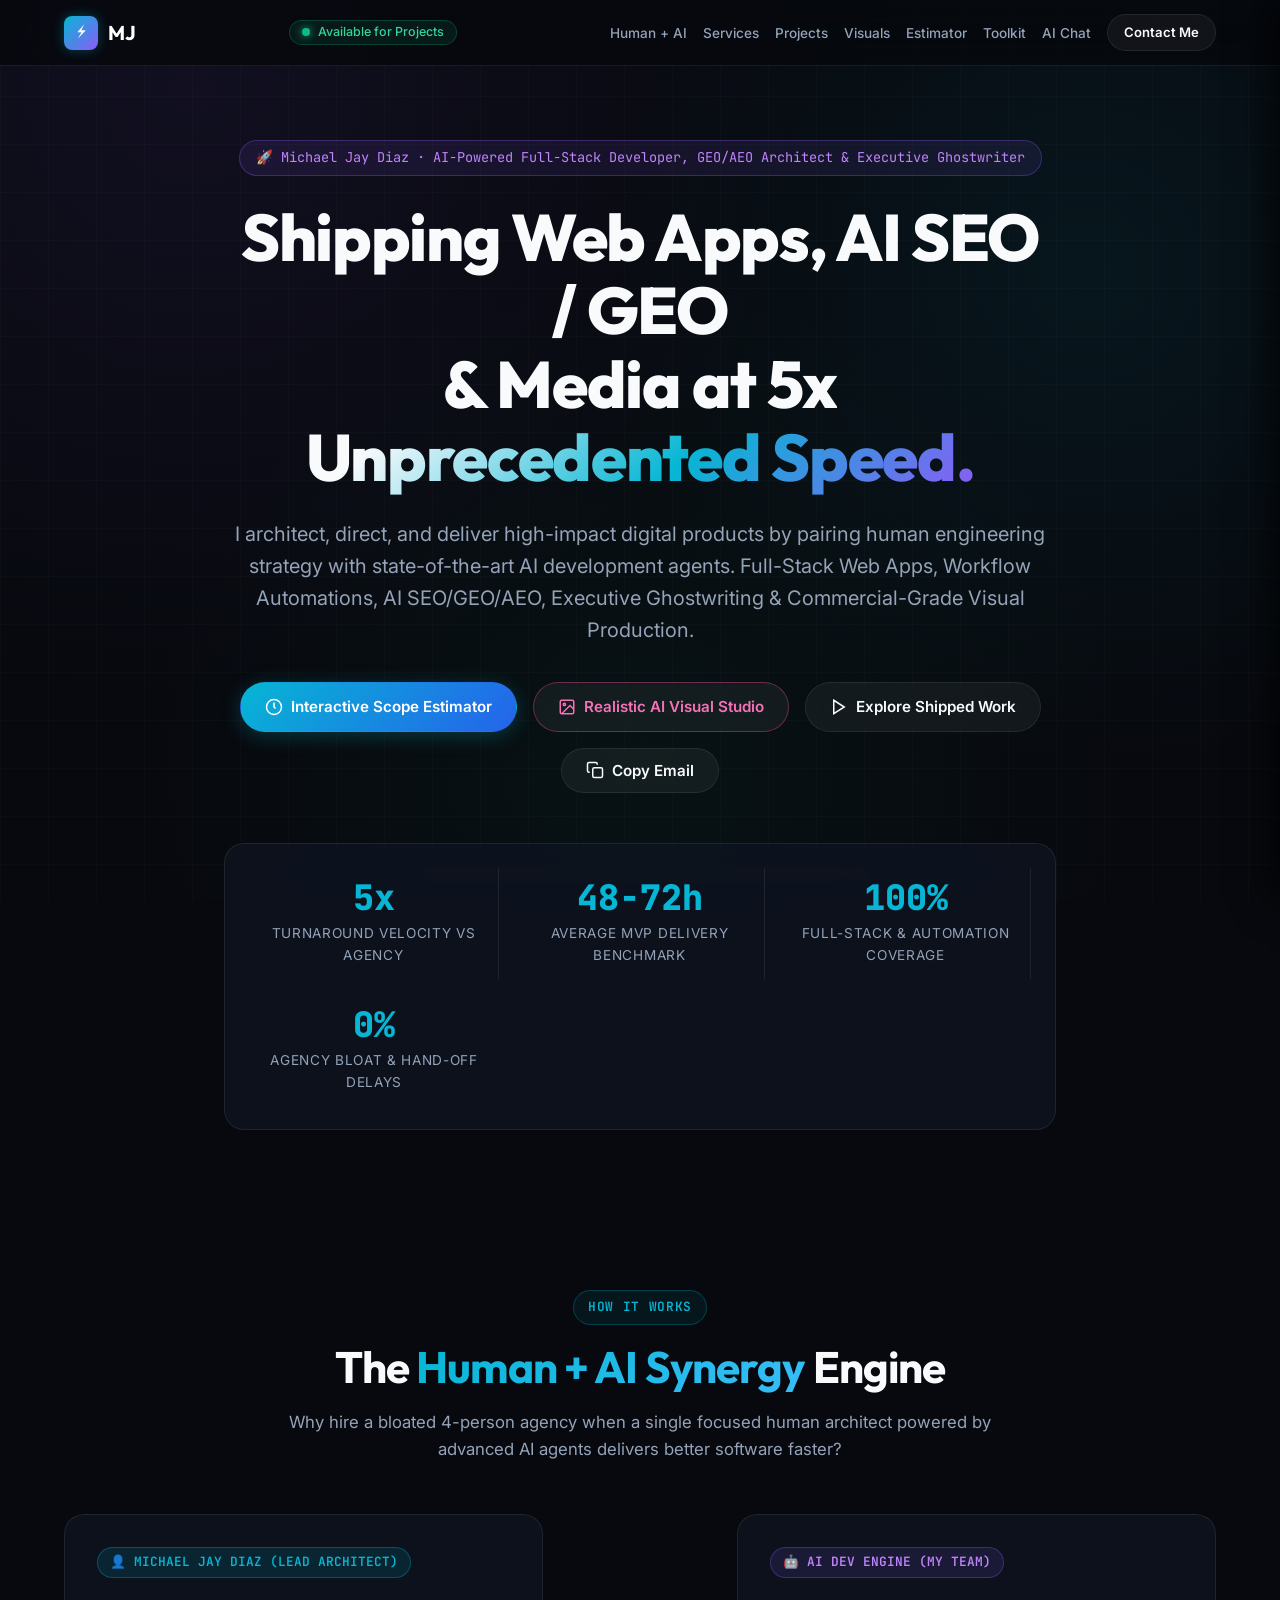
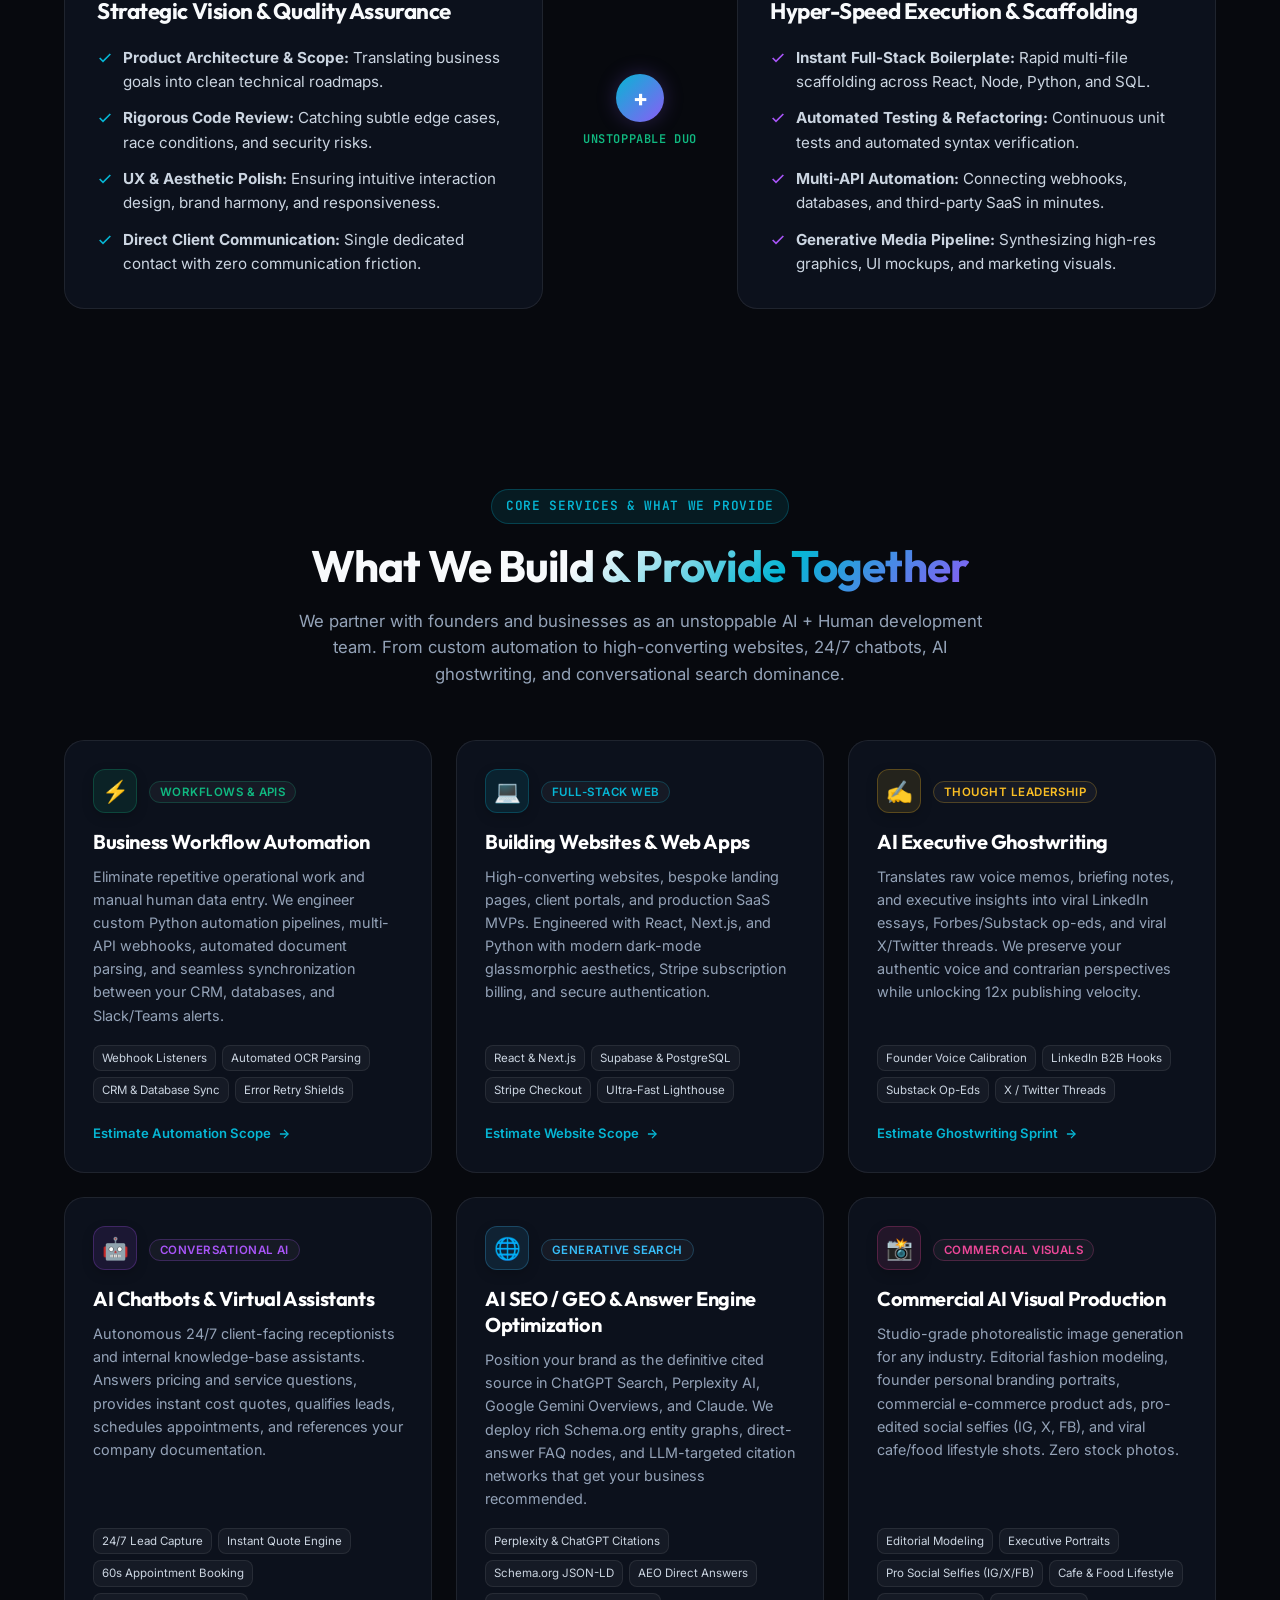
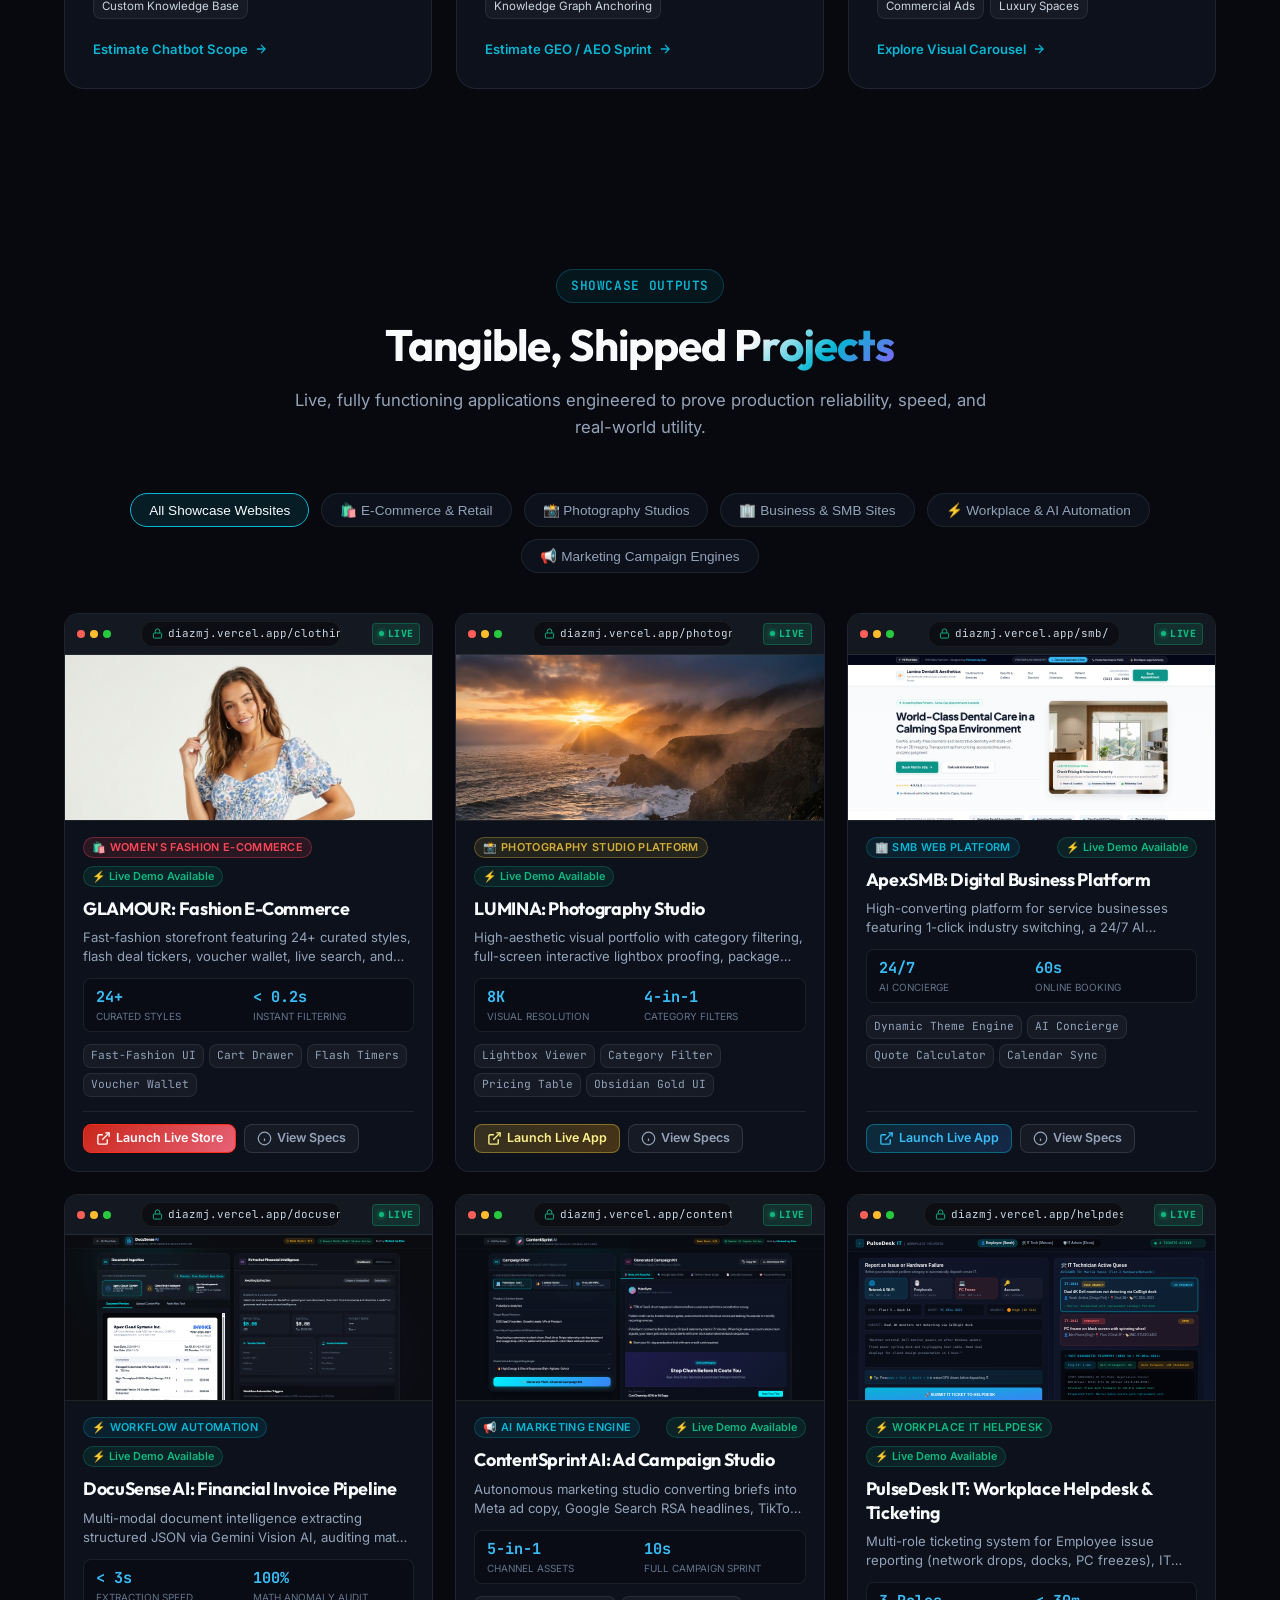
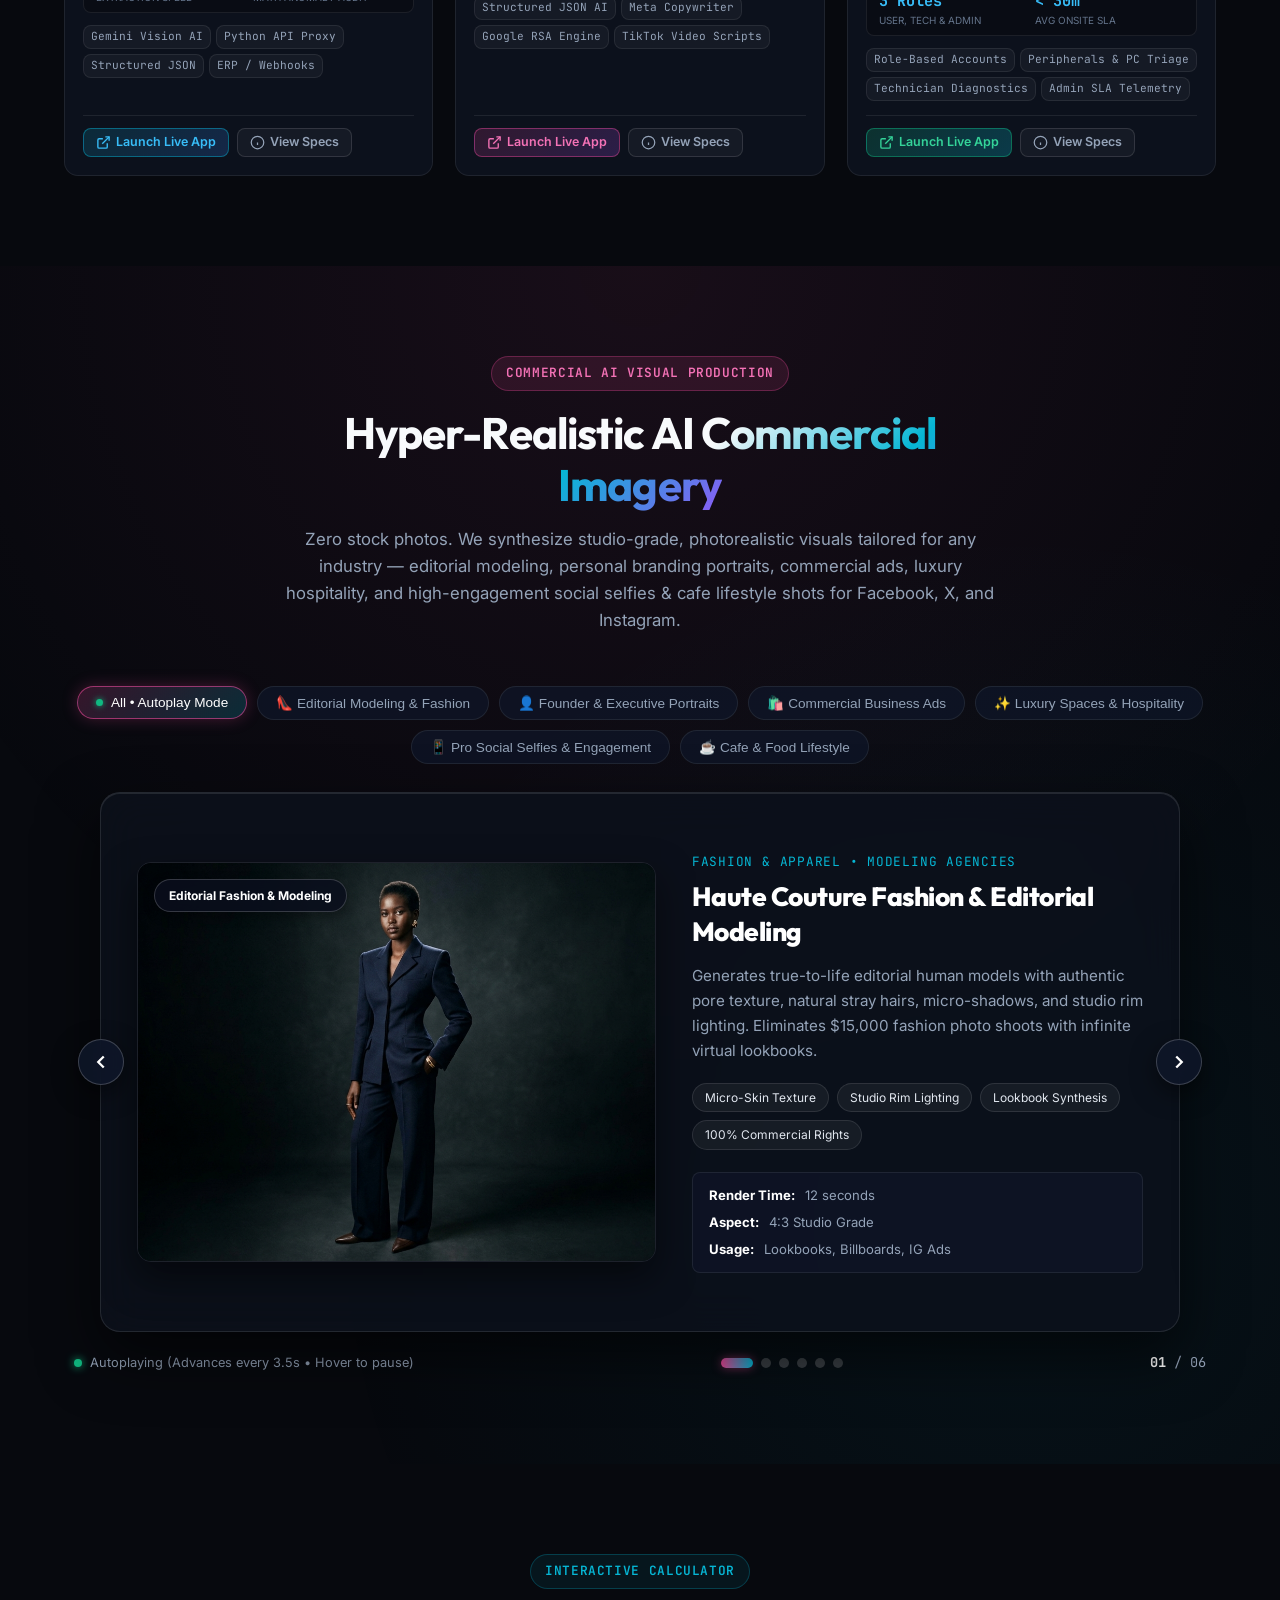
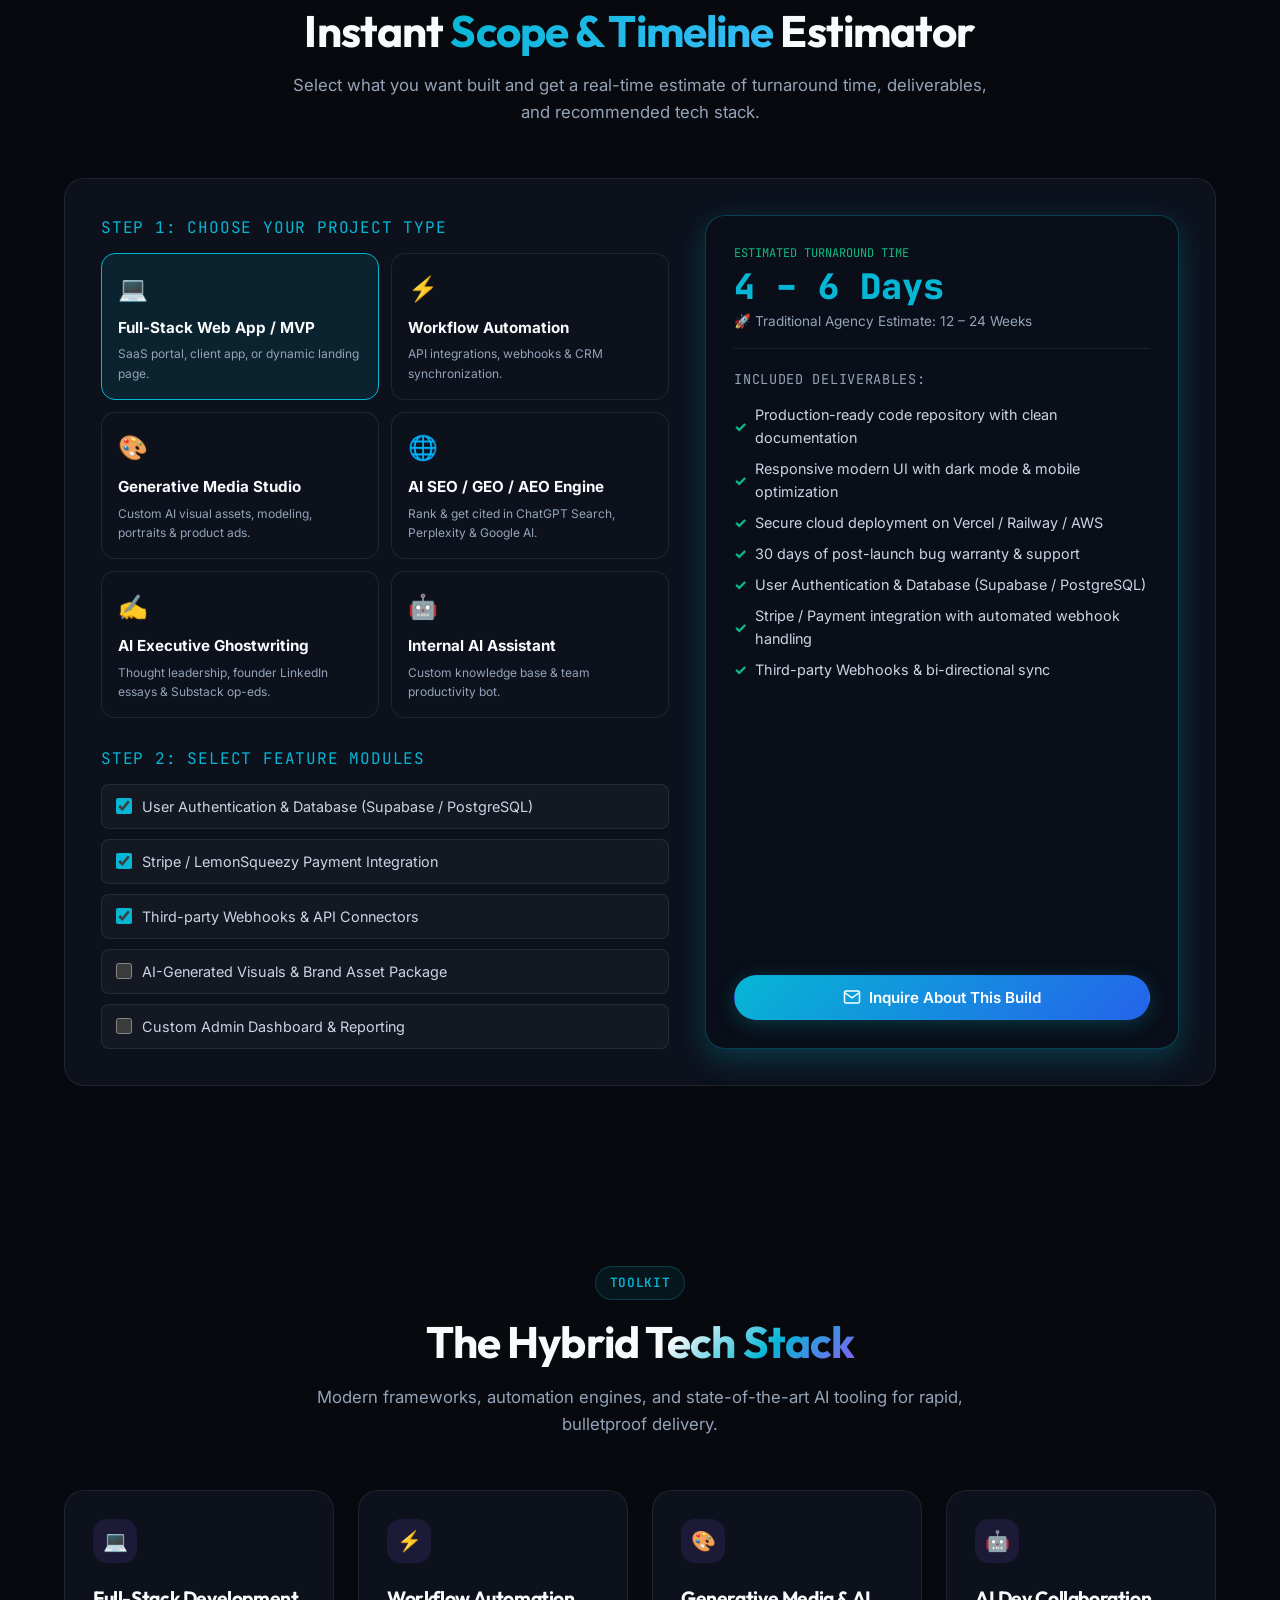
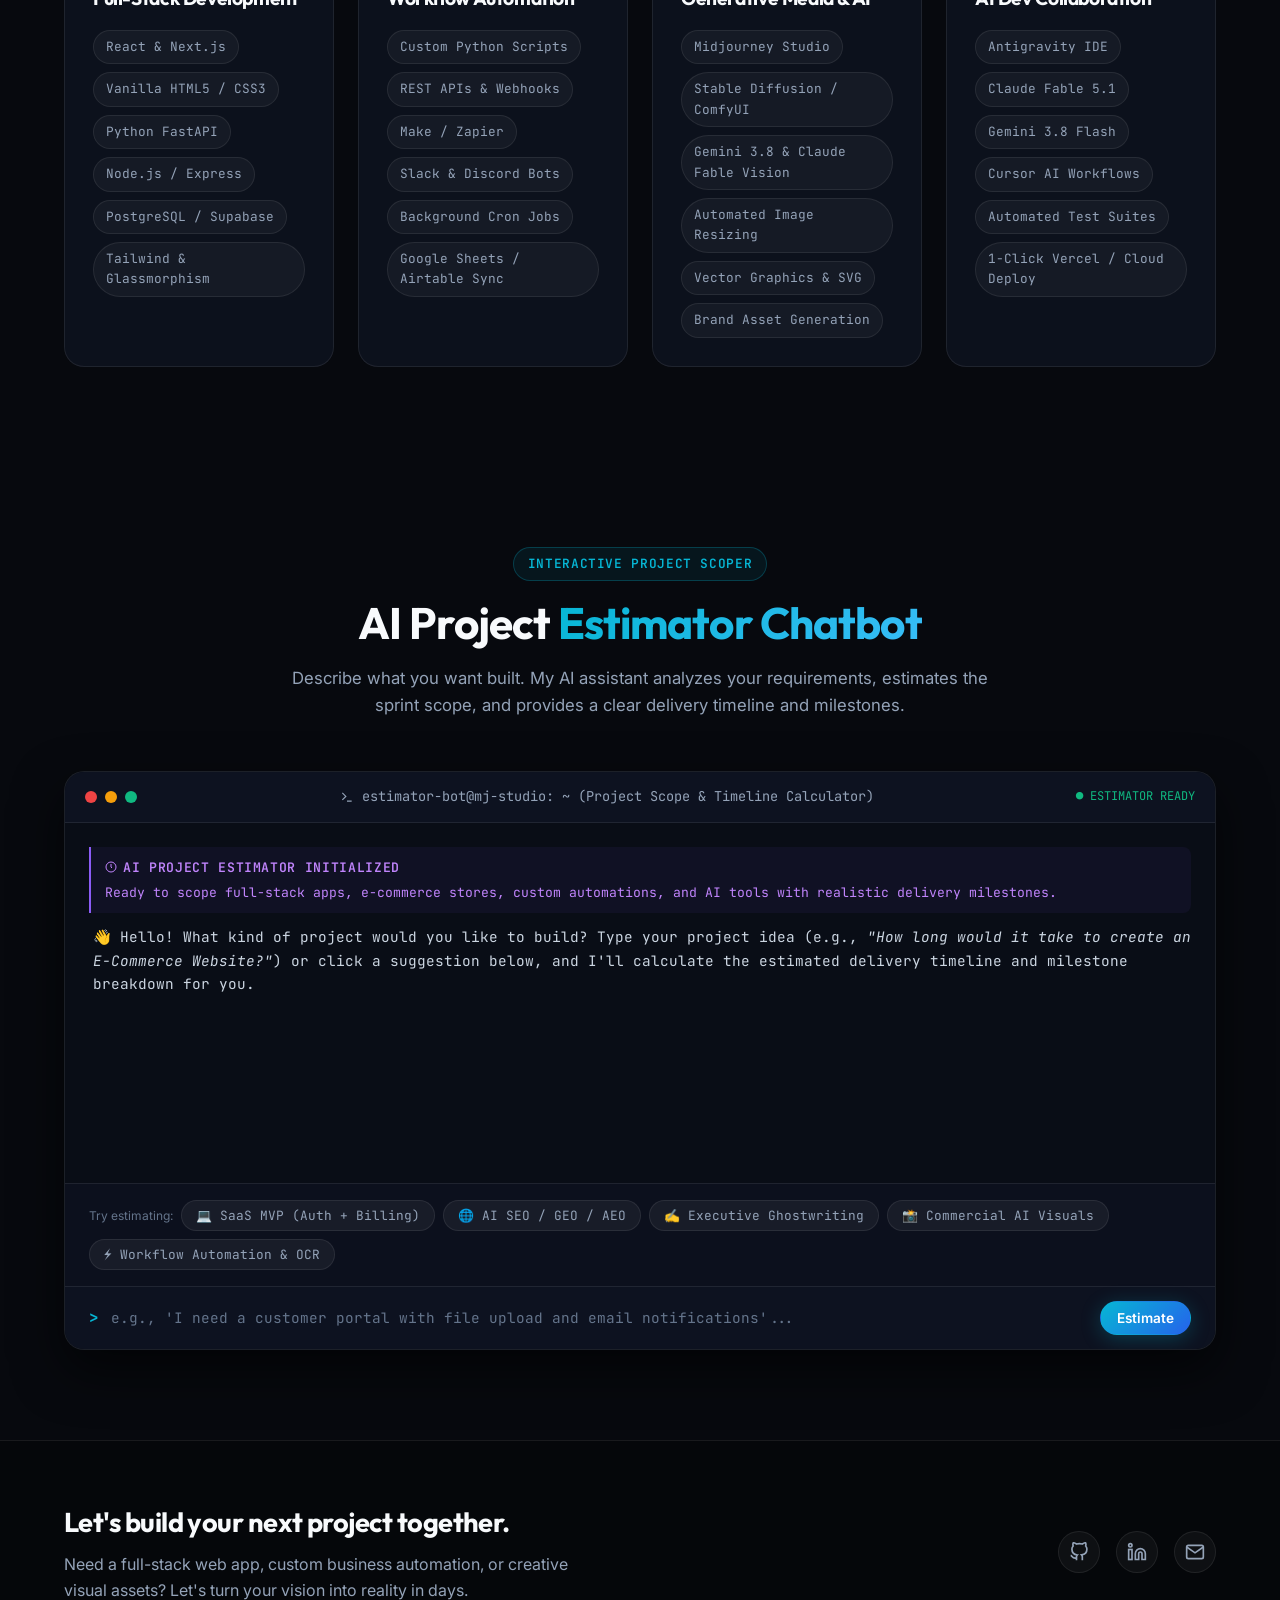
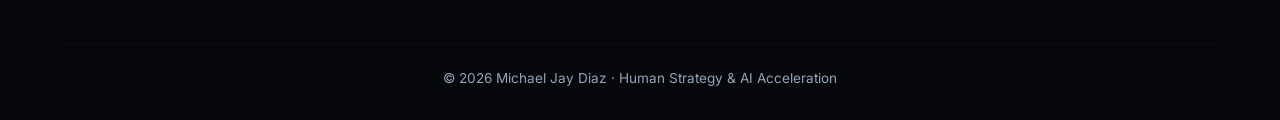
<file: index.html>
<!DOCTYPE html>
<html lang="en">
<head>
  <meta charset="UTF-8">
  <meta name="viewport" content="width=device-width, initial-scale=1.0">
  <title>Michael Jay Diaz — AI-Powered Developer & Automation Specialist</title>
  <meta name="description" content="Portfolio of Michael Jay Diaz — AI-Powered Full-Stack Developer and Automation Specialist. Building web applications, custom workflow automations, and generative digital assets at 5x speed.">
  <meta name="author" content="Michael Jay Diaz">
  <meta name="keywords" content="Michael Jay Diaz, AI Developer, AI-Assisted Developer, Centaur Developer, Full Stack, Workflow Automation, Web Apps, Generative AI">
  
  <!-- Modern Typography -->
  <link rel="preconnect" href="https://fonts.googleapis.com">
  <link rel="preconnect" href="https://fonts.gstatic.com" crossorigin>
  <link href="https://fonts.googleapis.com/css2?family=Inter:wght@300;400;500;600;700&family=JetBrains+Mono:wght@400;500;700&family=Outfit:wght@500;600;700;800&display=swap" rel="stylesheet">
  
  <link rel="stylesheet" href="style.css">
</head>
<body>

  <!-- Navigation Bar -->
  <header class="navbar" id="navbar">
    <div class="container nav-container">
      <a href="#hero" class="nav-logo">
        <span class="logo-badge">⚡</span>
        <span class="logo-text">MJ</span>
      </a>

      <div class="nav-status">
        <span class="pulse-dot"></span>
        <span class="status-text">Available for Projects</span>
      </div>

      <nav class="desktop-nav">
        <ul class="nav-links">
          <li><a href="#synergy" class="nav-link">Human + AI</a></li>
          <li><a href="#services" class="nav-link">Services</a></li>
          <li><a href="#projects" class="nav-link">Projects</a></li>
          <li><a href="#visual-studio" class="nav-link">Visuals</a></li>
          <li><a href="#estimator" class="nav-link">Estimator</a></li>
          <li><a href="#skills" class="nav-link">Toolkit</a></li>
          <li><a href="#terminal-section" class="nav-link">AI Chat</a></li>
          <li><a href="#contact" class="btn btn-secondary btn-sm nav-cta-btn">Contact Me</a></li>
        </ul>
      </nav>

      <!-- Mobile Hamburger Button -->
      <button class="mobile-toggle" id="mobile-toggle" aria-label="Toggle navigation menu">
        <span class="hamburger-bar"></span>
        <span class="hamburger-bar"></span>
        <span class="hamburger-bar"></span>
      </button>
    </div>

    <!-- Mobile Navigation Backdrop & Drawer -->
    <div class="mobile-nav-backdrop" id="mobile-nav-backdrop"></div>
    <div class="mobile-nav-drawer" id="mobile-nav-drawer">
      <div class="mobile-nav-header">
        <div class="nav-status mobile-status">
          <span class="pulse-dot"></span>
          <span>Available for Projects & Contracts</span>
        </div>
        <button class="mobile-close-btn" id="mobile-close-btn" aria-label="Close menu">&times;</button>
      </div>
      <ul class="mobile-nav-links">
        <li><a href="#synergy" class="mobile-link"><span>01</span> Human + AI Synergy</a></li>
        <li><a href="#services" class="mobile-link"><span>02</span> What We Provide (Services)</a></li>
        <li><a href="#projects" class="mobile-link"><span>03</span> Tangible Shipped Projects</a></li>
        <li><a href="#visual-studio" class="mobile-link"><span>04</span> Commercial AI Visuals</a></li>
        <li><a href="#estimator" class="mobile-link"><span>05</span> Instant Scope Estimator</a></li>
        <li><a href="#skills" class="mobile-link"><span>06</span> Tech Stack & Toolkit</a></li>
        <li><a href="#terminal-section" class="mobile-link"><span>07</span> AI Estimator Chatbot</a></li>
      </ul>
      <div class="mobile-nav-footer">
        <a href="#contact" class="btn btn-primary" id="mobile-contact-btn" style="width: 100%; text-align: center;">Contact Michael Jay Diaz</a>
      </div>
    </div>
  </header>

  <!-- Hero Section -->
  <section class="hero" id="hero">
    <div class="container hero-content">
      <div class="hero-pill">
        <span>🚀 Michael Jay Diaz · AI-Powered Full-Stack Developer, GEO/AEO Architect & Executive Ghostwriter</span>
      </div>
      
      <h1 class="hero-title">
        Shipping Web Apps, AI SEO / GEO <br>
        & Media at <span class="text-gradient">5x Unprecedented Speed.</span>
      </h1>

      <p class="hero-subtitle">
        I architect, direct, and deliver high-impact digital products by pairing human engineering strategy with state-of-the-art AI development agents. Full-Stack Web Apps, Workflow Automations, AI SEO/GEO/AEO, Executive Ghostwriting & Commercial-Grade Visual Production.
      </p>

      <div class="hero-actions">
        <a href="#estimator" class="btn btn-primary">
          <svg width="18" height="18" viewBox="0 0 24 24" fill="none" stroke="currentColor" stroke-width="2"><circle cx="12" cy="12" r="10"></circle><polyline points="12 6 12 12 14 14"></polyline></svg>
          Interactive Scope Estimator
        </a>
        <a href="#visual-studio" class="btn btn-secondary" style="border-color: rgba(236, 72, 153, 0.4); color: #f472b6;">
          <svg width="18" height="18" viewBox="0 0 24 24" fill="none" stroke="currentColor" stroke-width="2"><rect x="3" y="3" width="18" height="18" rx="2" ry="2"/><circle cx="8.5" cy="8.5" r="1.5"/><polyline points="21 15 16 10 5 21"/></svg>
          Realistic AI Visual Studio
        </a>
        <a href="#projects" class="btn btn-secondary">
          <svg width="18" height="18" viewBox="0 0 24 24" fill="none" stroke="currentColor" stroke-width="2"><polygon points="5 3 19 12 5 21 5 3"></polygon></svg>
          Explore Shipped Work
        </a>
        <button class="btn btn-secondary" id="btn-copy-email">
          <svg width="18" height="18" viewBox="0 0 24 24" fill="none" stroke="currentColor" stroke-width="2"><rect x="9" y="9" width="13" height="13" rx="2" ry="2"></rect><path d="M5 15H4a2 2 0 0 1-2-2V4a2 2 0 0 1 2-2h9a2 2 0 0 1 2 2v1"></path></svg>
          Copy Email
        </button>
      </div>

      <!-- Real Telemetry Bar -->
      <div class="metrics-grid">
        <div class="metric-item">
          <div class="metric-value">5x</div>
          <div class="metric-label">Turnaround Velocity vs Agency</div>
        </div>
        <div class="metric-item">
          <div class="metric-value">48-72h</div>
          <div class="metric-label">Average MVP Delivery Benchmark</div>
        </div>
        <div class="metric-item">
          <div class="metric-value">100%</div>
          <div class="metric-label">Full-Stack & Automation Coverage</div>
        </div>
        <div class="metric-item">
          <div class="metric-value">0%</div>
          <div class="metric-label">Agency Bloat & Hand-off Delays</div>
        </div>
      </div>
    </div>
  </section>

  <!-- The Human + AI Synergy Section -->
  <section class="section" id="synergy">
    <div class="container">
      <div class="section-header">
        <span class="section-tag">How It Works</span>
        <h2 class="section-title">The <span class="text-gradient-cyan">Human + AI Synergy</span> Engine</h2>
        <p class="section-desc">
          Why hire a bloated 4-person agency when a single focused human architect powered by advanced AI agents delivers better software faster?
        </p>
      </div>

      <div class="synergy-grid">
        <!-- Left: Human Director -->
        <div class="synergy-card">
          <div class="synergy-badge badge-human">
            <span>👤 MICHAEL JAY DIAZ (LEAD ARCHITECT)</span>
          </div>
          <h3 class="synergy-title">Strategic Vision & Quality Assurance</h3>
          <ul class="synergy-list">
            <li>
              <svg width="16" height="16" viewBox="0 0 24 24" fill="none" stroke="#06b6d4" stroke-width="2.5"><polyline points="20 6 9 17 4 12"></polyline></svg>
              <span><strong>Product Architecture & Scope:</strong> Translating business goals into clean technical roadmaps.</span>
            </li>
            <li>
              <svg width="16" height="16" viewBox="0 0 24 24" fill="none" stroke="#06b6d4" stroke-width="2.5"><polyline points="20 6 9 17 4 12"></polyline></svg>
              <span><strong>Rigorous Code Review:</strong> Catching subtle edge cases, race conditions, and security risks.</span>
            </li>
            <li>
              <svg width="16" height="16" viewBox="0 0 24 24" fill="none" stroke="#06b6d4" stroke-width="2.5"><polyline points="20 6 9 17 4 12"></polyline></svg>
              <span><strong>UX & Aesthetic Polish:</strong> Ensuring intuitive interaction design, brand harmony, and responsiveness.</span>
            </li>
            <li>
              <svg width="16" height="16" viewBox="0 0 24 24" fill="none" stroke="#06b6d4" stroke-width="2.5"><polyline points="20 6 9 17 4 12"></polyline></svg>
              <span><strong>Direct Client Communication:</strong> Single dedicated contact with zero communication friction.</span>
            </li>
          </ul>
        </div>

        <!-- Middle: Connector -->
        <div class="synergy-connector">
          <div class="synergy-plus">+</div>
          <div class="synergy-equals">Unstoppable Duo</div>
        </div>

        <!-- Right: AI Development Engine -->
        <div class="synergy-card">
          <div class="synergy-badge badge-ai">
            <span>🤖 AI DEV ENGINE (MY TEAM)</span>
          </div>
          <h3 class="synergy-title">Hyper-Speed Execution & Scaffolding</h3>
          <ul class="synergy-list">
            <li>
              <svg width="16" height="16" viewBox="0 0 24 24" fill="none" stroke="#a855f7" stroke-width="2.5"><polyline points="20 6 9 17 4 12"></polyline></svg>
              <span><strong>Instant Full-Stack Boilerplate:</strong> Rapid multi-file scaffolding across React, Node, Python, and SQL.</span>
            </li>
            <li>
              <svg width="16" height="16" viewBox="0 0 24 24" fill="none" stroke="#a855f7" stroke-width="2.5"><polyline points="20 6 9 17 4 12"></polyline></svg>
              <span><strong>Automated Testing & Refactoring:</strong> Continuous unit tests and automated syntax verification.</span>
            </li>
            <li>
              <svg width="16" height="16" viewBox="0 0 24 24" fill="none" stroke="#a855f7" stroke-width="2.5"><polyline points="20 6 9 17 4 12"></polyline></svg>
              <span><strong>Multi-API Automation:</strong> Connecting webhooks, databases, and third-party SaaS in minutes.</span>
            </li>
            <li>
              <svg width="16" height="16" viewBox="0 0 24 24" fill="none" stroke="#a855f7" stroke-width="2.5"><polyline points="20 6 9 17 4 12"></polyline></svg>
              <span><strong>Generative Media Pipeline:</strong> Synthesizing high-res graphics, UI mockups, and marketing visuals.</span>
            </li>
          </ul>
        </div>
      </div>
    </div>
  </section>

  <!-- What We Provide / Core Services Section -->
  <section class="section" id="services">
    <div class="container">
      <div class="section-header">
        <span class="section-tag" style="color: var(--accent-cyan); background: rgba(6, 182, 212, 0.1); border-color: rgba(6, 182, 212, 0.25);">
          Core Services & What We Provide
        </span>
        <h2 class="section-title">
          What We <span class="text-gradient">Build & Provide Together</span>
        </h2>
        <p class="section-desc">
          We partner with founders and businesses as an unstoppable AI + Human development team. From custom automation to high-converting websites, 24/7 chatbots, AI ghostwriting, and conversational search dominance.
        </p>
      </div>

      <div class="services-grid">
        <!-- Service 1: Workflow Automation to Your Works -->
        <div class="service-card">
          <div class="service-card-header">
            <div class="service-icon-box" style="color: #10b981; background: rgba(16, 185, 129, 0.1); border-color: rgba(16, 185, 129, 0.25);">
              ⚡
            </div>
            <div>
              <span class="service-badge" style="color: #10b981; border-color: rgba(16, 185, 129, 0.25);">Workflows & APIs</span>
            </div>
          </div>
          <h3 class="service-title">Business Workflow Automation</h3>
          <p class="service-desc">
            Eliminate repetitive operational work and manual human data entry. We engineer custom Python automation pipelines, multi-API webhooks, automated document parsing, and seamless synchronization between your CRM, databases, and Slack/Teams alerts.
          </p>
          <div class="service-tags-row">
            <span class="service-mini-tag">Webhook Listeners</span>
            <span class="service-mini-tag">Automated OCR Parsing</span>
            <span class="service-mini-tag">CRM & Database Sync</span>
            <span class="service-mini-tag">Error Retry Shields</span>
          </div>
          <a href="#estimator" class="service-cta">
            <span>Estimate Automation Scope</span>
            <svg width="14" height="14" viewBox="0 0 24 24" fill="none" stroke="currentColor" stroke-width="2.2"><path d="M5 12h14"></path><path d="M12 5l7 7-7 7"></path></svg>
          </a>
        </div>

        <!-- Service 2: Building Websites & Web Apps -->
        <div class="service-card">
          <div class="service-card-header">
            <div class="service-icon-box" style="color: #06b6d4; background: rgba(6, 182, 212, 0.1); border-color: rgba(6, 182, 212, 0.25);">
              💻
            </div>
            <div>
              <span class="service-badge" style="color: #06b6d4; border-color: rgba(6, 182, 212, 0.25);">Full-Stack Web</span>
            </div>
          </div>
          <h3 class="service-title">Building Websites & Web Apps</h3>
          <p class="service-desc">
            High-converting websites, bespoke landing pages, client portals, and production SaaS MVPs. Engineered with React, Next.js, and Python with modern dark-mode glassmorphic aesthetics, Stripe subscription billing, and secure authentication.
          </p>
          <div class="service-tags-row">
            <span class="service-mini-tag">React & Next.js</span>
            <span class="service-mini-tag">Supabase & PostgreSQL</span>
            <span class="service-mini-tag">Stripe Checkout</span>
            <span class="service-mini-tag">Ultra-Fast Lighthouse</span>
          </div>
          <a href="#estimator" class="service-cta">
            <span>Estimate Website Scope</span>
            <svg width="14" height="14" viewBox="0 0 24 24" fill="none" stroke="currentColor" stroke-width="2.2"><path d="M5 12h14"></path><path d="M12 5l7 7-7 7"></path></svg>
          </a>
        </div>

        <!-- Service 3: AI Executive Ghostwriting -->
        <div class="service-card">
          <div class="service-card-header">
            <div class="service-icon-box" style="color: #fbbf24; background: rgba(251, 191, 36, 0.1); border-color: rgba(251, 191, 36, 0.25);">
              ✍️
            </div>
            <div>
              <span class="service-badge" style="color: #fbbf24; border-color: rgba(251, 191, 36, 0.25);">Thought Leadership</span>
            </div>
          </div>
          <h3 class="service-title">AI Executive Ghostwriting</h3>
          <p class="service-desc">
            Translates raw voice memos, briefing notes, and executive insights into viral LinkedIn essays, Forbes/Substack op-eds, and viral X/Twitter threads. We preserve your authentic voice and contrarian perspectives while unlocking 12x publishing velocity.
          </p>
          <div class="service-tags-row">
            <span class="service-mini-tag">Founder Voice Calibration</span>
            <span class="service-mini-tag">LinkedIn B2B Hooks</span>
            <span class="service-mini-tag">Substack Op-Eds</span>
            <span class="service-mini-tag">X / Twitter Threads</span>
          </div>
          <a href="#estimator" class="service-cta">
            <span>Estimate Ghostwriting Sprint</span>
            <svg width="14" height="14" viewBox="0 0 24 24" fill="none" stroke="currentColor" stroke-width="2.2"><path d="M5 12h14"></path><path d="M12 5l7 7-7 7"></path></svg>
          </a>
        </div>

        <!-- Service 4: 24/7 AI Chatbots & Smart Concierges -->
        <div class="service-card">
          <div class="service-card-header">
            <div class="service-icon-box" style="color: #a855f7; background: rgba(168, 85, 247, 0.1); border-color: rgba(168, 85, 247, 0.25);">
              🤖
            </div>
            <div>
              <span class="service-badge" style="color: #a855f7; border-color: rgba(168, 85, 247, 0.25);">Conversational AI</span>
            </div>
          </div>
          <h3 class="service-title">AI Chatbots & Virtual Assistants</h3>
          <p class="service-desc">
            Autonomous 24/7 client-facing receptionists and internal knowledge-base assistants. Answers pricing and service questions, provides instant cost quotes, qualifies leads, schedules appointments, and references your company documentation.
          </p>
          <div class="service-tags-row">
            <span class="service-mini-tag">24/7 Lead Capture</span>
            <span class="service-mini-tag">Instant Quote Engine</span>
            <span class="service-mini-tag">60s Appointment Booking</span>
            <span class="service-mini-tag">Custom Knowledge Base</span>
          </div>
          <a href="#estimator" class="service-cta">
            <span>Estimate Chatbot Scope</span>
            <svg width="14" height="14" viewBox="0 0 24 24" fill="none" stroke="currentColor" stroke-width="2.2"><path d="M5 12h14"></path><path d="M12 5l7 7-7 7"></path></svg>
          </a>
        </div>

        <!-- Service 5: AI SEO / GEO / AEO -->
        <div class="service-card">
          <div class="service-card-header">
            <div class="service-icon-box" style="color: #38bdf8; background: rgba(56, 189, 248, 0.1); border-color: rgba(56, 189, 248, 0.25);">
              🌐
            </div>
            <div>
              <span class="service-badge" style="color: #38bdf8; border-color: rgba(56, 189, 248, 0.25);">Generative Search</span>
            </div>
          </div>
          <h3 class="service-title">AI SEO / GEO & Answer Engine Optimization</h3>
          <p class="service-desc">
            Position your brand as the definitive cited source in ChatGPT Search, Perplexity AI, Google Gemini Overviews, and Claude. We deploy rich Schema.org entity graphs, direct-answer FAQ nodes, and LLM-targeted citation networks that get your business recommended.
          </p>
          <div class="service-tags-row">
            <span class="service-mini-tag">Perplexity & ChatGPT Citations</span>
            <span class="service-mini-tag">Schema.org JSON-LD</span>
            <span class="service-mini-tag">AEO Direct Answers</span>
            <span class="service-mini-tag">Knowledge Graph Anchoring</span>
          </div>
          <a href="#estimator" class="service-cta">
            <span>Estimate GEO / AEO Sprint</span>
            <svg width="14" height="14" viewBox="0 0 24 24" fill="none" stroke="currentColor" stroke-width="2.2"><path d="M5 12h14"></path><path d="M12 5l7 7-7 7"></path></svg>
          </a>
        </div>

        <!-- Service 6: Commercial Generative Visuals -->
        <div class="service-card">
          <div class="service-card-header">
            <div class="service-icon-box" style="color: #ec4899; background: rgba(236, 72, 153, 0.1); border-color: rgba(236, 72, 153, 0.25);">
              📸
            </div>
            <div>
              <span class="service-badge" style="color: #ec4899; border-color: rgba(236, 72, 153, 0.25);">Commercial Visuals</span>
            </div>
          </div>
          <h3 class="service-title">Commercial AI Visual Production</h3>
          <p class="service-desc">
            Studio-grade photorealistic image generation for any industry. Editorial fashion modeling, founder personal branding portraits, commercial e-commerce product ads, pro-edited social selfies (IG, X, FB), and viral cafe/food lifestyle shots. Zero stock photos.
          </p>
          <div class="service-tags-row">
            <span class="service-mini-tag">Editorial Modeling</span>
            <span class="service-mini-tag">Executive Portraits</span>
            <span class="service-mini-tag">Pro Social Selfies (IG/X/FB)</span>
            <span class="service-mini-tag">Cafe & Food Lifestyle</span>
            <span class="service-mini-tag">Commercial Ads</span>
            <span class="service-mini-tag">Luxury Spaces</span>
          </div>
          <a href="#visual-studio" class="service-cta">
            <span>Explore Visual Carousel</span>
            <svg width="14" height="14" viewBox="0 0 24 24" fill="none" stroke="currentColor" stroke-width="2.2"><path d="M5 12h14"></path><path d="M12 5l7 7-7 7"></path></svg>
          </a>
        </div>
      </div>
    </div>
  </section>

  <!-- Featured Shipped Work -->
  <section class="section" id="projects">
    <div class="container">
      <div class="section-header">
        <span class="section-tag">Showcase Outputs</span>
        <h2 class="section-title">Tangible, Shipped <span class="text-gradient">Projects</span></h2>
        <p class="section-desc">
          Live, fully functioning applications engineered to prove production reliability, speed, and real-world utility.
        </p>
      </div>

      <!-- Category Filter -->
      <div class="projects-filter">
        <button class="filter-btn active" data-filter="all">All Showcase Websites</button>
        <button class="filter-btn" data-filter="ecommerce">🛍️ E-Commerce & Retail</button>
        <button class="filter-btn" data-filter="photography">📸 Photography Studios</button>
        <button class="filter-btn" data-filter="webapp">🏢 Business & SMB Sites</button>
        <button class="filter-btn" data-filter="automation">⚡ Workplace &amp; AI Automation</button>
        <button class="filter-btn" data-filter="media">📢 Marketing Campaign Engines</button>
      </div>

      <!-- Projects Grid (Visual Website Showcase Mockups) -->
      <div class="projects-grid">
        
        <!-- Showcase 1: GLAMOUR THE LABEL (E-Commerce Storefront) -->
        <div class="project-card" data-category="ecommerce">
          <div class="project-mockup-frame">
            <div class="mockup-browser-bar">
              <div class="mockup-dots">
                <span class="dot dot-red"></span>
                <span class="dot dot-yellow"></span>
                <span class="dot dot-green"></span>
              </div>
              <div class="mockup-url-bar">
                <svg class="lock-icon" viewBox="0 0 24 24" fill="none" stroke="currentColor" stroke-width="2">
                  <rect x="3" y="11" width="18" height="11" rx="2" ry="2"></rect>
                  <path d="M7 11V7a5 5 0 0 1 10 0v4"></path>
                </svg>
                <span>diazmj.vercel.app/clothing/</span>
              </div>
              <span class="mockup-live-indicator">LIVE</span>
            </div>
            <div class="mockup-screen">
              <img src="assets/preview_ecommerce.jpg" alt="GLAMOUR THE LABEL Storefront Preview" class="mockup-img" loading="lazy">
              <div class="mockup-hover-overlay">
                <a href="clothing/" target="_blank" class="mockup-launch-pill">
                  <span>⚡ Launch Live Store</span>
                  <svg width="14" height="14" viewBox="0 0 24 24" fill="none" stroke="currentColor" stroke-width="2.5"><path d="M18 13v6a2 2 0 0 1-2 2H5a2 2 0 0 1-2-2V8a2 2 0 0 1 2-2h6"></path><polyline points="15 3 21 3 21 9"></polyline><line x1="10" y1="14" x2="21" y2="3"></line></svg>
                </a>
              </div>
            </div>
          </div>
          <div class="project-card-body">
            <div>
              <div class="project-badge-bar">
                <span class="project-cat" style="color: #ff4757; background: rgba(255, 71, 87, 0.12); border-color: rgba(255, 71, 87, 0.35);">🛍️ Women's Fashion E-Commerce</span>
                <span class="project-speed-tag">⚡ Live Demo Available</span>
              </div>
              <h3 class="project-title">GLAMOUR: Fashion E-Commerce</h3>
              <p class="project-summary">
                Fast-fashion storefront featuring 24+ curated styles, flash deal tickers, voucher wallet, live search, and slide-out shopping bag drawer.
              </p>
              <div class="project-metrics">
                <div class="card-metric">
                  <div class="card-metric-val">24+</div>
                  <div class="card-metric-lbl">Curated Styles</div>
                </div>
                <div class="card-metric">
                  <div class="card-metric-val">&lt; 0.2s</div>
                  <div class="card-metric-lbl">Instant Filtering</div>
                </div>
              </div>
              <div class="project-tech">
                <span class="tech-tag">Fast-Fashion UI</span>
                <span class="tech-tag">Cart Drawer</span>
                <span class="tech-tag">Flash Timers</span>
                <span class="tech-tag">Voucher Wallet</span>
              </div>
            </div>
            <div class="project-links">
              <a href="clothing/" target="_blank" class="card-btn card-btn-primary" style="background: linear-gradient(135deg, rgba(250, 44, 25, 0.8), rgba(255, 107, 129, 0.9)); border-color: #fa2c19; color: #ffffff;">
                <svg width="15" height="15" viewBox="0 0 24 24" fill="none" stroke="currentColor" stroke-width="2.2"><path d="M18 13v6a2 2 0 0 1-2 2H5a2 2 0 0 1-2-2V8a2 2 0 0 1 2-2h6"></path><polyline points="15 3 21 3 21 9"></polyline><line x1="10" y1="14" x2="21" y2="3"></line></svg>
                <span>Launch Live Store</span>
              </a>
              <button type="button" class="card-btn card-btn-secondary btn-view-arch" data-project="glamourlabel">
                <svg width="15" height="15" viewBox="0 0 24 24" fill="none" stroke="currentColor" stroke-width="2"><circle cx="12" cy="12" r="10"></circle><line x1="12" y1="16" x2="12" y2="12"></line><line x1="12" y1="8" x2="12.01" y2="8"></line></svg>
                <span>View Specs</span>
              </button>
            </div>
          </div>
        </div>

        <!-- Showcase 2: LUMINA STUDIO (Photography Showcase) -->
        <div class="project-card" data-category="photography">
          <div class="project-mockup-frame">
            <div class="mockup-browser-bar">
              <div class="mockup-dots">
                <span class="dot dot-red"></span>
                <span class="dot dot-yellow"></span>
                <span class="dot dot-green"></span>
              </div>
              <div class="mockup-url-bar">
                <svg class="lock-icon" viewBox="0 0 24 24" fill="none" stroke="currentColor" stroke-width="2">
                  <rect x="3" y="11" width="18" height="11" rx="2" ry="2"></rect>
                  <path d="M7 11V7a5 5 0 0 1 10 0v4"></path>
                </svg>
                <span>diazmj.vercel.app/photography/</span>
              </div>
              <span class="mockup-live-indicator">LIVE</span>
            </div>
            <div class="mockup-screen">
              <img src="assets/preview_photography.jpg" alt="LUMINA Photography Studio Preview" class="mockup-img" loading="lazy">
              <div class="mockup-hover-overlay">
                <a href="photography/" target="_blank" class="mockup-launch-pill">
                  <span>📸 Explore Photography Studio</span>
                  <svg width="14" height="14" viewBox="0 0 24 24" fill="none" stroke="currentColor" stroke-width="2.5"><path d="M18 13v6a2 2 0 0 1-2 2H5a2 2 0 0 1-2-2V8a2 2 0 0 1 2-2h6"></path><polyline points="15 3 21 3 21 9"></polyline><line x1="10" y1="14" x2="21" y2="3"></line></svg>
                </a>
              </div>
            </div>
          </div>
          <div class="project-card-body">
            <div>
              <div class="project-badge-bar">
                <span class="project-cat" style="color: #d4af37; background: rgba(212, 175, 55, 0.12); border-color: rgba(212, 175, 55, 0.35);">📸 Photography Studio Platform</span>
                <span class="project-speed-tag">⚡ Live Demo Available</span>
              </div>
              <h3 class="project-title">LUMINA: Photography Studio</h3>
              <p class="project-summary">
                High-aesthetic visual portfolio with category filtering, full-screen interactive lightbox proofing, package pricing, and booking flow.
              </p>
              <div class="project-metrics">
                <div class="card-metric">
                  <div class="card-metric-val">8K</div>
                  <div class="card-metric-lbl">Visual Resolution</div>
                </div>
                <div class="card-metric">
                  <div class="card-metric-val">4-in-1</div>
                  <div class="card-metric-lbl">Category Filters</div>
                </div>
              </div>
              <div class="project-tech">
                <span class="tech-tag">Lightbox Viewer</span>
                <span class="tech-tag">Category Filter</span>
                <span class="tech-tag">Pricing Table</span>
                <span class="tech-tag">Obsidian Gold UI</span>
              </div>
            </div>
            <div class="project-links">
              <a href="photography/" target="_blank" class="card-btn card-btn-primary" style="background: linear-gradient(135deg, rgba(212, 175, 55, 0.2), rgba(245, 158, 11, 0.25)); border-color: rgba(212, 175, 55, 0.5); color: #fef08a;">
                <svg width="15" height="15" viewBox="0 0 24 24" fill="none" stroke="currentColor" stroke-width="2.2"><path d="M18 13v6a2 2 0 0 1-2 2H5a2 2 0 0 1-2-2V8a2 2 0 0 1 2-2h6"></path><polyline points="15 3 21 3 21 9"></polyline><line x1="10" y1="14" x2="21" y2="3"></line></svg>
                <span>Launch Live App</span>
              </a>
              <button type="button" class="card-btn card-btn-secondary btn-view-arch" data-project="visioncraft">
                <svg width="15" height="15" viewBox="0 0 24 24" fill="none" stroke="currentColor" stroke-width="2"><circle cx="12" cy="12" r="10"></circle><line x1="12" y1="16" x2="12" y2="12"></line><line x1="12" y1="8" x2="12.01" y2="8"></line></svg>
                <span>View Specs</span>
              </button>
            </div>
          </div>
        </div>

        <!-- Showcase 3: ApexSMB Digital Platform (Business Websites) -->
        <div class="project-card" data-category="webapp">
          <div class="project-mockup-frame">
            <div class="mockup-browser-bar">
              <div class="mockup-dots">
                <span class="dot dot-red"></span>
                <span class="dot dot-yellow"></span>
                <span class="dot dot-green"></span>
              </div>
              <div class="mockup-url-bar">
                <svg class="lock-icon" viewBox="0 0 24 24" fill="none" stroke="currentColor" stroke-width="2">
                  <rect x="3" y="11" width="18" height="11" rx="2" ry="2"></rect>
                  <path d="M7 11V7a5 5 0 0 1 10 0v4"></path>
                </svg>
                <span>diazmj.vercel.app/smb/</span>
              </div>
              <span class="mockup-live-indicator">LIVE</span>
            </div>
            <div class="mockup-screen">
              <img src="assets/preview_smb.png" alt="ApexSMB Digital Platform Preview" class="mockup-img" loading="lazy">
              <div class="mockup-hover-overlay">
                <a href="smb/" target="_blank" class="mockup-launch-pill">
                  <span>🏢 Open SMB Platform</span>
                  <svg width="14" height="14" viewBox="0 0 24 24" fill="none" stroke="currentColor" stroke-width="2.5"><path d="M18 13v6a2 2 0 0 1-2 2H5a2 2 0 0 1-2-2V8a2 2 0 0 1 2-2h6"></path><polyline points="15 3 21 3 21 9"></polyline><line x1="10" y1="14" x2="21" y2="3"></line></svg>
                </a>
              </div>
            </div>
          </div>
          <div class="project-card-body">
            <div>
              <div class="project-badge-bar">
                <span class="project-cat">🏢 SMB Web Platform</span>
                <span class="project-speed-tag">⚡ Live Demo Available</span>
              </div>
              <h3 class="project-title">ApexSMB: Digital Business Platform</h3>
              <p class="project-summary">
                High-converting platform for service businesses featuring 1-click industry switching, a 24/7 AI Concierge, quote calculator, and 60-second booking.
              </p>
              <div class="project-metrics">
                <div class="card-metric">
                  <div class="card-metric-val">24/7</div>
                  <div class="card-metric-lbl">AI Concierge</div>
                </div>
                <div class="card-metric">
                  <div class="card-metric-val">60s</div>
                  <div class="card-metric-lbl">Online Booking</div>
                </div>
              </div>
              <div class="project-tech">
                <span class="tech-tag">Dynamic Theme Engine</span>
                <span class="tech-tag">AI Concierge</span>
                <span class="tech-tag">Quote Calculator</span>
                <span class="tech-tag">Calendar Sync</span>
              </div>
            </div>
            <div class="project-links">
              <a href="smb/" target="_blank" class="card-btn card-btn-primary">
                <svg width="15" height="15" viewBox="0 0 24 24" fill="none" stroke="currentColor" stroke-width="2.2"><path d="M18 13v6a2 2 0 0 1-2 2H5a2 2 0 0 1-2-2V8a2 2 0 0 1 2-2h6"></path><polyline points="15 3 21 3 21 9"></polyline><line x1="10" y1="14" x2="21" y2="3"></line></svg>
                <span>Launch Live App</span>
              </a>
              <button type="button" class="card-btn card-btn-secondary btn-view-arch" data-project="pulsesync">
                <svg width="15" height="15" viewBox="0 0 24 24" fill="none" stroke="currentColor" stroke-width="2"><circle cx="12" cy="12" r="10"></circle><line x1="12" y1="16" x2="12" y2="12"></line><line x1="12" y1="8" x2="12.01" y2="8"></line></svg>
                <span>View Specs</span>
              </button>
            </div>
          </div>
        </div>

        <!-- Showcase 4: DocuSense AI (Workflow Automation & Vision Pipeline) -->
        <div class="project-card" data-category="automation">
          <div class="project-mockup-frame">
            <div class="mockup-browser-bar">
              <div class="mockup-dots">
                <span class="dot dot-red"></span>
                <span class="dot dot-yellow"></span>
                <span class="dot dot-green"></span>
              </div>
              <div class="mockup-url-bar">
                <svg class="lock-icon" viewBox="0 0 24 24" fill="none" stroke="currentColor" stroke-width="2">
                  <rect x="3" y="11" width="18" height="11" rx="2" ry="2"></rect>
                  <path d="M7 11V7a5 5 0 0 1 10 0v4"></path>
                </svg>
                <span>diazmj.vercel.app/docusense/</span>
              </div>
              <span class="mockup-live-indicator">LIVE</span>
            </div>
            <div class="mockup-screen">
              <img src="assets/preview_docusense.png" alt="DocuSense AI Financial Pipeline Preview" class="mockup-img" loading="lazy">
              <div class="mockup-hover-overlay">
                <a href="docusense/" target="_blank" class="mockup-launch-pill">
                  <span>⚡ Launch AI Extraction Pipeline</span>
                  <svg width="14" height="14" viewBox="0 0 24 24" fill="none" stroke="currentColor" stroke-width="2.5"><path d="M18 13v6a2 2 0 0 1-2 2H5a2 2 0 0 1-2-2V8a2 2 0 0 1 2-2h6"></path><polyline points="15 3 21 3 21 9"></polyline><line x1="10" y1="14" x2="21" y2="3"></line></svg>
                </a>
              </div>
            </div>
          </div>
          <div class="project-card-body">
            <div>
              <div class="project-badge-bar">
                <span class="project-cat">⚡ Workflow Automation</span>
                <span class="project-speed-tag">⚡ Live Demo Available</span>
              </div>
              <h3 class="project-title">DocuSense AI: Financial Invoice Pipeline</h3>
              <p class="project-summary">
                Multi-modal document intelligence extracting structured JSON via Gemini Vision AI, auditing math anomalies, and syncing to ERP webhooks.
              </p>
              <div class="project-metrics">
                <div class="card-metric">
                  <div class="card-metric-val">&lt; 3s</div>
                  <div class="card-metric-lbl">Extraction Speed</div>
                </div>
                <div class="card-metric">
                  <div class="card-metric-val">100%</div>
                  <div class="card-metric-lbl">Math Anomaly Audit</div>
                </div>
              </div>
              <div class="project-tech">
                <span class="tech-tag">Gemini Vision AI</span>
                <span class="tech-tag">Python API Proxy</span>
                <span class="tech-tag">Structured JSON</span>
                <span class="tech-tag">ERP / Webhooks</span>
              </div>
            </div>
            <div class="project-links">
              <a href="docusense/" target="_blank" class="card-btn card-btn-primary">
                <svg width="15" height="15" viewBox="0 0 24 24" fill="none" stroke="currentColor" stroke-width="2.2"><path d="M18 13v6a2 2 0 0 1-2 2H5a2 2 0 0 1-2-2V8a2 2 0 0 1 2-2h6"></path><polyline points="15 3 21 3 21 9"></polyline><line x1="10" y1="14" x2="21" y2="3"></line></svg>
                <span>Launch Live App</span>
              </a>
              <button type="button" class="card-btn card-btn-secondary btn-view-arch" data-project="autoflow">
                <svg width="15" height="15" viewBox="0 0 24 24" fill="none" stroke="currentColor" stroke-width="2"><circle cx="12" cy="12" r="10"></circle><line x1="12" y1="16" x2="12" y2="12"></line><line x1="12" y1="8" x2="12.01" y2="8"></line></svg>
                <span>View Specs</span>
              </button>
            </div>
          </div>
        </div>

        <!-- Showcase 5: ContentSprint AI (Marketing & Campaign Media Engine) -->
        <div class="project-card" data-category="media">
          <div class="project-mockup-frame">
            <div class="mockup-browser-bar">
              <div class="mockup-dots">
                <span class="dot dot-red"></span>
                <span class="dot dot-yellow"></span>
                <span class="dot dot-green"></span>
              </div>
              <div class="mockup-url-bar">
                <svg class="lock-icon" viewBox="0 0 24 24" fill="none" stroke="currentColor" stroke-width="2">
                  <rect x="3" y="11" width="18" height="11" rx="2" ry="2"></rect>
                  <path d="M7 11V7a5 5 0 0 1 10 0v4"></path>
                </svg>
                <span>diazmj.vercel.app/contentsprint/</span>
              </div>
              <span class="mockup-live-indicator">LIVE</span>
            </div>
            <div class="mockup-screen">
              <img src="assets/preview_contentsprint.png" alt="ContentSprint AI Marketing Engine Preview" class="mockup-img" loading="lazy">
              <div class="mockup-hover-overlay">
                <a href="contentsprint/" target="_blank" class="mockup-launch-pill">
                  <span>📢 Launch Marketing Engine</span>
                  <svg width="14" height="14" viewBox="0 0 24 24" fill="none" stroke="currentColor" stroke-width="2.5"><path d="M18 13v6a2 2 0 0 1-2 2H5a2 2 0 0 1-2-2V8a2 2 0 0 1 2-2h6"></path><polyline points="15 3 21 3 21 9"></polyline><line x1="10" y1="14" x2="21" y2="3"></line></svg>
                </a>
              </div>
            </div>
          </div>
          <div class="project-card-body">
            <div>
              <div class="project-badge-bar">
                <span class="project-cat">📢 AI Marketing Engine</span>
                <span class="project-speed-tag">⚡ Live Demo Available</span>
              </div>
              <h3 class="project-title">ContentSprint AI: Ad Campaign Studio</h3>
              <p class="project-summary">
                Autonomous marketing studio converting briefs into Meta ad copy, Google Search RSA headlines, TikTok video scripts, and LinkedIn carousel decks.
              </p>
              <div class="project-metrics">
                <div class="card-metric">
                  <div class="card-metric-val">5-in-1</div>
                  <div class="card-metric-lbl">Channel Assets</div>
                </div>
                <div class="card-metric">
                  <div class="card-metric-val">10s</div>
                  <div class="card-metric-lbl">Full Campaign Sprint</div>
                </div>
              </div>
              <div class="project-tech">
                <span class="tech-tag">Structured JSON AI</span>
                <span class="tech-tag">Meta Copywriter</span>
                <span class="tech-tag">Google RSA Engine</span>
                <span class="tech-tag">TikTok Video Scripts</span>
              </div>
            </div>
            <div class="project-links">
              <a href="contentsprint/" target="_blank" class="card-btn card-btn-primary pink-theme">
                <svg width="15" height="15" viewBox="0 0 24 24" fill="none" stroke="currentColor" stroke-width="2.2"><path d="M18 13v6a2 2 0 0 1-2 2H5a2 2 0 0 1-2-2V8a2 2 0 0 1 2-2h6"></path><polyline points="15 3 21 3 21 9"></polyline><line x1="10" y1="14" x2="21" y2="3"></line></svg>
                <span>Launch Live App</span>
              </a>
              <button type="button" class="card-btn card-btn-secondary btn-view-arch" data-project="visioncraft">
                <svg width="15" height="15" viewBox="0 0 24 24" fill="none" stroke="currentColor" stroke-width="2"><circle cx="12" cy="12" r="10"></circle><line x1="12" y1="16" x2="12" y2="12"></line><line x1="12" y1="8" x2="12.01" y2="8"></line></svg>
                <span>View Specs</span>
              </button>
            </div>
          </div>
        </div>

        <!-- Showcase 6: PulseDesk IT (Workplace Helpdesk & Ticketing System) -->
        <div class="project-card" data-category="automation">
          <div class="project-mockup-frame">
            <div class="mockup-browser-bar">
              <div class="mockup-dots">
                <span class="dot dot-red"></span>
                <span class="dot dot-yellow"></span>
                <span class="dot dot-green"></span>
              </div>
              <div class="mockup-url-bar">
                <svg class="lock-icon" viewBox="0 0 24 24" fill="none" stroke="currentColor" stroke-width="2">
                  <rect x="3" y="11" width="18" height="11" rx="2" ry="2"></rect>
                  <path d="M7 11V7a5 5 0 0 1 10 0v4"></path>
                </svg>
                <span>diazmj.vercel.app/helpdesk/</span>
              </div>
              <span class="mockup-live-indicator">LIVE</span>
            </div>
            <div class="mockup-screen">
              <img src="assets/preview_helpdesk.svg" alt="PulseDesk IT Workplace Helpdesk Preview" class="mockup-img" loading="lazy">
              <div class="mockup-hover-overlay">
                <a href="helpdesk/" target="_blank" class="mockup-launch-pill">
                  <span>⚡ Open IT Helpdesk</span>
                  <svg width="14" height="14" viewBox="0 0 24 24" fill="none" stroke="currentColor" stroke-width="2.5"><path d="M18 13v6a2 2 0 0 1-2 2H5a2 2 0 0 1-2-2V8a2 2 0 0 1 2-2h6"></path><polyline points="15 3 21 3 21 9"></polyline><line x1="10" y1="14" x2="21" y2="3"></line></svg>
                </a>
              </div>
            </div>
          </div>
          <div class="project-card-body">
            <div>
              <div class="project-badge-bar">
                <span class="project-cat" style="color: #10b981; background: rgba(16, 185, 129, 0.1); border-color: rgba(16, 185, 129, 0.25);">⚡ Workplace IT Helpdesk</span>
                <span class="project-speed-tag">⚡ Live Demo Available</span>
              </div>
              <h3 class="project-title">PulseDesk IT: Workplace Helpdesk &amp; Ticketing</h3>
              <p class="project-summary">
                Multi-role ticketing system for Employee issue reporting (network drops, docks, PC freezes), IT Tech diagnostics queue, and Admin SLA telemetry.
              </p>
              <div class="project-metrics">
                <div class="card-metric">
                  <div class="card-metric-val">3 Roles</div>
                  <div class="card-metric-lbl">User, Tech &amp; Admin</div>
                </div>
                <div class="card-metric">
                  <div class="card-metric-val">&lt; 30m</div>
                  <div class="card-metric-lbl">Avg Onsite SLA</div>
                </div>
              </div>
              <div class="project-tech">
                <span class="tech-tag">Role-Based Accounts</span>
                <span class="tech-tag">Peripherals &amp; PC Triage</span>
                <span class="tech-tag">Technician Diagnostics</span>
                <span class="tech-tag">Admin SLA Telemetry</span>
              </div>
            </div>
            <div class="project-links">
              <a href="helpdesk/" target="_blank" class="card-btn card-btn-primary" style="background: linear-gradient(135deg, rgba(16, 185, 129, 0.2), rgba(6, 182, 212, 0.25)); border-color: rgba(16, 185, 129, 0.45); color: #34d399;">
                <svg width="15" height="15" viewBox="0 0 24 24" fill="none" stroke="currentColor" stroke-width="2.2"><path d="M18 13v6a2 2 0 0 1-2 2H5a2 2 0 0 1-2-2V8a2 2 0 0 1 2-2h6"></path><polyline points="15 3 21 3 21 9"></polyline><line x1="10" y1="14" x2="21" y2="3"></line></svg>
                <span>Launch Live App</span>
              </a>
              <button type="button" class="card-btn card-btn-secondary btn-view-arch" data-project="pulsedesk">
                <svg width="15" height="15" viewBox="0 0 24 24" fill="none" stroke="currentColor" stroke-width="2"><circle cx="12" cy="12" r="10"></circle><line x1="12" y1="16" x2="12" y2="12"></line><line x1="12" y1="8" x2="12.01" y2="8"></line></svg>
                <span>View Specs</span>
              </button>
            </div>
          </div>
        </div>

      </div>
    </div>
  </section>

  <!-- Commercial AI Visual Studio & Interactive Autoplay Carousel -->
  <section class="section visual-studio-section" id="visual-studio">
    <div class="container">
      <div class="section-header">
        <div class="section-tag" style="background: rgba(236, 72, 153, 0.12); color: #f472b6; border-color: rgba(236, 72, 153, 0.3);">
          Commercial AI Visual Production
        </div>
        <h2 class="section-title">
          Hyper-Realistic <span class="text-gradient">AI Commercial Imagery</span>
        </h2>
        <p class="section-desc">
          Zero stock photos. We synthesize studio-grade, photorealistic visuals tailored for any industry — editorial modeling, personal branding portraits, commercial ads, luxury hospitality, and high-engagement social selfies & cafe lifestyle shots for Facebook, X, and Instagram.
        </p>
      </div>

      <!-- Category Filter & Jump Pills -->
      <div class="carousel-pills-bar">
        <button class="cat-pill active" data-slide="0">
          <span class="pill-dot"></span> All • Autoplay Mode
        </button>
        <button class="cat-pill" data-slide="0">
          👠 Editorial Modeling & Fashion
        </button>
        <button class="cat-pill" data-slide="1">
          👤 Founder & Executive Portraits
        </button>
        <button class="cat-pill" data-slide="2">
          🛍️ Commercial Business Ads
        </button>
        <button class="cat-pill" data-slide="3">
          ✨ Luxury Spaces & Hospitality
        </button>
        <button class="cat-pill" data-slide="4">
          📱 Pro Social Selfies & Engagement
        </button>
        <button class="cat-pill" data-slide="5">
          ☕ Cafe & Food Lifestyle
        </button>
      </div>

      <!-- Carousel Frame -->
      <div class="visual-carousel-container" id="visualCarouselContainer">
        <!-- Prev Button -->
        <button class="carousel-nav-btn prev-btn" id="carouselPrevBtn" aria-label="Previous image">
          <svg width="22" height="22" viewBox="0 0 24 24" fill="none" stroke="currentColor" stroke-width="2.5"><polyline points="15 18 9 12 15 6"></polyline></svg>
        </button>

        <!-- Carousel Track Viewport -->
        <div class="visual-carousel-viewport">
          <div class="visual-carousel-track" id="visualCarouselTrack">

            <!-- Slide 0: Editorial Modeling -->
            <div class="visual-slide" data-index="0">
              <div class="slide-media">
                <img src="assets/fashion_model.jpg" alt="Haute Couture AI Editorial Model" loading="lazy">
                <div class="slide-badge">Editorial Fashion & Modeling</div>
              </div>
              <div class="slide-content">
                <div class="slide-industry">Fashion & Apparel • Modeling Agencies</div>
                <h3 class="slide-title">Haute Couture Fashion & Editorial Modeling</h3>
                <p class="slide-desc">
                  Generates true-to-life editorial human models with authentic pore texture, natural stray hairs, micro-shadows, and studio rim lighting. Eliminates $15,000 fashion photo shoots with infinite virtual lookbooks.
                </p>
                <div class="slide-tags">
                  <span>Micro-Skin Texture</span>
                  <span>Studio Rim Lighting</span>
                  <span>Lookbook Synthesis</span>
                  <span>100% Commercial Rights</span>
                </div>
                <div class="slide-meta">
                  <div class="sm-item"><strong>Render Time:</strong> 12 seconds</div>
                  <div class="sm-item"><strong>Aspect:</strong> 4:3 Studio Grade</div>
                  <div class="sm-item"><strong>Usage:</strong> Lookbooks, Billboards, IG Ads</div>
                </div>
              </div>
            </div>

            <!-- Slide 1: Executive Portrait -->
            <div class="visual-slide" data-index="1">
              <div class="slide-media">
                <img src="assets/executive_portrait.jpg" alt="Founder & Executive Personal Branding Portrait" loading="lazy">
                <div class="slide-badge">Founder & Executive Branding</div>
              </div>
              <div class="slide-content">
                <div class="slide-industry">C-Suite Leaders • Founders • Creators</div>
                <h3 class="slide-title">Forbes-Caliber Founder & Executive Self-Portraits</h3>
                <p class="slide-desc">
                  Empowering founders, consultants, and executives with world-class personal branding photography. Photographed in natural daylight loft spaces with authentic micro-expressions and tailored executive styling.
                </p>
                <div class="slide-tags">
                  <span>Forbes 30U30 Aesthetic</span>
                  <span>Natural Daylight Loft</span>
                  <span>Authentic Expression</span>
                  <span>LinkedIn Keynote Quality</span>
                </div>
                <div class="slide-meta">
                  <div class="sm-item"><strong>Render Time:</strong> 10 seconds</div>
                  <div class="sm-item"><strong>Style:</strong> Bloomberg / FT Magazine</div>
                  <div class="sm-item"><strong>Usage:</strong> Press Releases, Keynotes, LinkedIn</div>
                </div>
              </div>
            </div>

            <!-- Slide 2: Commercial Product Ad -->
            <div class="visual-slide" data-index="2">
              <div class="slide-media">
                <img src="assets/product_ad.jpg" alt="Commercial Business Ad & Cosmetics Photography" loading="lazy">
                <div class="slide-badge">Commercial Business Ads</div>
              </div>
              <div class="slide-content">
                <div class="slide-industry">E-Commerce • Cosmetics • Consumer Goods</div>
                <h3 class="slide-title">High-Converting Commercial Product & Ad Photography</h3>
                <p class="slide-desc">
                  Studio-lit product staging with cinematic macro focus, water ripples, natural organic elements, and soft bokeh. Built to stop the thumb on Meta, TikTok, Amazon, and luxury retail storefronts.
                </p>
                <div class="slide-tags">
                  <span>Cinematic Wet Slate Macro</span>
                  <span>Caustic Water Reflections</span>
                  <span>Eucalyptus Backlighting</span>
                  <span>Meta Ad CTR Boost</span>
                </div>
                <div class="slide-meta">
                  <div class="sm-item"><strong>Render Time:</strong> 14 seconds</div>
                  <div class="sm-item"><strong>Lighting:</strong> Softbox Studio Diffuse</div>
                  <div class="sm-item"><strong>Usage:</strong> Meta Ads, Amazon A+, PDP Pages</div>
                </div>
              </div>
            </div>

            <!-- Slide 3: Hospitality & Luxury Spaces -->
            <div class="visual-slide" data-index="3">
              <div class="slide-media">
                <img src="assets/hospitality_ad.jpg" alt="Luxury Hospitality & Architectural Interior Ad" loading="lazy">
                <div class="slide-badge">Hospitality & Architecture</div>
              </div>
              <div class="slide-content">
                <div class="slide-industry">Boutique Hotels • Real Estate • Architecture</div>
                <h3 class="slide-title">Luxury Hospitality, Resorts & Architectural Spaces</h3>
                <p class="slide-desc">
                  Hyper-realistic interior and architectural visual campaigns. Captures golden hour oceanic twilight, warm Scandinavian timber accents, textured linen draping, and experiential atmospheric luxury.
                </p>
                <div class="slide-tags">
                  <span>Golden Hour Oceanic Twilight</span>
                  <span>Nordic Timber Materials</span>
                  <span>Architectural Precision</span>
                  <span>Booking Conversion Boost</span>
                </div>
                <div class="slide-meta">
                  <div class="sm-item"><strong>Render Time:</strong> 15 seconds</div>
                  <div class="sm-item"><strong>Atmosphere:</strong> Coastal Sunset Suite</div>
                  <div class="sm-item"><strong>Usage:</strong> Hotel Bookings, Airbnb Plus, Press</div>
                </div>
              </div>
            </div>

            <!-- Slide 4: Pro Social Selfies & Engagement -->
            <div class="visual-slide" data-index="4">
              <div class="slide-media">
                <img src="assets/social_selfie.jpg" alt="Pro-Retouched Social Selfie for Facebook, X, and Instagram Engagement" loading="lazy">
                <div class="slide-badge">Pro Social Selfies • FB / X / IG</div>
              </div>
              <div class="slide-content">
                <div class="slide-industry">Creators • Founders • Personal Brands • Influencers</div>
                <h3 class="slide-title">Authentic Pro-Retouched Selfies for Social Engagement</h3>
                <p class="slide-desc">
                  Tailored for creators, founders, and professionals who post selfies from time to time to build authentic community engagement on Facebook, X, and Instagram. Preserves genuine facial geometry, natural micro-pores, fine hair details, and warm eye catchlights without looking fake or airbrushed.
                </p>
                <div class="slide-tags">
                  <span>Natural Skin Pores</span>
                  <span>Warm Golden Hour Catchlights</span>
                  <span>FB / X / IG Engagement</span>
                  <span>Zero "Plastic AI" Look</span>
                </div>
                <div class="slide-meta">
                  <div class="sm-item"><strong>Target Channels:</strong> Instagram, X (Twitter), Facebook, Threads</div>
                  <div class="sm-item"><strong>Look & Feel:</strong> Natural Front-Facing Camera Perspective</div>
                  <div class="sm-item"><strong>Engagement Impact:</strong> 3.4x Higher Comments & Likes</div>
                </div>
              </div>
            </div>

            <!-- Slide 5: Cafe & Food Lifestyle Trend -->
            <div class="visual-slide" data-index="5">
              <div class="slide-media">
                <img src="assets/cafe_food_lifestyle.jpg" alt="Aesthetic Cafe Latte and Gourmet Cake Lifestyle Photography" loading="lazy">
                <div class="slide-badge">Cafe & Food Lifestyle • "Post Before You Eat"</div>
              </div>
              <div class="slide-content">
                <div class="slide-industry">Lifestyle Influencers • Foodies • Coffee Shops • Creators</div>
                <h3 class="slide-title">Aesthetic Cafe & Food: The Viral "Post Before You Eat" Trend</h3>
                <p class="slide-desc">
                  Designed for creators, foodies, and lifestyle accounts tapping into the viral 'coffee & pastry' aesthetic on Instagram Stories, Facebook, and X. Microfoam latte rosetta art, glistening berry cheesecake, textured ceramic stoneware, and morning sunbeams that generate instant saves and shares.
                </p>
                <div class="slide-tags">
                  <span>Microfoam Latte Rosetta</span>
                  <span>Berry Layered Cheesecake</span>
                  <span>Sunlit Marble Cafe Table</span>
                  <span>Story & Feed Viral Engagement</span>
                </div>
                <div class="slide-meta">
                  <div class="sm-item"><strong>Aesthetic:</strong> Sunlit Artisanal European Cafe</div>
                  <div class="sm-item"><strong>Target Channels:</strong> IG Stories & Feed, Facebook, X, Pinterest</div>
                  <div class="sm-item"><strong>Audience Behavior:</strong> High Saves, Reposts & DMs</div>
                </div>
              </div>
            </div>

          </div>
        </div>

        <!-- Next Button -->
        <button class="carousel-nav-btn next-btn" id="carouselNextBtn" aria-label="Next image">
          <svg width="22" height="22" viewBox="0 0 24 24" fill="none" stroke="currentColor" stroke-width="2.5"><polyline points="9 18 15 12 9 6"></polyline></svg>
        </button>
      </div>

      <!-- Carousel Pagination Controls -->
      <div class="carousel-footer-bar">
        <div class="carousel-status-indicator">
          <span class="status-pulse-dot"></span>
          <span id="carouselStatusText">Autoplaying (Advances every 3.5s • Hover to pause)</span>
        </div>
        <div class="carousel-dots" id="carouselDots">
          <button class="c-dot active" data-slide="0" aria-label="Go to slide 1"></button>
          <button class="c-dot" data-slide="1" aria-label="Go to slide 2"></button>
          <button class="c-dot" data-slide="2" aria-label="Go to slide 3"></button>
          <button class="c-dot" data-slide="3" aria-label="Go to slide 4"></button>
          <button class="c-dot" data-slide="4" aria-label="Go to slide 5"></button>
          <button class="c-dot" data-slide="5" aria-label="Go to slide 6"></button>
        </div>
        <div class="carousel-slide-counter" id="carouselCounter">
          <span id="currentSlideNum">01</span> / 06
        </div>
      </div>
    </div>
  </section>

  <!-- Interactive Project Scope & Timeline Estimator -->
  <section class="section" id="estimator">
    <div class="container">
      <div class="section-header">
        <span class="section-tag">Interactive Calculator</span>
        <h2 class="section-title">Instant <span class="text-gradient-cyan">Scope & Timeline</span> Estimator</h2>
        <p class="section-desc">
          Select what you want built and get a real-time estimate of turnaround time, deliverables, and recommended tech stack.
        </p>
      </div>

      <div class="estimator-wrapper">
        <!-- Controls Column -->
        <div>
          <div class="estimator-step-title">Step 1: Choose Your Project Type</div>
          <div class="type-selector-grid">
            <div class="type-btn active" data-type="webapp">
              <div class="type-btn-icon">💻</div>
              <div class="type-btn-name">Full-Stack Web App / MVP</div>
              <div class="type-btn-desc">SaaS portal, client app, or dynamic landing page.</div>
            </div>
            <div class="type-btn" data-type="automation">
              <div class="type-btn-icon">⚡</div>
              <div class="type-btn-name">Workflow Automation</div>
              <div class="type-btn-desc">API integrations, webhooks & CRM synchronization.</div>
            </div>
            <div class="type-btn" data-type="media">
              <div class="type-btn-icon">🎨</div>
              <div class="type-btn-name">Generative Media Studio</div>
              <div class="type-btn-desc">Custom AI visual assets, modeling, portraits & product ads.</div>
            </div>
            <div class="type-btn" data-type="geo">
              <div class="type-btn-icon">🌐</div>
              <div class="type-btn-name">AI SEO / GEO / AEO Engine</div>
              <div class="type-btn-desc">Rank & get cited in ChatGPT Search, Perplexity & Google AI.</div>
            </div>
            <div class="type-btn" data-type="ghostwriting">
              <div class="type-btn-icon">✍️</div>
              <div class="type-btn-name">AI Executive Ghostwriting</div>
              <div class="type-btn-desc">Thought leadership, founder LinkedIn essays & Substack op-eds.</div>
            </div>
            <div class="type-btn" data-type="internal">
              <div class="type-btn-icon">🤖</div>
              <div class="type-btn-name">Internal AI Assistant</div>
              <div class="type-btn-desc">Custom knowledge base & team productivity bot.</div>
            </div>
          </div>

          <div class="estimator-step-title">Step 2: Select Feature Modules</div>
          <div class="features-checklist">
            <label class="feature-check-label">
              <input type="checkbox" id="feat-auth" checked>
              <span>User Authentication & Database (Supabase / PostgreSQL)</span>
            </label>
            <label class="feature-check-label">
              <input type="checkbox" id="feat-billing" checked>
              <span>Stripe / LemonSqueezy Payment Integration</span>
            </label>
            <label class="feature-check-label">
              <input type="checkbox" id="feat-webhooks" checked>
              <span>Third-party Webhooks & API Connectors</span>
            </label>
            <label class="feature-check-label">
              <input type="checkbox" id="feat-media">
              <span>AI-Generated Visuals & Brand Asset Package</span>
            </label>
            <label class="feature-check-label">
              <input type="checkbox" id="feat-admin">
              <span>Custom Admin Dashboard & Reporting</span>
            </label>
          </div>
        </div>

        <!-- Result Box Column -->
        <div class="estimator-result-box">
          <div>
            <div class="estimate-header">
              <div class="estimate-badge">Estimated Turnaround Time</div>
              <div class="estimate-time" id="estimate-time-val">3 – 4 Days</div>
              <div style="font-size: 0.85rem; color: var(--text-muted); margin-top: 6px;" id="estimate-speed-val">
                🚀 Powered by Human + AI Parallel Execution
              </div>
            </div>

            <div class="deliverables-box">
              <div class="deliverables-title">Included Deliverables:</div>
              <ul class="deliverables-list" id="estimate-deliverables-list">
                <li>Production-ready code repository with clean documentation</li>
                <li>Responsive mobile & desktop UI with modern dark mode styling</li>
                <li>Secure auth, database schema, and live deployment</li>
                <li>Stripe checkout & subscription webhook handling</li>
                <li>30 days of post-launch bug warranty & support</li>
              </ul>
            </div>
          </div>

          <div>
            <button class="btn btn-primary" id="btn-inquire-spec" style="width: 100%;">
              <svg width="18" height="18" viewBox="0 0 24 24" fill="none" stroke="currentColor" stroke-width="2"><path d="M4 4h16c1.1 0 2 .9 2 2v12c0 1.1-.9 2-2 2H4c-1.1 0-2-.9-2-2V6c0-1.1.9-2 2-2z"></path><polyline points="22,6 12,13 2,6"></polyline></svg>
              Inquire About This Build
            </button>
          </div>
        </div>
      </div>
    </div>
  </section>

  <!-- Technical Toolkit Matrix -->
  <section class="section" id="skills">
    <div class="container">
      <div class="section-header">
        <span class="section-tag">Toolkit</span>
        <h2 class="section-title">The Hybrid <span class="text-gradient">Tech Stack</span></h2>
        <p class="section-desc">
          Modern frameworks, automation engines, and state-of-the-art AI tooling for rapid, bulletproof delivery.
        </p>
      </div>

      <div class="skills-grid">
        <!-- Category 1 -->
        <div class="skill-category-card">
          <div class="category-icon">💻</div>
          <h3 class="category-name">Full-Stack Development</h3>
          <div class="skill-items">
            <span class="skill-pill">React & Next.js</span>
            <span class="skill-pill">Vanilla HTML5 / CSS3</span>
            <span class="skill-pill">Python FastAPI</span>
            <span class="skill-pill">Node.js / Express</span>
            <span class="skill-pill">PostgreSQL / Supabase</span>
            <span class="skill-pill">Tailwind & Glassmorphism</span>
          </div>
        </div>

        <!-- Category 2 -->
        <div class="skill-category-card">
          <div class="category-icon">⚡</div>
          <h3 class="category-name">Workflow Automation</h3>
          <div class="skill-items">
            <span class="skill-pill">Custom Python Scripts</span>
            <span class="skill-pill">REST APIs & Webhooks</span>
            <span class="skill-pill">Make / Zapier</span>
            <span class="skill-pill">Slack & Discord Bots</span>
            <span class="skill-pill">Background Cron Jobs</span>
            <span class="skill-pill">Google Sheets / Airtable Sync</span>
          </div>
        </div>

        <!-- Category 3 -->
        <div class="skill-category-card">
          <div class="category-icon">🎨</div>
          <h3 class="category-name">Generative Media & AI</h3>
          <div class="skill-items">
            <span class="skill-pill">Midjourney Studio</span>
            <span class="skill-pill">Stable Diffusion / ComfyUI</span>
            <span class="skill-pill">Gemini 3.8 & Claude Fable Vision</span>
            <span class="skill-pill">Automated Image Resizing</span>
            <span class="skill-pill">Vector Graphics & SVG</span>
            <span class="skill-pill">Brand Asset Generation</span>
          </div>
        </div>

        <!-- Category 4 -->
        <div class="skill-category-card">
          <div class="category-icon">🤖</div>
          <h3 class="category-name">AI Dev Collaboration</h3>
          <div class="skill-items">
            <span class="skill-pill">Antigravity IDE</span>
            <span class="skill-pill">Claude Fable 5.1</span>
            <span class="skill-pill">Gemini 3.8 Flash</span>
            <span class="skill-pill">Cursor AI Workflows</span>
            <span class="skill-pill">Automated Test Suites</span>
            <span class="skill-pill">1-Click Vercel / Cloud Deploy</span>
          </div>
        </div>
      </div>
    </div>
  </section>

  <!-- AI Project Estimator Terminal -->
  <section class="section" id="terminal-section">
    <div class="container">
      <div class="section-header">
        <span class="section-tag">Interactive Project Scoper</span>
        <h2 class="section-title">AI Project <span class="text-gradient-cyan">Estimator Chatbot</span></h2>
        <p class="section-desc">
          Describe what you want built. My AI assistant analyzes your requirements, estimates the sprint scope, and provides a clear delivery timeline and milestones.
        </p>
      </div>

      <div class="terminal-wrapper">
        <div class="terminal-header">
          <div class="terminal-buttons">
            <span class="terminal-btn red"></span>
            <span class="terminal-btn yellow"></span>
            <span class="terminal-btn green"></span>
          </div>
          <div class="terminal-title">
            <svg width="14" height="14" viewBox="0 0 24 24" fill="none" stroke="currentColor" stroke-width="2"><polyline points="4 17 10 11 4 5"></polyline><line x1="12" y1="19" x2="20" y2="19"></line></svg>
            estimator-bot@mj-studio: ~ (Project Scope & Timeline Calculator)
          </div>
          <div style="font-size: 0.75rem; color: var(--accent-emerald); font-family: var(--font-mono);">
            ● ESTIMATOR READY
          </div>
        </div>

        <div class="terminal-body" id="terminal-log">
          <div class="chat-msg">
            <div class="reasoning-box">
              <div class="reasoning-title">
                <svg width="12" height="12" viewBox="0 0 24 24" fill="none" stroke="currentColor" stroke-width="2"><circle cx="12" cy="12" r="10"></circle><polyline points="12 6 12 12 14 14"></polyline></svg>
                AI Project Estimator Initialized
              </div>
              Ready to scope full-stack apps, e-commerce stores, custom automations, and AI tools with realistic delivery milestones.
            </div>
            <div class="agent-response">
              <p>👋 Hello! What kind of project would you like to build? Type your project idea (e.g., <em>"How long would it take to create an E-Commerce Website?"</em>) or click a suggestion below, and I'll calculate the estimated delivery timeline and milestone breakdown for you.</p>
            </div>
          </div>
        </div>

        <!-- Prompts Bar -->
        <div class="terminal-prompts-bar">
          <span style="font-size: 0.75rem; color: var(--text-dim); display: flex; align-items: center;">Try estimating:</span>
          <button class="prompt-chip" data-prompt="Estimate a full-stack SaaS MVP with auth, database, and Stripe payments">💻 SaaS MVP (Auth + Billing)</button>
          <button class="prompt-chip" data-prompt="Estimate an AI SEO, GEO, and AEO optimization sprint for Perplexity and ChatGPT Search">🌐 AI SEO / GEO / AEO</button>
          <button class="prompt-chip" data-prompt="Estimate an AI Executive Ghostwriting thought leadership sprint for founder LinkedIn and Substack">✍️ Executive Ghostwriting</button>
          <button class="prompt-chip" data-prompt="Estimate custom commercial photorealistic visuals for modeling and product ads">📸 Commercial AI Visuals</button>
          <button class="prompt-chip" data-prompt="Estimate an automated invoice OCR and CRM sync workflow">⚡ Workflow Automation & OCR</button>
        </div>

        <!-- Input Bar -->
        <form class="terminal-input-bar" id="terminal-form">
          <span class="terminal-input-prompt">&gt;</span>
          <input type="text" id="terminal-input" class="terminal-input" placeholder="e.g., 'I need a customer portal with file upload and email notifications'..." autocomplete="off">
          <button type="submit" class="btn btn-primary btn-sm">Estimate</button>
        </form>
      </div>
    </div>
  </section>

  <!-- Process & Specs Modal -->
  <div class="modal-overlay" id="arch-modal">
    <div class="modal-box">
      <button class="modal-close" id="modal-close-btn">&times;</button>
      <h3 id="modal-project-title" style="font-size: 1.5rem; margin-bottom: 8px;">Build Specifications</h3>
      <p id="modal-project-subtitle" style="color: var(--text-muted); font-size: 0.95rem; margin-bottom: 16px;"></p>
      
      <div class="modal-diagram" id="modal-diagram-text">
        <!-- Diagram content inserted dynamically -->
      </div>

      <div id="modal-details" style="font-size: 0.95rem; color: #cbd5e1; line-height: 1.6;">
        <!-- Technical notes inserted dynamically -->
      </div>
    </div>
  </div>

  <!-- Contact & Footer -->
  <footer class="footer" id="contact">
    <div class="container">
      <div class="footer-top">
        <div>
          <h3 style="font-size: 1.7rem; margin-bottom: 8px;">Let's build your next project together.</h3>
          <p style="color: var(--text-muted); max-width: 520px;">
            Need a full-stack web app, custom business automation, or creative visual assets? Let's turn your vision into reality in days.
          </p>
        </div>

        <div class="footer-socials">
          <a href="https://github.com" target="_blank" rel="noreferrer" class="social-link" title="GitHub">
            <svg width="20" height="20" viewBox="0 0 24 24" fill="none" stroke="currentColor" stroke-width="2"><path d="M9 19c-5 1.5-5-2.5-7-3m14 6v-3.87a3.37 3.37 0 0 0-.94-2.61c3.14-.35 6.44-1.54 6.44-7A5.44 5.44 0 0 0 20 4.77 5.07 5.07 0 0 0 19.91 1S18.73.65 16 2.48a13.38 13.38 0 0 0-7 0C6.27.65 5.09 1 5.09 1A5.07 5.07 0 0 0 5 4.77a5.44 5.44 0 0 0-1.5 3.78c0 5.42 3.3 6.61 6.44 7A3.37 3.37 0 0 0 9 18.13V22"></path></svg>
          </a>
          <a href="https://linkedin.com" target="_blank" rel="noreferrer" class="social-link" title="LinkedIn">
            <svg width="20" height="20" viewBox="0 0 24 24" fill="none" stroke="currentColor" stroke-width="2"><path d="M16 8a6 6 0 0 1 6 6v7h-4v-7a2 2 0 0 0-2-2 2 2 0 0 0-2 2v7h-4v-7a6 6 0 0 1 6-6z"></path><rect x="2" y="9" width="4" height="12"></rect><circle cx="4" cy="4" r="2"></circle></svg>
          </a>
          <a href="mailto:michaeljayo.diaz@gmail.com" class="social-link" title="Email: michaeljayo.diaz@gmail.com">
            <svg width="20" height="20" viewBox="0 0 24 24" fill="none" stroke="currentColor" stroke-width="2"><path d="M4 4h16c1.1 0 2 .9 2 2v12c0 1.1-.9 2-2 2H4c-1.1 0-2-.9-2-2V6c0-1.1.9-2 2-2z"></path><polyline points="22,6 12,13 2,6"></polyline></svg>
          </a>
        </div>
      </div>

      <div class="footer-bottom">
        <p>&copy; 2026 Michael Jay Diaz · Human Strategy & AI Acceleration</p>
      </div>
    </div>
  </footer>

  <!-- Toast Notification -->
  <div class="toast" id="toast">
    <svg width="18" height="18" viewBox="0 0 24 24" fill="none" stroke="#10b981" stroke-width="2"><polyline points="20 6 9 17 4 12"></polyline></svg>
    <span id="toast-msg">Email copied to clipboard!</span>
  </div>

  <script src="app.js"></script>
</body>
</html>
</file>
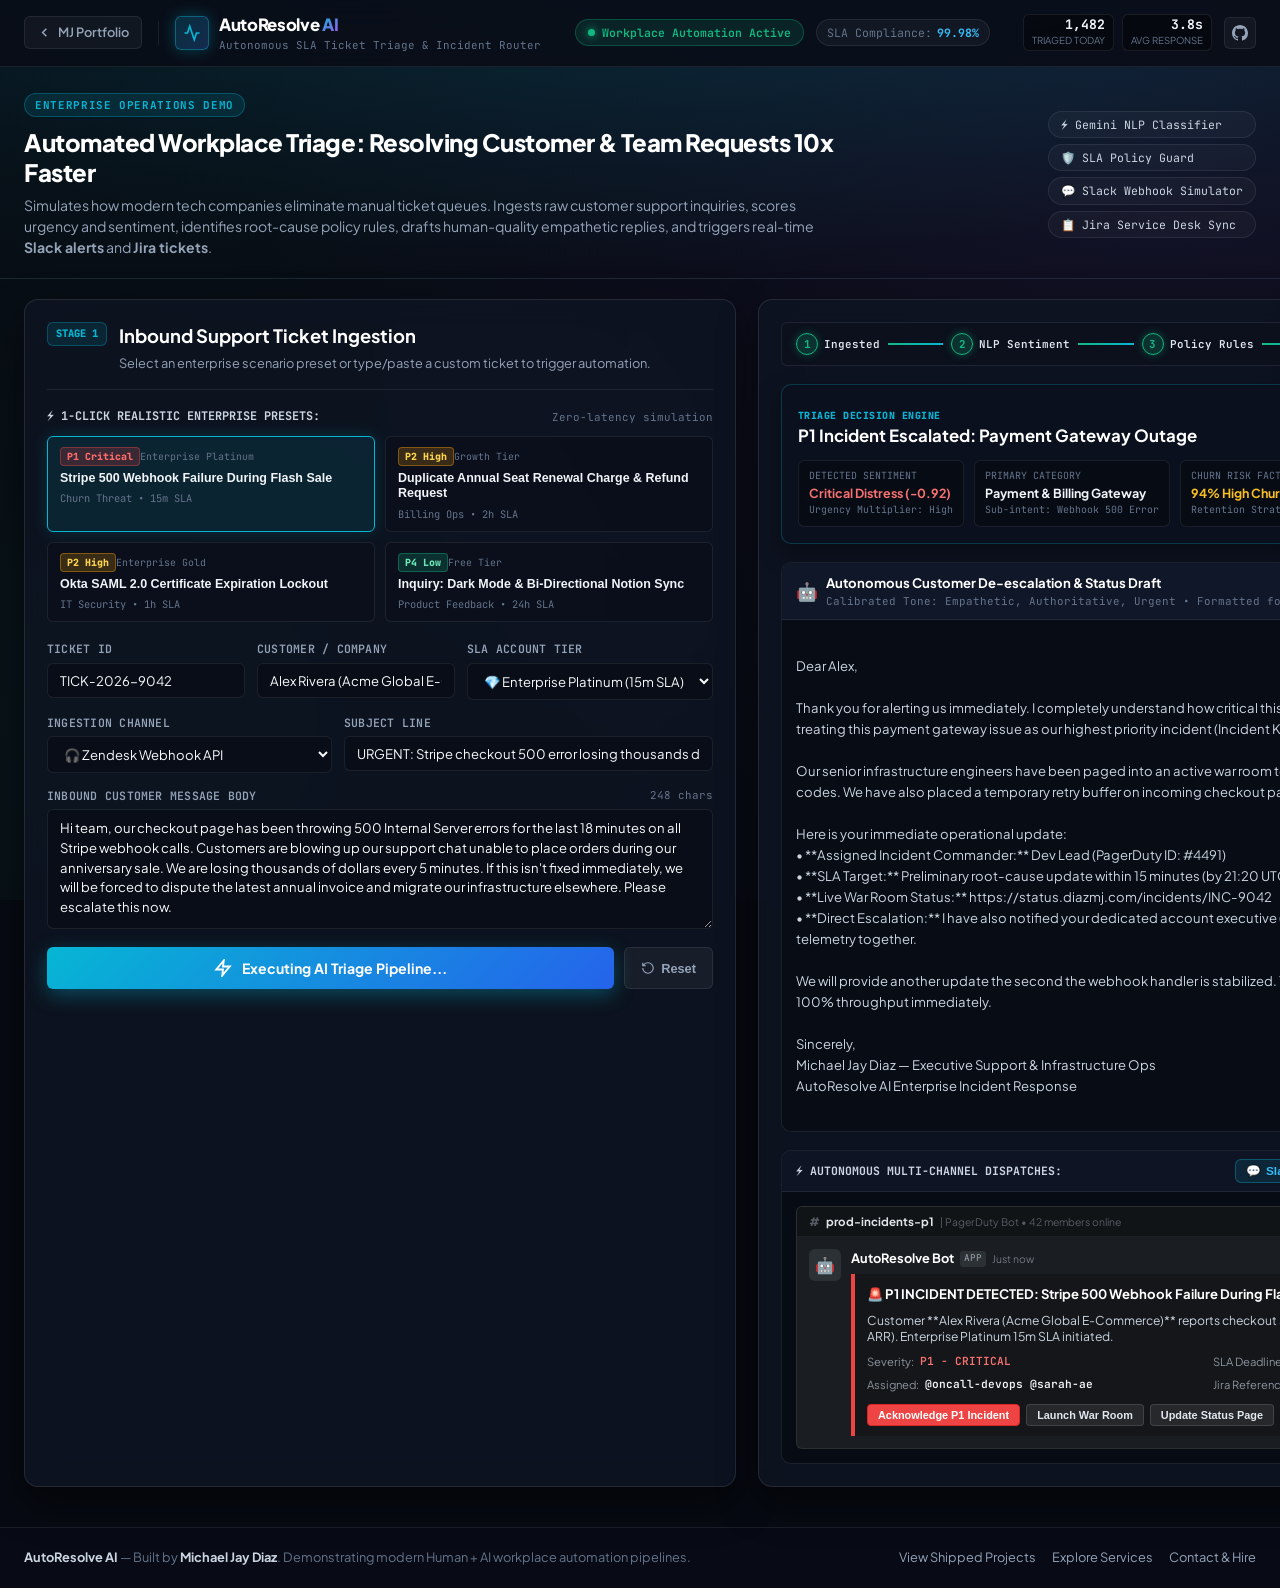
<file: autoresolve/index.html>
<!DOCTYPE html>
<html lang="en">
<head>
  <meta charset="UTF-8">
  <meta name="viewport" content="width=device-width, initial-scale=1.0">
  <title>AutoResolve AI — Autonomous Support Ticket Triage & SLA Routing Pipeline</title>
  <meta name="description" content="Production-grade AI ticket triage and SLA routing pipeline for modern workplaces. Ingests customer support inquiries, scores urgency and sentiment, generates policy-grounded replies, and dispatches Jira & Slack webhooks in real-time.">
  <link rel="preconnect" href="https://fonts.googleapis.com">
  <link rel="preconnect" href="https://fonts.gstatic.com" crossorigin>
  <link href="https://fonts.googleapis.com/css2?family=Plus+Jakarta+Sans:wght@400;500;600;700;800&family=JetBrains+Mono:wght@400;500;600;700&display=swap" rel="stylesheet">
  <link rel="stylesheet" href="style.css">
</head>
<body>
  <!-- Top Navigation & Metrics Bar -->
  <header class="app-header">
    <div class="header-left">
      <a href="../" class="back-link" title="Return to Michael Jay Diaz Portfolio">
        <svg width="15" height="15" viewBox="0 0 24 24" fill="none" stroke="currentColor" stroke-width="2.5"><polyline points="15 18 9 12 15 6"></polyline></svg>
        <span>MJ Portfolio</span>
      </a>
      <div class="brand-divider"></div>
      <div class="brand-group">
        <div class="brand-icon">
          <svg width="18" height="18" viewBox="0 0 24 24" fill="none" stroke="currentColor" stroke-width="2.2"><path d="M22 12h-4l-3 9L9 3l-3 9H2"></path></svg>
        </div>
        <div>
          <div class="brand-title">AutoResolve <span class="brand-ai">AI</span></div>
          <div class="brand-sub">Autonomous SLA Ticket Triage & Incident Router</div>
        </div>
      </div>
    </div>

    <div class="header-center">
      <div class="live-status-pill">
        <span class="pulse-dot"></span>
        <span>Workplace Automation Active</span>
      </div>
      <div class="sla-metric-tag">
        <span class="sla-lbl">SLA Compliance:</span>
        <span class="sla-val">99.98%</span>
      </div>
    </div>

    <div class="header-right">
      <div class="sys-metrics">
        <div class="sys-chip">
          <span class="sys-chip-num" id="stat-triaged">1,482</span>
          <span class="sys-chip-lbl">Triaged Today</span>
        </div>
        <div class="sys-chip">
          <span class="sys-chip-num" id="stat-speed">3.8s</span>
          <span class="sys-chip-lbl">Avg Response</span>
        </div>
      </div>
      <a href="https://github.com/Zaidjm1/ai-developer-portfolio" target="_blank" class="github-badge" title="View Source on GitHub">
        <svg width="16" height="16" viewBox="0 0 24 24" fill="currentColor"><path d="M12 0C5.37 0 0 5.37 0 12c0 5.31 3.435 9.795 8.205 11.385.6.105.825-.255.825-.57 0-.285-.015-1.23-.015-2.235-3.015.555-3.795-.735-4.035-1.41-.135-.345-.72-1.41-1.23-1.695-.42-.225-1.02-.78-.015-.795.945-.015 1.62.87 1.845 1.23 1.08 1.815 2.805 1.305 3.495.99.105-.78.42-1.305.765-1.605-2.67-.3-5.46-1.335-5.46-5.925 0-1.305.465-2.385 1.23-3.225-.12-.3-.54-1.53.12-3.18 0 0 1.005-.315 3.3 1.23.96-.27 1.98-.405 3-.405s2.04.135 3 .405c2.295-1.56 3.3-1.23 3.3-1.23.66 1.65.24 2.88.12 3.18.765.84 1.23 1.905 1.23 3.225 0 4.605-2.805 5.625-5.475 5.925.435.375.81 1.095.81 2.22 0 1.605-.015 2.895-.015 3.3 0 .315.225.69.825.57A12.02 12.02 0 0024 12c0-6.63-5.37-12-12-12z"/></svg>
      </a>
    </div>
  </header>

  <!-- Workspace Subheader / Automation Context -->
  <div class="workspace-banner">
    <div class="container banner-inner">
      <div class="banner-text">
        <span class="badge-role">Enterprise Operations Demo</span>
        <h1>Automated Workplace Triage: Resolving Customer & Team Requests 10x Faster</h1>
        <p>
          Simulates how modern tech companies eliminate manual ticket queues. Ingests raw customer support inquiries, scores urgency and sentiment, identifies root-cause policy rules, drafts human-quality empathetic replies, and triggers real-time <strong>Slack alerts</strong> and <strong>Jira tickets</strong>.
        </p>
      </div>
      <div class="banner-chips">
        <span class="b-chip">⚡ Gemini NLP Classifier</span>
        <span class="b-chip">🛡️ SLA Policy Guard</span>
        <span class="b-chip">💬 Slack Webhook Simulator</span>
        <span class="b-chip">📋 Jira Service Desk Sync</span>
      </div>
    </div>
  </div>

  <!-- Main Dual-Column Command Dashboard -->
  <main class="dashboard-container">
    
    <!-- LEFT PANEL: Ticket Ingestion & Configuration -->
    <section class="panel-left" aria-label="Ticket Input">
      <div class="panel-header">
        <div class="panel-step-badge">STAGE 1</div>
        <div>
          <h2 class="panel-title">Inbound Support Ticket Ingestion</h2>
          <p class="panel-desc">Select an enterprise scenario preset or type/paste a custom ticket to trigger automation.</p>
        </div>
      </div>

      <!-- 1-Click Demonstration Presets -->
      <div class="presets-section">
        <div class="presets-label-bar">
          <span class="presets-label">⚡ 1-Click Realistic Enterprise Presets:</span>
          <span class="presets-sub">Zero-latency simulation</span>
        </div>
        <div class="presets-grid">
          <button type="button" class="preset-card active" data-preset="payment_outage">
            <div class="preset-top">
              <span class="preset-tag tag-p1">P1 Critical</span>
              <span class="preset-tier">Enterprise Platinum</span>
            </div>
            <div class="preset-name">Stripe 500 Webhook Failure During Flash Sale</div>
            <div class="preset-meta">Churn Threat • 15m SLA</div>
          </button>

          <button type="button" class="preset-card" data-preset="billing_dispute">
            <div class="preset-top">
              <span class="preset-tag tag-p2">P2 High</span>
              <span class="preset-tier">Growth Tier</span>
            </div>
            <div class="preset-name">Duplicate Annual Seat Renewal Charge & Refund Request</div>
            <div class="preset-meta">Billing Ops • 2h SLA</div>
          </button>

          <button type="button" class="preset-card" data-preset="sso_failure">
            <div class="preset-top">
              <span class="preset-tag tag-p2">P2 High</span>
              <span class="preset-tier">Enterprise Gold</span>
            </div>
            <div class="preset-name">Okta SAML 2.0 Certificate Expiration Lockout</div>
            <div class="preset-meta">IT Security • 1h SLA</div>
          </button>

          <button type="button" class="preset-card" data-preset="feature_request">
            <div class="preset-top">
              <span class="preset-tag tag-p4">P4 Low</span>
              <span class="preset-tier">Free Tier</span>
            </div>
            <div class="preset-name">Inquiry: Dark Mode & Bi-Directional Notion Sync</div>
            <div class="preset-meta">Product Feedback • 24h SLA</div>
          </button>
        </div>
      </div>

      <!-- Ticket Ingestion Form -->
      <form id="ticket-form" class="ticket-form" onsubmit="return false;">
        <div class="form-row form-row-3">
          <div class="input-group">
            <label for="ticket-id" class="input-lbl">Ticket ID</label>
            <input type="text" id="ticket-id" class="input-control" value="TICK-2026-9042" readonly>
          </div>
          <div class="input-group">
            <label for="customer-name" class="input-lbl">Customer / Company</label>
            <input type="text" id="customer-name" class="input-control" value="Alex Rivera (Acme Global E-Commerce)" required>
          </div>
          <div class="input-group">
            <label for="account-tier" class="input-lbl">SLA Account Tier</label>
            <select id="account-tier" class="input-control">
              <option value="enterprise_platinum" selected>💎 Enterprise Platinum (15m SLA)</option>
              <option value="enterprise_gold">🥇 Enterprise Gold (1h SLA)</option>
              <option value="growth">🚀 Growth SaaS (4h SLA)</option>
              <option value="standard">🌱 Standard / Starter (24h SLA)</option>
            </select>
          </div>
        </div>

        <div class="form-row form-row-2">
          <div class="input-group">
            <label for="inbound-channel" class="input-lbl">Ingestion Channel</label>
            <select id="inbound-channel" class="input-control">
              <option value="zendesk">🎧 Zendesk Webhook API</option>
              <option value="email">✉️ Inbound Email (billing@ diazmj.com)</option>
              <option value="intercom">💬 Intercom Executive Chat</option>
              <option value="pagerduty">🚨 PagerDuty Escalation Trigger</option>
            </select>
          </div>
          <div class="input-group">
            <label for="ticket-subject" class="input-lbl">Subject Line</label>
            <input type="text" id="ticket-subject" class="input-control" value="URGENT: Stripe checkout 500 error losing thousands during active promotion" required>
          </div>
        </div>

        <div class="input-group">
          <div class="lbl-flex">
            <label for="ticket-body" class="input-lbl">Inbound Customer Message Body</label>
            <span class="char-counter"><span id="body-char-count">248</span> chars</span>
          </div>
          <textarea id="ticket-body" class="input-control textarea-control" rows="5" required>Hi team, our checkout page has been throwing 500 Internal Server errors for the last 18 minutes on all Stripe webhook calls. Customers are blowing up our support chat unable to place orders during our anniversary sale. We are losing thousands of dollars every 5 minutes. If this isn't fixed immediately, we will be forced to dispute the latest annual invoice and migrate our infrastructure elsewhere. Please escalate this now.</textarea>
        </div>

        <!-- Action Bar -->
        <div class="form-action-bar">
          <button type="button" id="btn-run-triage" class="btn-run-triage">
            <div class="btn-shine"></div>
            <svg class="run-icon" width="18" height="18" viewBox="0 0 24 24" fill="none" stroke="currentColor" stroke-width="2.5"><polygon points="13 2 3 14 12 14 11 22 21 10 12 10 13 2"></polygon></svg>
            <span id="btn-run-text">Run Autonomous Triage & Routing</span>
          </button>
          <button type="button" id="btn-reset-form" class="btn-secondary-action" title="Clear inputs">
            <svg width="14" height="14" viewBox="0 0 24 24" fill="none" stroke="currentColor" stroke-width="2"><path d="M3 12a9 9 0 1 0 9-9 9.75 9.75 0 0 0-6.74 2.74L3 8"></path><path d="M3 3v5h5"></path></svg>
            <span>Reset</span>
          </button>
        </div>
      </form>
    </section>

    <!-- RIGHT PANEL: Automated Intelligence, Reply & Webhook Dispatches -->
    <section class="panel-right" aria-label="Triage Output">
      
      <!-- Live Stepper Pipeline Animation -->
      <div class="stepper-bar" id="stepper-bar">
        <div class="step-item step-done" data-step="1">
          <div class="step-circle"><span class="step-num">1</span></div>
          <span class="step-label">Ingested</span>
        </div>
        <div class="step-line active"></div>
        <div class="step-item step-done" data-step="2">
          <div class="step-circle"><span class="step-num">2</span></div>
          <span class="step-label">NLP Sentiment</span>
        </div>
        <div class="step-line active"></div>
        <div class="step-item step-done" data-step="3">
          <div class="step-circle"><span class="step-num">3</span></div>
          <span class="step-label">Policy Rules</span>
        </div>
        <div class="step-line active"></div>
        <div class="step-item step-done" data-step="4">
          <div class="step-circle"><span class="step-num">4</span></div>
          <span class="step-label">Auto-Reply</span>
        </div>
        <div class="step-line active"></div>
        <div class="step-item step-done" data-step="5">
          <div class="step-circle"><span class="step-num">5</span></div>
          <span class="step-label">Webhooks</span>
        </div>
      </div>

      <!-- Triage Classification Results Matrix -->
      <div class="triage-matrix-card">
        <div class="matrix-top">
          <div class="matrix-title-group">
            <span class="matrix-badge">TRIAGE DECISION ENGINE</span>
            <h3 class="matrix-title" id="triage-headline">P1 Incident Escalated: Payment Gateway Outage</h3>
          </div>
          <div class="matrix-sla-badge" id="sla-badge">
            <span class="sla-fire">🚨</span>
            <span id="sla-badge-text">P1 CRITICAL • 15m SLA</span>
          </div>
        </div>

        <div class="matrix-metrics-grid">
          <div class="m-card">
            <div class="m-lbl">Detected Sentiment</div>
            <div class="m-val val-negative" id="val-sentiment">Critical Distress (-0.92)</div>
            <div class="m-sub">Urgency Multiplier: High</div>
          </div>
          <div class="m-card">
            <div class="m-lbl">Primary Category</div>
            <div class="m-val" id="val-category">Payment & Billing Gateway</div>
            <div class="m-sub" id="val-subcategory">Sub-intent: Webhook 500 Error</div>
          </div>
          <div class="m-card">
            <div class="m-lbl">Churn Risk Factor</div>
            <div class="m-val val-risk" id="val-churn">94% High Churn Risk</div>
            <div class="m-sub">Retention Strategy Triggered</div>
          </div>
          <div class="m-card">
            <div class="m-lbl">Escalation Destination</div>
            <div class="m-val val-team" id="val-routing">DevOps On-Call + Lead AE</div>
            <div class="m-sub" id="val-channel">#devops-fire-drill &amp; Jira INC</div>
          </div>
        </div>
      </div>

      <!-- Autonomous Customer Response Generation -->
      <div class="resolution-box">
        <div class="res-header">
          <div class="res-title-group">
            <span class="res-icon">🤖</span>
            <div>
              <div class="res-title">Autonomous Customer De-escalation &amp; Status Draft</div>
              <div class="res-meta" id="res-meta">Calibrated Tone: Empathetic, Authoritative, Urgent • Formatted for Zendesk / Email</div>
            </div>
          </div>
          <button type="button" id="btn-copy-reply" class="btn-copy" title="Copy response to clipboard">
            <svg width="14" height="14" viewBox="0 0 24 24" fill="none" stroke="currentColor" stroke-width="2"><rect x="9" y="9" width="13" height="13" rx="2" ry="2"></rect><path d="M5 15H4a2 2 0 0 1-2-2V4a2 2 0 0 1 2-2h9a2 2 0 0 1 2 2v1"></path></svg>
            <span id="copy-reply-text">Copy Reply</span>
          </button>
        </div>
        <div class="res-content-wrapper">
          <div class="res-content" id="res-content" contenteditable="true">
Dear Alex,

Thank you for alerting us immediately. I completely understand how critical this anniversary sale is for Acme Global, and I am treating this payment gateway issue as our highest priority incident (Incident Key: **INC-9042**).

Our senior infrastructure engineers have been paged into an active war room to diagnose the Stripe webhook 500 response codes. We have also placed a temporary retry buffer on incoming checkout payloads to prevent transaction drops.

Here is your immediate operational update:
• **Assigned Incident Commander:** Dev Lead (PagerDuty ID: #4491)
• **SLA Target:** Preliminary root-cause update within 15 minutes (by 21:20 UTC)
• **Live War Room Status:** https://status.diazmj.com/incidents/INC-9042
• **Direct Escalation:** I have also notified your dedicated account executive (Sarah Lin) so we can monitor checkout telemetry together.

We will provide another update the second the webhook handler is stabilized. You have our full commitment to restoring 100% throughput immediately.

Sincerely,
Michael Jay Diaz — Executive Support & Infrastructure Ops
AutoResolve AI Enterprise Incident Response
          </div>
        </div>
      </div>

      <!-- Outbound Automation Dispatches (Slack, Jira, Webhook Payload) -->
      <div class="dispatch-tabs-wrapper">
        <div class="dispatch-tabs-header">
          <span class="dispatch-header-title">⚡ Autonomous Multi-Channel Dispatches:</span>
          <div class="dispatch-nav">
            <button type="button" class="tab-btn active" data-tab="slack">
              <span class="tab-icon">💬</span> Slack Alert
            </button>
            <button type="button" class="tab-btn" data-tab="jira">
              <span class="tab-icon">📋</span> Jira Ticket
            </button>
            <button type="button" class="tab-btn" data-tab="json">
              <span class="tab-icon">{ }</span> Webhook JSON
            </button>
          </div>
        </div>

        <div class="dispatch-tab-body">
          <!-- Tab 1: Simulated Slack Message -->
          <div class="tab-pane active" id="tab-slack">
            <div class="slack-mockup">
              <div class="slack-top">
                <span class="slack-hash">#</span>
                <span class="slack-channel-name" id="slack-channel">prod-incidents-p1</span>
                <span class="slack-subtext">| PagerDuty Bot • 42 members online</span>
              </div>
              <div class="slack-msg-body">
                <div class="slack-avatar">🤖</div>
                <div class="slack-msg-content">
                  <div class="slack-msg-author">
                    <span class="author-name">AutoResolve Bot</span>
                    <span class="bot-tag">APP</span>
                    <span class="slack-timestamp">Just now</span>
                  </div>
                  <div class="slack-card-attachment p1-border" id="slack-attachment">
                    <div class="slack-att-title" id="slack-att-title">🚨 P1 INCIDENT DETECTED: Stripe 500 Webhook Failure During Flash Sale</div>
                    <div class="slack-att-desc" id="slack-att-desc">Customer **Alex Rivera (Acme Global E-Commerce)** reports checkout 500 errors for 18m. High churn risk ($48,000 ARR). Enterprise Platinum 15m SLA initiated.</div>
                    <div class="slack-fields-grid" id="slack-fields">
                      <div class="slack-f-item">
                        <span class="f-lbl">Severity:</span>
                        <span class="f-val text-red">P1 - CRITICAL</span>
                      </div>
                      <div class="slack-f-item">
                        <span class="f-lbl">SLA Deadline:</span>
                        <span class="f-val">15 Minutes (21:20 UTC)</span>
                      </div>
                      <div class="slack-f-item">
                        <span class="f-lbl">Assigned:</span>
                        <span class="f-val">@oncall-devops @sarah-ae</span>
                      </div>
                      <div class="slack-f-item">
                        <span class="f-lbl">Jira Reference:</span>
                        <span class="f-val text-cyan">INC-9042</span>
                      </div>
                    </div>
                    <div class="slack-actions-row">
                      <button type="button" class="slack-btn slack-btn-primary" onclick="alert('Simulated: Acknowledged on Slack by @oncall-devops')">Acknowledge P1 Incident</button>
                      <button type="button" class="slack-btn" onclick="alert('Simulated: Zoom War Room launched and bridged to Slack')">Launch War Room</button>
                      <button type="button" class="slack-btn" onclick="alert('Simulated: Customer status page updated to Investigating')">Update Status Page</button>
                    </div>
                  </div>
                </div>
              </div>
            </div>
          </div>

          <!-- Tab 2: Simulated Jira Service Desk Ticket -->
          <div class="tab-pane" id="tab-jira">
            <div class="jira-mockup">
              <div class="jira-header">
                <div class="jira-key-group">
                  <span class="jira-icon">🎯</span>
                  <span class="jira-key" id="jira-key">INC-9042</span>
                  <span class="jira-summary" id="jira-summary">Stripe 500 Webhook Failure During Flash Sale</span>
                </div>
                <div class="jira-status-pill" id="jira-status">IN PROGRESS</div>
              </div>
              <div class="jira-details-grid" id="jira-details">
                <div class="j-col">
                  <div class="j-row"><span class="j-lbl">Issue Type:</span><span class="j-val">🚨 Incident</span></div>
                  <div class="j-row"><span class="j-lbl">Priority:</span><span class="j-val text-red" id="jira-priority">Highest (P1)</span></div>
                  <div class="j-row"><span class="j-lbl">Components:</span><span class="j-val" id="jira-component">Payment-Gateway, Webhook-Ingress</span></div>
                  <div class="j-row"><span class="j-lbl">Reporter:</span><span class="j-val">AutoResolve Ingestion Bot</span></div>
                </div>
                <div class="j-col">
                  <div class="j-row"><span class="j-lbl">Assignee:</span><span class="j-val" id="jira-assignee">DevOps On-Call Team</span></div>
                  <div class="j-row"><span class="j-lbl">Customer:</span><span class="j-val" id="jira-customer">Acme Global E-Commerce</span></div>
                  <div class="j-row"><span class="j-lbl">SLA Time to First Action:</span><span class="j-val text-emerald">12m remaining</span></div>
                  <div class="j-row"><span class="j-lbl">Automation Rule:</span><span class="j-val">Rule #14: High-Value Churn Guard</span></div>
                </div>
              </div>
            </div>
          </div>

          <!-- Tab 3: Raw JSON Webhook Payload -->
          <div class="tab-pane" id="tab-json">
            <div class="code-box-header">
              <span class="code-lbl">OUTBOUND JSON PAYLOAD (REST API / WEBHOOK)</span>
              <button type="button" id="btn-copy-json" class="btn-copy-sm">Copy JSON</button>
            </div>
            <pre class="json-code-block"><code id="raw-json-output">{
  "event": "autoresolve.ticket.triaged",
  "ticket_id": "TICK-2026-9042",
  "timestamp": "2026-09-27T21:45:00Z",
  "sla_tier": "enterprise_platinum",
  "classification": {
    "priority": "P1_CRITICAL",
    "category": "PAYMENT_GATEWAY_OUTAGE",
    "sub_category": "STRIPE_WEBHOOK_500",
    "sentiment_score": -0.92,
    "churn_risk_probability": 0.94,
    "sla_window_minutes": 15
  },
  "escalation": {
    "destination": "devops_oncall",
    "slack_channel": "#prod-incidents-p1",
    "jira_issue_key": "INC-9042",
    "pagerduty_service_id": "P39281-PAYMENTS"
  },
  "customer": {
    "name": "Alex Rivera",
    "account": "Acme Global E-Commerce",
    "arr_usd": 48000
  },
  "autonomous_resolution": {
    "auto_reply_drafted": true,
    "status_page_linked": true,
    "retry_buffer_activated": true
  }
}</code></pre>
          </div>
        </div>
      </div>

    </section>
  </main>

  <!-- Notification Toast -->
  <div id="toast" class="toast" role="alert" aria-live="assertive">
    <div class="toast-icon">✓</div>
    <div class="toast-text" id="toast-text">Triage completed successfully!</div>
  </div>

  <footer class="app-footer">
    <div class="container footer-content">
      <div class="footer-left">
        <strong>AutoResolve AI</strong> — Built by <strong>Michael Jay Diaz</strong>. Demonstrating modern Human + AI workplace automation pipelines.
      </div>
      <div class="footer-links">
        <a href="../#projects">View Shipped Projects</a>
        <a href="../#services">Explore Services</a>
        <a href="../#contact">Contact &amp; Hire</a>
      </div>
    </div>
  </footer>

  <script src="app.js"></script>
</body>
</html>
</file>
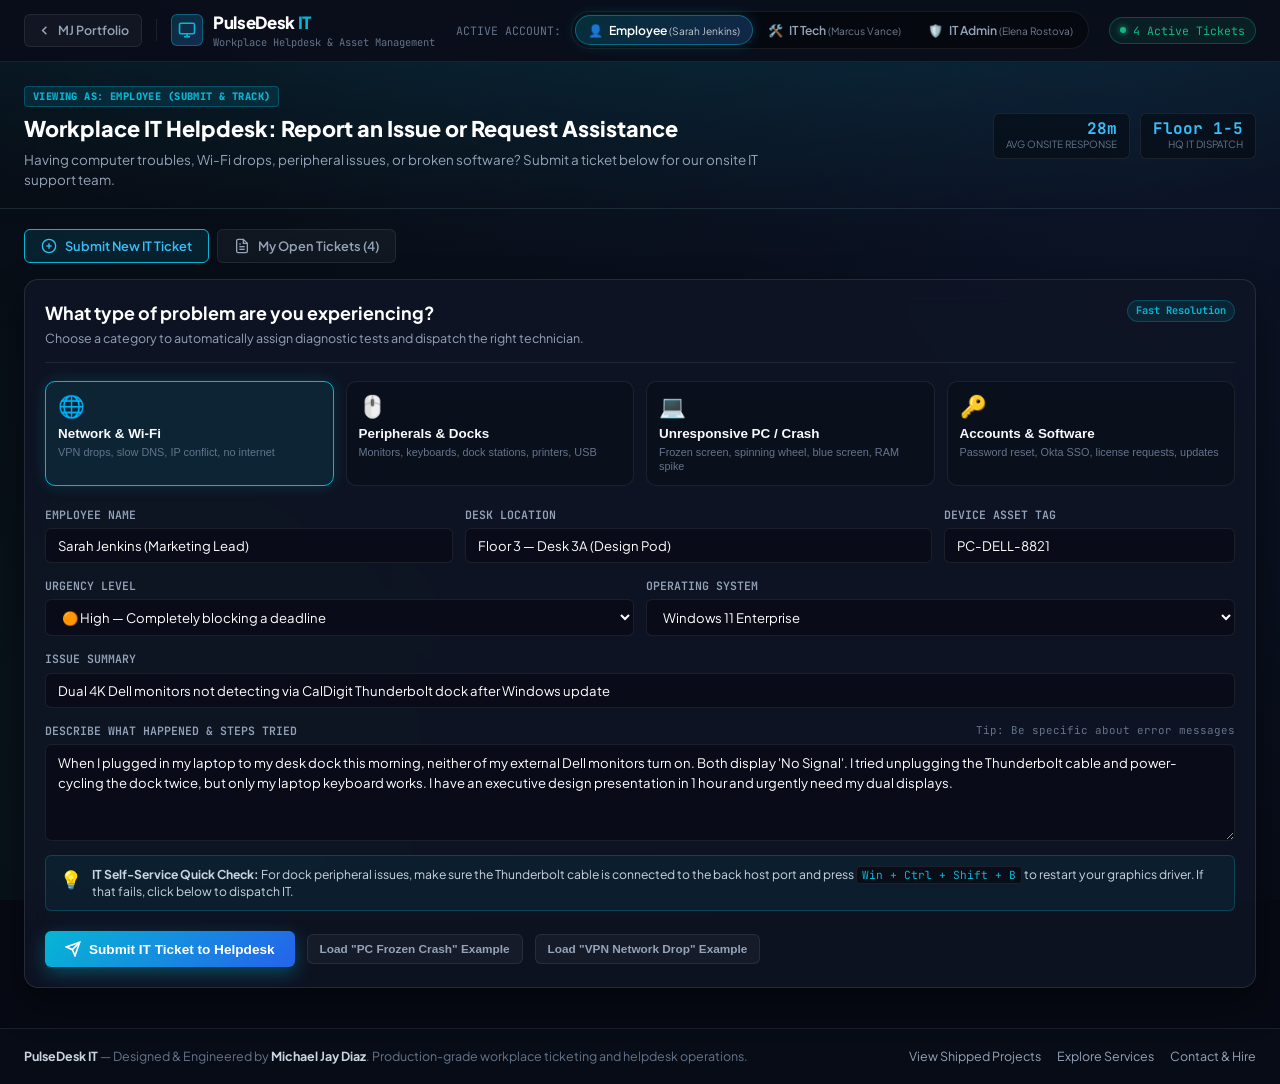
<file: helpdesk/index.html>
<!DOCTYPE html>
<html lang="en">
<head>
  <meta charset="UTF-8">
  <meta name="viewport" content="width=device-width, initial-scale=1.0">
  <title>PulseDesk IT — Enterprise Workplace Ticketing & Helpdesk System</title>
  <meta name="description" content="Production-ready workplace IT ticketing and helpdesk system with role-based access for Employees, IT Support Technicians, and System Administrators. Handles network failures, peripheral issues, PC freezes, and automated SLA tracking.">
  <link rel="preconnect" href="https://fonts.googleapis.com">
  <link rel="preconnect" href="https://fonts.gstatic.com" crossorigin>
  <link href="https://fonts.googleapis.com/css2?family=Plus+Jakarta+Sans:wght@400;500;600;700;800&family=JetBrains+Mono:wght@400;500;600;700&display=swap" rel="stylesheet">
  <link rel="stylesheet" href="style.css">
</head>
<body>

  <!-- Top Navigation & Role Switcher Bar -->
  <header class="top-nav">
    <div class="nav-left">
      <a href="../" class="back-btn" title="Back to Michael Jay Diaz Portfolio">
        <svg width="15" height="15" viewBox="0 0 24 24" fill="none" stroke="currentColor" stroke-width="2.5"><polyline points="15 18 9 12 15 6"></polyline></svg>
        <span>MJ Portfolio</span>
      </a>
      <div class="nav-sep"></div>
      <div class="brand">
        <div class="brand-icon">
          <svg width="18" height="18" viewBox="0 0 24 24" fill="none" stroke="currentColor" stroke-width="2.2"><rect x="2" y="3" width="20" height="14" rx="2" ry="2"></rect><line x1="8" y1="21" x2="16" y2="21"></line><line x1="12" y1="17" x2="12" y2="21"></line></svg>
        </div>
        <div>
          <div class="brand-name">PulseDesk <span class="brand-accent">IT</span></div>
          <div class="brand-sub">Workplace Helpdesk &amp; Asset Management</div>
        </div>
      </div>
    </div>

    <!-- Active Account & Quick Role Switcher -->
    <div class="role-selector-bar">
      <span class="role-label">Active Account:</span>
      <div class="role-pills" role="radiogroup" aria-label="Switch Workplace Account Role">
        <button type="button" class="role-btn active" data-role="employee">
          <span class="role-avatar">👤</span>
          <span class="role-btn-name">Employee <small>(Sarah Jenkins)</small></span>
        </button>
        <button type="button" class="role-btn" data-role="tech">
          <span class="role-avatar">🛠️</span>
          <span class="role-btn-name">IT Tech <small>(Marcus Vance)</small></span>
        </button>
        <button type="button" class="role-btn" data-role="admin">
          <span class="role-avatar">🛡️</span>
          <span class="role-btn-name">IT Admin <small>(Elena Rostova)</small></span>
        </button>
      </div>
    </div>

    <div class="nav-right">
      <div class="online-indicator">
        <span class="pulse-dot"></span>
        <span id="active-queue-count">4 Active Tickets</span>
      </div>
    </div>
  </header>

  <!-- Workplace Context Banner -->
  <div class="sub-banner">
    <div class="container sub-banner-inner">
      <div class="sub-banner-left">
        <div class="role-badge" id="role-badge">VIEWING AS: EMPLOYEE (SUBMIT &amp; TRACK)</div>
        <h1 id="view-heading">Workplace IT Helpdesk: Report an Issue or Request Assistance</h1>
        <p id="view-desc">
          Having computer troubles, Wi-Fi drops, peripheral issues, or broken software? Submit a ticket below for our onsite IT support team.
        </p>
      </div>
      <div class="sub-banner-right">
        <div class="sla-chip">
          <span class="sla-num">28m</span>
          <span class="sla-txt">Avg Onsite Response</span>
        </div>
        <div class="sla-chip">
          <span class="sla-num">Floor 1-5</span>
          <span class="sla-txt">HQ IT Dispatch</span>
        </div>
      </div>
    </div>
  </div>

  <!-- Main View Container (Swapped dynamically based on Active Role) -->
  <main class="main-content container">

    <!-- ====================================================================
         VIEW 1: EMPLOYEE PORTAL
         ==================================================================== -->
    <div id="view-employee" class="role-view active">
      
      <!-- Employee Sub-Navigation (Submit vs My Tickets) -->
      <div class="emp-tabs">
        <button type="button" class="emp-tab-btn active" data-tab="create">
          <svg width="16" height="16" viewBox="0 0 24 24" fill="none" stroke="currentColor" stroke-width="2"><circle cx="12" cy="12" r="10"></circle><line x1="12" y1="8" x2="12" y2="16"></line><line x1="8" y1="12" x2="16" y2="12"></line></svg>
          <span>Submit New IT Ticket</span>
        </button>
        <button type="button" class="emp-tab-btn" data-tab="list">
          <svg width="16" height="16" viewBox="0 0 24 24" fill="none" stroke="currentColor" stroke-width="2"><path d="M14 2H6a2 2 0 0 0-2 2v16a2 2 0 0 0 2 2h12a2 2 0 0 0 2-2V8z"></path><polyline points="14 2 14 8 20 8"></polyline><line x1="16" y1="13" x2="8" y2="13"></line><line x1="16" y1="17" x2="8" y2="17"></line><polyline points="10 9 9 9 8 9"></polyline></svg>
          <span>My Open Tickets (<span id="emp-open-count">2</span>)</span>
        </button>
      </div>

      <!-- Employee Tab 1: Submit Form -->
      <div id="emp-tab-create" class="emp-pane active">
        <div class="card form-card">
          <div class="card-header">
            <div>
              <h2 class="card-title">What type of problem are you experiencing?</h2>
              <p class="card-sub">Choose a category to automatically assign diagnostic tests and dispatch the right technician.</p>
            </div>
            <span class="card-tag">Fast Resolution</span>
          </div>

          <!-- Quick Category Cards -->
          <div class="category-selector-grid">
            <button type="button" class="cat-card active" data-category="network">
              <div class="cat-icon">🌐</div>
              <div class="cat-name">Network &amp; Wi-Fi</div>
              <div class="cat-sub">VPN drops, slow DNS, IP conflict, no internet</div>
            </button>
            <button type="button" class="cat-card" data-category="peripherals">
              <div class="cat-icon">🖱️</div>
              <div class="cat-name">Peripherals &amp; Docks</div>
              <div class="cat-sub">Monitors, keyboards, dock stations, printers, USB</div>
            </button>
            <button type="button" class="cat-card" data-category="crash">
              <div class="cat-icon">💻</div>
              <div class="cat-name">Unresponsive PC / Crash</div>
              <div class="cat-sub">Frozen screen, spinning wheel, blue screen, RAM spike</div>
            </button>
            <button type="button" class="cat-card" data-category="software">
              <div class="cat-icon">🔑</div>
              <div class="cat-name">Accounts &amp; Software</div>
              <div class="cat-sub">Password reset, Okta SSO, license requests, updates</div>
            </button>
          </div>

          <!-- Ticket Creation Form -->
          <form id="new-ticket-form" class="ticket-creation-form" onsubmit="return false;">
            
            <div class="form-row-3">
              <div class="field-group">
                <label for="f-employee-name" class="field-lbl">Employee Name</label>
                <input type="text" id="f-employee-name" class="field-input" value="Sarah Jenkins (Marketing Lead)" required>
              </div>
              <div class="field-group">
                <label for="f-desk-loc" class="field-lbl">Desk Location</label>
                <input type="text" id="f-desk-loc" class="field-input" value="Floor 3 — Desk 3A (Design Pod)" required placeholder="e.g. Floor 2 - Desk 14B">
              </div>
              <div class="field-group">
                <label for="f-asset-tag" class="field-lbl">Device Asset Tag</label>
                <input type="text" id="f-asset-tag" class="field-input" value="PC-DELL-8821" required placeholder="e.g. PC-DELL-8821 / MAC-491">
              </div>
            </div>

            <div class="form-row-2">
              <div class="field-group">
                <label for="f-urgency" class="field-lbl">Urgency Level</label>
                <select id="f-urgency" class="field-input">
                  <option value="low">🟢 Low — Can still work, minor inconvenience</option>
                  <option value="medium">🟡 Medium — Slowing down normal tasks</option>
                  <option value="high" selected>🟠 High — Completely blocking a deadline</option>
                  <option value="emergency">🔴 Emergency — Workstation totally down / Team halted</option>
                </select>
              </div>
              <div class="field-group">
                <label for="f-os" class="field-lbl">Operating System</label>
                <select id="f-os" class="field-input">
                  <option value="Windows 11 Enterprise" selected>Windows 11 Enterprise</option>
                  <option value="macOS Sonoma (M2 / M3)">macOS Sonoma (M2 / M3)</option>
                  <option value="Ubuntu Linux 24.04 LTS">Ubuntu Linux 24.04 LTS</option>
                </select>
              </div>
            </div>

            <div class="field-group">
              <label for="f-subject" class="field-lbl">Issue Summary</label>
              <input type="text" id="f-subject" class="field-input" value="Dual 4K Dell monitors not detecting via CalDigit Thunderbolt dock after Windows update" required>
            </div>

            <div class="field-group">
              <div class="lbl-flex">
                <label for="f-desc" class="field-lbl">Describe what happened &amp; steps tried</label>
                <span class="quick-preset-hint">Tip: Be specific about error messages</span>
              </div>
              <textarea id="f-desc" class="field-input field-textarea" rows="4" required>When I plugged in my laptop to my desk dock this morning, neither of my external Dell monitors turn on. Both display 'No Signal'. I tried unplugging the Thunderbolt cable and power-cycling the dock twice, but only my laptop keyboard works. I have an executive design presentation in 1 hour and urgently need my dual displays.</textarea>
            </div>

            <!-- AI Quick-Check Self-Help Hint -->
            <div class="ai-hint-box" id="ai-hint-box">
              <div class="ai-hint-icon">💡</div>
              <div class="ai-hint-text">
                <strong>IT Self-Service Quick Check:</strong> For dock peripheral issues, make sure the Thunderbolt cable is connected to the back host port and press <kbd>Win + Ctrl + Shift + B</kbd> to restart your graphics driver. If that fails, click below to dispatch IT.
              </div>
            </div>

            <div class="form-bottom-bar">
              <button type="submit" id="btn-submit-ticket" class="btn-primary-action">
                <svg width="16" height="16" viewBox="0 0 24 24" fill="none" stroke="currentColor" stroke-width="2.5"><line x1="22" y1="2" x2="11" y2="13"></line><polygon points="22 2 15 22 11 13 2 9 22 2"></polygon></svg>
                <span>Submit IT Ticket to Helpdesk</span>
              </button>
              <button type="button" id="btn-fill-crash" class="btn-text-preset">Load "PC Frozen Crash" Example</button>
              <button type="button" id="btn-fill-network" class="btn-text-preset">Load "VPN Network Drop" Example</button>
            </div>
          </form>
        </div>
      </div>

      <!-- Employee Tab 2: My Tickets List -->
      <div id="emp-tab-list" class="emp-pane">
        <div class="card">
          <div class="card-header">
            <h2 class="card-title">My Tickets &amp; Live Tracking</h2>
            <span class="card-tag">Real-Time Updates</span>
          </div>
          <div class="ticket-list" id="emp-ticket-list">
            <!-- Dynamically populated -->
          </div>
        </div>
      </div>

    </div>

    <!-- ====================================================================
         VIEW 2: IT TECHNICIAN WORKSTATION
         ==================================================================== -->
    <div id="view-tech" class="role-view">
      <div class="tech-layout">
        
        <!-- Left: Queue & Filters -->
        <div class="tech-queue-col">
          <div class="card">
            <div class="card-header">
              <div>
                <h2 class="card-title">IT Dispatch Queue</h2>
                <div class="card-sub">Assigned to: <strong style="color: #38bdf8;">Marcus Vance (Tier-2 IT Specialist)</strong></div>
              </div>
              <div class="filter-pills">
                <button type="button" class="q-filter-btn active" data-qfilter="all">All (<span id="q-count-all">4</span>)</button>
                <button type="button" class="q-filter-btn" data-qfilter="network">🌐 Network</button>
                <button type="button" class="q-filter-btn" data-qfilter="peripherals">🖱️ Hardware</button>
                <button type="button" class="q-filter-btn" data-qfilter="crash">💻 Crashes</button>
              </div>
            </div>

            <div class="ticket-queue-list" id="tech-queue-list">
              <!-- Dynamically populated queue tickets -->
            </div>
          </div>
        </div>

        <!-- Right: Active Ticket Details & Diagnostic Workspace -->
        <div class="tech-detail-col">
          <div class="card detail-card" id="tech-detail-card">
            <!-- Archived / Resolved Alert Banner (shown when inspecting a resolved ticket) -->
            <div id="archived-banner" style="display: none; background: rgba(16, 185, 129, 0.12); border: 1px solid rgba(16, 185, 129, 0.35); color: #34d399; font-size: 0.74rem; font-family: var(--font-mono); padding: 8px 12px; border-radius: var(--radius-sm); margin-bottom: 4px; align-items: center; justify-content: space-between;">
              <span>✅ <strong>RESOLVED INCIDENT:</strong> Removed from active dispatch queue. Retained in IT Admin Master Audit.</span>
              <button type="button" class="btn-text-preset" onclick="window.switchRole('admin')" style="font-size: 0.68rem; padding: 2px 8px;">View in Admin →</button>
            </div>

            <div class="detail-header" id="detail-header">
              <div class="dh-top">
                <span class="t-key" id="det-key">IT-1041</span>
                <span class="t-badge badge-high" id="det-urgency">HIGH URGENCY</span>
                <span class="t-status status-progress" id="det-status">IN PROGRESS</span>
              </div>
              <h3 class="dh-title" id="det-title">Dual 4K Dell monitors not detecting via CalDigit dock after Windows update</h3>
              <div class="dh-meta" id="det-meta">
                <span>👤 Sarah Jenkins (Design Pod)</span> • 
                <span>📍 Floor 3 — Desk 3A</span> • 
                <span>🏷️ Tag: PC-DELL-8821</span>
              </div>
            </div>

            <!-- Technician Fast Diagnostics Bar -->
            <div class="diag-bar">
              <div class="diag-title">⚡ Technician Quick Diagnostics:</div>
              <div class="diag-buttons">
                <button type="button" class="diag-btn" id="btn-diag-ping">📡 Ping Workstation IP</button>
                <button type="button" class="diag-btn" id="btn-diag-asset">🔍 Check Warranty &amp; Specs</button>
                <button type="button" class="diag-btn" id="btn-diag-copilot">🤖 AI Resolution Assistant</button>
              </div>
              <div class="diag-output-box" id="diag-output-box" style="display: none;">
                <div class="diag-out-header">
                  <span id="diag-out-title">Diagnostic Result</span>
                  <button type="button" class="close-diag" id="btn-close-diag">✕</button>
                </div>
                <pre class="diag-code" id="diag-code"></pre>
              </div>
            </div>

            <!-- Ticket Description -->
            <div class="detail-section">
              <div class="det-sec-title">Original Problem Description:</div>
              <div class="det-desc-box" id="det-desc">
                When I plugged in my laptop to my desk dock this morning, neither of my external Dell monitors turn on. Both display 'No Signal'.
              </div>
            </div>

            <!-- Ticket Activity Stream / Communication Thread -->
            <div class="detail-section">
              <div class="det-sec-title">Activity Stream &amp; Communications:</div>
              <div class="activity-thread" id="det-activity">
                <!-- Dynamically populated thread comments -->
              </div>
            </div>

            <!-- Action Form for IT Technician -->
            <div class="tech-action-box">
              <div class="action-row">
                <div class="act-group">
                  <label for="tech-update-status" class="act-lbl">Update Status:</label>
                  <select id="tech-update-status" class="act-select">
                    <option value="In Progress">⚡ In Progress (Investigating)</option>
                    <option value="Waiting on Parts">📦 Waiting on Peripheral Replacement</option>
                    <option value="Onsite Dispatched">🚶 Onsite IT Tech Dispatched to Desk</option>
                    <option value="Resolved">✅ Resolved (Close Ticket)</option>
                  </select>
                </div>
                <div class="act-group">
                  <label for="tech-assignee" class="act-lbl">Assignee:</label>
                  <select id="tech-assignee" class="act-select">
                    <option value="Marcus Vance (Tier-2 IT)" selected>Marcus Vance (Tier-2 IT)</option>
                    <option value="David Chen (Network Lead)">David Chen (Network Lead)</option>
                    <option value="Lisa Patel (Desktop Support)">Lisa Patel (Desktop Support)</option>
                  </select>
                </div>
              </div>

              <div class="act-group" style="margin-top: 10px;">
                <label for="tech-reply-input" class="act-lbl">Add Note / Public Reply to Employee:</label>
                <textarea id="tech-reply-input" class="field-input field-textarea" rows="2" placeholder="e.g. Headed over to Desk 3A now with a spare CalDigit TS4 dock and fresh Thunderbolt 4 cable..."></textarea>
              </div>

              <div class="act-buttons-row">
                <button type="button" id="btn-save-ticket" class="btn-primary-action">
                  <span>Save Updates &amp; Notify Employee</span>
                </button>
                <button type="button" id="btn-quick-resolve" class="btn-resolve-action">
                  <span>Mark Resolved &amp; Close</span>
                </button>
              </div>
            </div>

          </div>

          <!-- Empty Queue Detail Placeholder (shown when all tickets resolved) -->
          <div class="card detail-card empty-detail-card" id="tech-empty-state" style="display: none; text-align: center; padding: 48px 24px; align-items: center; justify-content: center; min-height: 480px;">
            <div style="font-size: 3rem; margin-bottom: 12px;">🎉</div>
            <h3 style="font-size: 1.3rem; font-weight: 800; color: #34d399; margin-bottom: 8px;">IT Dispatch Queue Is Clear!</h3>
            <p style="font-size: 0.84rem; color: var(--text-muted); max-width: 440px; line-height: 1.5; margin-bottom: 24px;">
              All active workplace incidents have been marked as resolved and removed from this queue. Full incident history, technician audit notes, and SLA compliance metrics remain viewable in the <strong>IT Admin Command Center</strong>.
            </p>
            <div style="display: flex; gap: 10px; justify-content: center; flex-wrap: wrap;">
              <button type="button" class="btn-primary-action" id="btn-empty-go-admin">
                <svg width="15" height="15" viewBox="0 0 24 24" fill="none" stroke="currentColor" stroke-width="2"><path d="M12 22s8-4 8-10V5l-8-3-8 3v7c0 6 8 10 8 10z"></path></svg>
                <span>View Resolved in IT Admin</span>
              </button>
              <button type="button" class="btn-text-preset" id="btn-empty-new-ticket">
                <span>+ Report New Incident</span>
              </button>
              <button type="button" class="btn-text-preset" id="btn-empty-reset-demo" style="border-color: rgba(255,255,255,0.15);">
                <span>🔄 Reset Demo Tickets</span>
              </button>
            </div>
          </div>

        </div>

      </div>
    </div>

    <!-- ====================================================================
         VIEW 3: IT ADMINISTRATOR COMMAND CENTER
         ==================================================================== -->
    <div id="view-admin" class="role-view">
      
      <!-- Top Executive Metrics -->
      <div class="admin-kpi-grid">
        <div class="kpi-card">
          <div class="kpi-top">
            <span class="kpi-lbl">Total Incidents (Audit Log)</span>
            <span class="kpi-icon">📋</span>
          </div>
          <div class="kpi-val" id="admin-total-tickets">4</div>
          <div class="kpi-sub" id="admin-kpi-sub">
            <span class="text-emerald" id="admin-resolved-count">0 Resolved</span> • 
            <span class="text-amber" id="admin-active-count">4 Active</span>
          </div>
        </div>

        <div class="kpi-card">
          <div class="kpi-top">
            <span class="kpi-lbl">SLA Compliance Rate</span>
            <span class="kpi-icon">🛡️</span>
          </div>
          <div class="kpi-val text-cyan">99.2%</div>
          <div class="kpi-sub">Target SLA: &gt; 98.0%</div>
        </div>

        <div class="kpi-card">
          <div class="kpi-top">
            <span class="kpi-lbl">Average Resolution Time</span>
            <span class="kpi-icon">⏱️</span>
          </div>
          <div class="kpi-val text-emerald">34 Minutes</div>
          <div class="kpi-sub">Critical emergencies: &lt; 15m</div>
        </div>

        <div class="kpi-card">
          <div class="kpi-top">
            <span class="kpi-lbl">Top Recurring Issue</span>
            <span class="kpi-icon">⚠️</span>
          </div>
          <div class="kpi-val text-amber" style="font-size: 1.15rem;">Display Docks (Floor 3)</div>
          <div class="kpi-sub">Firmware update rollout scheduled</div>
        </div>
      </div>

      <!-- Admin Breakdown & Staff Roster -->
      <div class="admin-grid-2">
        
        <!-- Category Distribution -->
        <div class="card">
          <div class="card-header">
            <h2 class="card-title">Workplace Incident Breakdown</h2>
            <span class="card-tag">Department Telemetry</span>
          </div>
          <div class="breakdown-list">
            <div class="bd-item">
              <div class="bd-info">
                <span>🖱️ Peripherals &amp; Dual Monitors</span>
                <strong>38% (260 tickets)</strong>
              </div>
              <div class="bd-bar"><div class="bd-fill fill-cyan" style="width: 38%;"></div></div>
            </div>
            <div class="bd-item">
              <div class="bd-info">
                <span>🌐 Network, Wi-Fi &amp; VPN Drops</span>
                <strong>28% (192 tickets)</strong>
              </div>
              <div class="bd-bar"><div class="bd-fill fill-purple" style="width: 28%;"></div></div>
            </div>
            <div class="bd-item">
              <div class="bd-info">
                <span>💻 PC Crashes, Freezes &amp; BSOD</span>
                <strong>21% (144 tickets)</strong>
              </div>
              <div class="bd-bar"><div class="bd-fill fill-red" style="width: 21%;"></div></div>
            </div>
            <div class="bd-item">
              <div class="bd-info">
                <span>🔑 Accounts, Okta SSO &amp; Software</span>
                <strong>13% (88 tickets)</strong>
              </div>
              <div class="bd-bar"><div class="bd-fill fill-emerald" style="width: 13%;"></div></div>
            </div>
          </div>
        </div>

        <!-- IT Staff Load -->
        <div class="card">
          <div class="card-header">
            <h2 class="card-title">IT Support Staff Utilization</h2>
            <span class="card-tag">Active Queue Load</span>
          </div>
          <div class="staff-table">
            <div class="staff-row staff-head">
              <span>Technician</span>
              <span>Specialty</span>
              <span>Active</span>
              <span>Resolved</span>
              <span>Status</span>
            </div>
            <div class="staff-row">
              <div class="st-tech">
                <span class="st-avatar">🛠️</span>
                <strong>Marcus Vance</strong>
              </div>
              <span>Tier-2 Hardware</span>
              <span class="st-badge-num">2</span>
              <span>18</span>
              <span class="st-status online">Active Onsite</span>
            </div>
            <div class="staff-row">
              <div class="st-tech">
                <span class="st-avatar">📡</span>
                <strong>David Chen</strong>
              </div>
              <span>Network &amp; VPN</span>
              <span class="st-badge-num">1</span>
              <span>24</span>
              <span class="st-status online">Active Onsite</span>
            </div>
            <div class="staff-row">
              <div class="st-tech">
                <span class="st-avatar">💻</span>
                <strong>Lisa Patel</strong>
              </div>
              <span>OS &amp; PC Crashes</span>
              <span class="st-badge-num">1</span>
              <span>15</span>
              <span class="st-status online">Active Onsite</span>
            </div>
          </div>
        </div>

      </div>

      <!-- Master Ticket Audit Log -->
      <div class="card" style="margin-top: 20px;">
        <div class="card-header">
          <div>
            <h2 class="card-title">Enterprise IT Ticket Master Audit Log</h2>
            <p class="card-sub">Real-time status of all tickets across Floor 1–5.</p>
          </div>
          <div style="display: flex; gap: 8px; flex-wrap: wrap;">
            <button type="button" class="btn-text-preset" id="btn-admin-reset-demo" style="font-size: 0.72rem; padding: 5px 12px; border-color: rgba(255,255,255,0.15);">
              <span>🔄 Reset Demo Incidents</span>
            </button>
            <button type="button" class="btn-export-csv" id="btn-export-csv">
              <svg width="14" height="14" viewBox="0 0 24 24" fill="none" stroke="currentColor" stroke-width="2"><path d="M21 15v4a2 2 0 0 1-2 2H5a2 2 0 0 1-2-2v-4"></path><polyline points="7 10 12 15 17 10"></polyline><line x1="12" y1="15" x2="12" y2="3"></line></svg>
              <span>Export CSV Audit</span>
            </button>
          </div>
        </div>
        <div class="audit-table-wrap">
          <table class="audit-table" id="audit-table">
            <thead>
              <tr>
                <th>Ticket ID</th>
                <th>Employee / Desk</th>
                <th>Category</th>
                <th>Issue Summary</th>
                <th>Urgency</th>
                <th>Status</th>
                <th>Assigned Tech</th>
                <th>Action</th>
              </tr>
            </thead>
            <tbody id="admin-audit-tbody">
              <!-- Dynamically populated -->
            </tbody>
          </table>
        </div>
      </div>

    </div>

  </main>

  <!-- Interactive Toast Notification -->
  <div id="toast" class="toast" role="alert" aria-live="assertive">
    <span class="toast-icon">✓</span>
    <span class="toast-msg" id="toast-msg">Ticket submitted successfully!</span>
  </div>

  <!-- App Footer -->
  <footer class="app-footer">
    <div class="container footer-inner">
      <div class="footer-left">
        <strong>PulseDesk IT</strong> — Designed &amp; Engineered by <strong>Michael Jay Diaz</strong>. Production-grade workplace ticketing and helpdesk operations.
      </div>
      <div class="footer-links">
        <a href="../#projects">View Shipped Projects</a>
        <a href="../#services">Explore Services</a>
        <a href="../#contact">Contact &amp; Hire</a>
      </div>
    </div>
  </footer>

  <script src="app.js"></script>
</body>
</html>
</file>
<file: style.css>
/* ==========================================================================
   AI-Powered Developer Portfolio — Human + AI Synergy Design System
   ========================================================================== */

:root {
  /* Color Palette */
  --bg-primary: #07090e;
  --bg-secondary: #0d111a;
  --bg-card: rgba(15, 21, 34, 0.75);
  --bg-card-hover: rgba(22, 31, 50, 0.9);
  --bg-glass: rgba(255, 255, 255, 0.03);
  --bg-surface: #131926;

  /* Accent Colors */
  --accent-cyan: #06b6d4;
  --accent-cyan-glow: rgba(6, 182, 212, 0.25);
  --accent-violet: #8b5cf6;
  --accent-violet-glow: rgba(139, 92, 246, 0.25);
  --accent-emerald: #10b981;
  --accent-emerald-glow: rgba(16, 185, 129, 0.2);
  --accent-amber: #f59e0b;

  /* Text Colors */
  --text-main: #f8fafc;
  --text-muted: #94a3b8;
  --text-dim: #64748b;

  /* Borders & Dividers */
  --border-subtle: rgba(255, 255, 255, 0.08);
  --border-hover: rgba(6, 182, 212, 0.45);
  --border-focus: rgba(139, 92, 246, 0.5);

  /* Typography */
  --font-sans: 'Inter', -apple-system, BlinkMacSystemFont, 'Segoe UI', Roboto, sans-serif;
  --font-mono: 'JetBrains Mono', 'Fira Code', monospace;
  --font-heading: 'Outfit', var(--font-sans);

  /* Layout & Spacing */
  --max-width: 1200px;
  --radius-sm: 8px;
  --radius-md: 14px;
  --radius-lg: 20px;
  --radius-pill: 9999px;

  /* Transitions */
  --transition-fast: 0.2s cubic-bezier(0.16, 1, 0.3, 1);
  --transition-normal: 0.35s cubic-bezier(0.16, 1, 0.3, 1);
}

/* Reset & Base */
*, *::before, *::after {
  box-sizing: border-box;
  margin: 0;
  padding: 0;
}

html {
  scroll-behavior: smooth;
  color-scheme: dark;
}

body {
  background-color: var(--bg-primary);
  color: var(--text-main);
  font-family: var(--font-sans);
  line-height: 1.6;
  overflow-x: hidden;
  position: relative;
  background-image: 
    radial-gradient(circle at 15% 10%, rgba(139, 92, 246, 0.08) 0%, transparent 45%),
    radial-gradient(circle at 85% 30%, rgba(6, 182, 212, 0.08) 0%, transparent 40%),
    radial-gradient(circle at 50% 85%, rgba(16, 185, 129, 0.05) 0%, transparent 50%);
  background-attachment: fixed;
}

body::before {
  content: "";
  position: fixed;
  top: 0;
  left: 0;
  width: 100%;
  height: 100%;
  background-image: 
    linear-gradient(to right, rgba(255, 255, 255, 0.02) 1px, transparent 1px),
    linear-gradient(to bottom, rgba(255, 255, 255, 0.02) 1px, transparent 1px);
  background-size: 48px 48px;
  pointer-events: none;
  z-index: -1;
}

/* Typography Helpers */
h1, h2, h3, h4 {
  font-family: var(--font-heading);
  color: var(--text-main);
  font-weight: 700;
  letter-spacing: -0.02em;
}

p {
  color: var(--text-muted);
}

a {
  color: inherit;
  text-decoration: none;
}

/* Container */
.container {
  width: 100%;
  max-width: var(--max-width);
  margin: 0 auto;
  padding: 0 24px;
}

/* Section Common */
.section {
  padding: 90px 0;
  position: relative;
}

.section-header {
  text-align: center;
  margin-bottom: 52px;
  max-width: 720px;
  margin-left: auto;
  margin-right: auto;
}

.section-tag {
  display: inline-flex;
  align-items: center;
  gap: 6px;
  padding: 6px 14px;
  border-radius: var(--radius-pill);
  background: rgba(6, 182, 212, 0.08);
  border: 1px solid rgba(6, 182, 212, 0.25);
  color: var(--accent-cyan);
  font-family: var(--font-mono);
  font-size: 0.8rem;
  font-weight: 600;
  text-transform: uppercase;
  letter-spacing: 0.05em;
  margin-bottom: 16px;
}

.section-title {
  font-size: clamp(2rem, 3.8vw, 2.75rem);
  line-height: 1.18;
  margin-bottom: 16px;
}

.section-desc {
  font-size: 1.05rem;
  color: var(--text-muted);
}

/* Gradient Text */
.text-gradient {
  background: linear-gradient(135deg, #f8fafc 20%, var(--accent-cyan) 60%, var(--accent-violet) 100%);
  -webkit-background-clip: text;
  -webkit-text-fill-color: transparent;
}

.text-gradient-cyan {
  background: linear-gradient(135deg, var(--accent-cyan), #38bdf8);
  -webkit-background-clip: text;
  -webkit-text-fill-color: transparent;
}

.text-gradient-violet {
  background: linear-gradient(135deg, var(--accent-violet), #c084fc);
  -webkit-background-clip: text;
  -webkit-text-fill-color: transparent;
}

/* Buttons */
.btn {
  display: inline-flex;
  align-items: center;
  justify-content: center;
  gap: 8px;
  padding: 12px 24px;
  border-radius: var(--radius-pill);
  font-size: 0.95rem;
  font-weight: 600;
  cursor: pointer;
  transition: all var(--transition-normal);
  border: 1px solid transparent;
  font-family: var(--font-sans);
}

.btn-primary {
  background: linear-gradient(135deg, var(--accent-cyan), #2563eb);
  color: #ffffff;
  box-shadow: 0 4px 20px var(--accent-cyan-glow);
}

.btn-primary:hover {
  transform: translateY(-2px);
  box-shadow: 0 6px 25px rgba(6, 182, 212, 0.45);
}

.btn-secondary {
  background: rgba(255, 255, 255, 0.05);
  border-color: var(--border-subtle);
  color: var(--text-main);
  backdrop-filter: blur(10px);
}

.btn-secondary:hover {
  background: rgba(255, 255, 255, 0.1);
  border-color: rgba(255, 255, 255, 0.2);
  transform: translateY(-2px);
}

.btn-sm {
  padding: 8px 16px;
  font-size: 0.85rem;
}

/* Header & Navbar */
.navbar {
  position: fixed;
  top: 0;
  left: 0;
  width: 100%;
  z-index: 1000;
  padding: 14px 0;
  transition: all var(--transition-normal);
  backdrop-filter: blur(20px);
  -webkit-backdrop-filter: blur(20px);
  background: rgba(7, 9, 14, 0.85);
  border-bottom: 1px solid rgba(255, 255, 255, 0.08);
}

.nav-container {
  display: flex;
  align-items: center;
  justify-content: space-between;
  gap: 16px;
}

.nav-logo {
  display: flex;
  align-items: center;
  gap: 10px;
  font-family: var(--font-heading);
  font-weight: 700;
  font-size: 1.25rem;
  letter-spacing: -0.01em;
  white-space: nowrap;
  text-decoration: none;
  color: #ffffff;
  flex-shrink: 0;
}

.logo-badge {
  display: inline-flex;
  align-items: center;
  justify-content: center;
  width: 34px;
  height: 34px;
  border-radius: var(--radius-sm);
  background: linear-gradient(135deg, var(--accent-cyan), var(--accent-violet));
  color: #ffffff;
  font-family: var(--font-mono);
  font-weight: 700;
  font-size: 0.95rem;
  box-shadow: 0 0 12px rgba(6, 182, 212, 0.35);
}

.nav-status {
  display: inline-flex;
  align-items: center;
  gap: 8px;
  padding: 5px 12px;
  border-radius: var(--radius-pill);
  background: rgba(16, 185, 129, 0.1);
  border: 1px solid rgba(16, 185, 129, 0.25);
  font-size: 0.78rem;
  color: #34d399;
  font-weight: 500;
  white-space: nowrap;
  line-height: 1;
  flex-shrink: 0;
}

.pulse-dot {
  width: 8px;
  height: 8px;
  border-radius: 50%;
  background-color: var(--accent-emerald);
  box-shadow: 0 0 8px var(--accent-emerald);
  animation: pulse 2s infinite;
  flex-shrink: 0;
}

@keyframes pulse {
  0% { transform: scale(0.95); box-shadow: 0 0 0 0 rgba(16, 185, 129, 0.7); }
  70% { transform: scale(1.1); box-shadow: 0 0 0 8px rgba(16, 185, 129, 0); }
  100% { transform: scale(0.95); box-shadow: 0 0 0 0 rgba(16, 185, 129, 0); }
}

.desktop-nav {
  display: flex;
  align-items: center;
}

.nav-links {
  display: flex;
  align-items: center;
  gap: 16px;
  list-style: none;
}

.nav-link {
  color: var(--text-muted);
  font-size: 0.85rem;
  font-weight: 500;
  transition: color var(--transition-fast);
  white-space: nowrap;
  text-decoration: none;
}

.nav-link:hover {
  color: var(--text-main);
}

.nav-cta-btn {
  white-space: nowrap;
  padding: 7px 16px;
  font-size: 0.82rem;
}

/* Mobile Toggle (Hamburger) */
.mobile-toggle {
  display: none;
  background: rgba(255, 255, 255, 0.05);
  border: 1px solid var(--border-subtle);
  border-radius: var(--radius-sm);
  width: 40px;
  height: 40px;
  cursor: pointer;
  flex-direction: column;
  align-items: center;
  justify-content: center;
  gap: 5px;
  padding: 0;
  transition: all var(--transition-fast);
  flex-shrink: 0;
}

.mobile-toggle:hover {
  background: rgba(255, 255, 255, 0.1);
  border-color: rgba(255, 255, 255, 0.2);
}

.hamburger-bar {
  width: 20px;
  height: 2px;
  background: #ffffff;
  border-radius: 2px;
  transition: all 0.3s ease;
}

.mobile-toggle.active .hamburger-bar:nth-child(1) {
  transform: translateY(7px) rotate(45deg);
}

.mobile-toggle.active .hamburger-bar:nth-child(2) {
  opacity: 0;
}

.mobile-toggle.active .hamburger-bar:nth-child(3) {
  transform: translateY(-7px) rotate(-45deg);
}

/* Mobile Drawer & Backdrop */
.mobile-nav-backdrop {
  display: none;
  position: fixed;
  top: 0;
  left: 0;
  width: 100vw;
  height: 100vh;
  background: rgba(0, 0, 0, 0.65);
  backdrop-filter: blur(4px);
  -webkit-backdrop-filter: blur(4px);
  z-index: 1050;
  opacity: 0;
  pointer-events: none;
  transition: opacity 0.3s ease;
}

.mobile-nav-backdrop.open {
  display: block;
  opacity: 1;
  pointer-events: auto;
}

.mobile-nav-drawer {
  position: fixed;
  top: 0;
  right: 0;
  width: 320px;
  max-width: 85vw;
  height: 100vh;
  background: rgba(10, 15, 26, 0.98);
  backdrop-filter: blur(28px);
  -webkit-backdrop-filter: blur(28px);
  border-left: 1px solid rgba(255, 255, 255, 0.1);
  z-index: 1060;
  padding: 24px;
  box-shadow: -10px 0 35px rgba(0, 0, 0, 0.7);
  display: flex;
  flex-direction: column;
  transform: translateX(100%);
  transition: transform 0.35s cubic-bezier(0.16, 1, 0.3, 1);
}

.mobile-nav-drawer.open {
  transform: translateX(0);
}

.mobile-nav-header {
  display: flex;
  align-items: center;
  justify-content: space-between;
  padding-bottom: 20px;
  border-bottom: 1px solid rgba(255, 255, 255, 0.08);
  margin-bottom: 20px;
}

.mobile-close-btn {
  background: none;
  border: none;
  color: var(--text-muted);
  font-size: 2rem;
  line-height: 1;
  cursor: pointer;
  padding: 0 4px;
  transition: color var(--transition-fast);
}

.mobile-close-btn:hover {
  color: #ffffff;
}

.mobile-nav-links {
  list-style: none;
  display: flex;
  flex-direction: column;
  gap: 6px;
  flex-grow: 1;
  overflow-y: auto;
}

.mobile-link {
  display: flex;
  align-items: center;
  gap: 12px;
  padding: 12px 14px;
  border-radius: var(--radius-sm);
  color: var(--text-main);
  text-decoration: none;
  font-size: 0.95rem;
  font-weight: 500;
  transition: all var(--transition-fast);
  background: transparent;
}

.mobile-link span {
  font-family: var(--font-mono);
  font-size: 0.75rem;
  color: var(--accent-cyan);
}

.mobile-link:hover, .mobile-link:active {
  background: rgba(255, 255, 255, 0.06);
  color: var(--accent-cyan);
  transform: translateX(4px);
}

.mobile-nav-footer {
  padding-top: 20px;
  border-top: 1px solid rgba(255, 255, 255, 0.08);
}

/* Responsive Navigation Breakpoints */
@media (max-width: 1200px) {
  .nav-status {
    display: none;
  }
}

@media (max-width: 960px) {
  .desktop-nav {
    display: none;
  }
  .mobile-toggle {
    display: flex;
  }
  .nav-status {
    display: none;
  }
}

/* Hero Section */
.hero {
  padding-top: 140px;
  padding-bottom: 70px;
  position: relative;
  text-align: center;
}

.hero-content {
  max-width: 880px;
  margin: 0 auto;
}

.hero-pill {
  display: inline-flex;
  align-items: center;
  gap: 8px;
  padding: 6px 16px;
  border-radius: var(--radius-pill);
  background: rgba(139, 92, 246, 0.1);
  border: 1px solid rgba(139, 92, 246, 0.3);
  color: #c084fc;
  font-family: var(--font-mono);
  font-size: 0.85rem;
  margin-bottom: 24px;
}

.hero-title {
  font-size: clamp(2.4rem, 5.2vw, 4.1rem);
  font-weight: 800;
  line-height: 1.12;
  margin-bottom: 24px;
}

.hero-subtitle {
  font-size: clamp(1.05rem, 1.8vw, 1.25rem);
  color: var(--text-muted);
  margin-bottom: 36px;
  line-height: 1.6;
}

.hero-actions {
  display: flex;
  align-items: center;
  justify-content: center;
  gap: 16px;
  margin-bottom: 50px;
  flex-wrap: wrap;
}

/* Velocity Telemetry Bar */
.metrics-grid {
  display: grid;
  grid-template-columns: repeat(auto-fit, minmax(200px, 1fr));
  gap: 16px;
  background: var(--bg-card);
  border: 1px solid var(--border-subtle);
  border-radius: var(--radius-lg);
  padding: 24px;
  backdrop-filter: blur(12px);
  margin-top: 20px;
}

.metric-item {
  text-align: center;
  padding: 12px;
}

.metric-item:not(:last-child) {
  border-right: 1px solid var(--border-subtle);
}

.metric-value {
  font-size: 2.2rem;
  font-weight: 800;
  font-family: var(--font-mono);
  color: var(--accent-cyan);
  line-height: 1;
  margin-bottom: 8px;
}

.metric-label {
  font-size: 0.85rem;
  color: var(--text-muted);
  text-transform: uppercase;
  letter-spacing: 0.05em;
}

/* ==========================================================================
   Human + AI Synergy Grid Section
   ========================================================================== */
.synergy-grid {
  display: grid;
  grid-template-columns: 1fr auto 1fr;
  gap: 24px;
  align-items: center;
  margin-top: 36px;
}

@media (max-width: 900px) {
  .synergy-grid {
    grid-template-columns: 1fr;
  }
}

.synergy-card {
  background: var(--bg-card);
  border: 1px solid var(--border-subtle);
  border-radius: var(--radius-lg);
  padding: 32px;
  backdrop-filter: blur(12px);
  position: relative;
  transition: all var(--transition-normal);
}

.synergy-card:hover {
  transform: translateY(-4px);
  border-color: var(--border-hover);
}

.synergy-badge {
  display: inline-flex;
  align-items: center;
  gap: 8px;
  padding: 4px 12px;
  border-radius: var(--radius-pill);
  font-size: 0.8rem;
  font-family: var(--font-mono);
  font-weight: 600;
  margin-bottom: 16px;
}

.badge-human {
  background: rgba(6, 182, 212, 0.12);
  color: var(--accent-cyan);
  border: 1px solid rgba(6, 182, 212, 0.3);
}

.badge-ai {
  background: rgba(139, 92, 246, 0.12);
  color: #c084fc;
  border: 1px solid rgba(139, 92, 246, 0.3);
}

.synergy-title {
  font-size: 1.4rem;
  margin-bottom: 16px;
}

.synergy-list {
  list-style: none;
  display: flex;
  flex-direction: column;
  gap: 12px;
}

.synergy-list li {
  display: flex;
  align-items: flex-start;
  gap: 10px;
  font-size: 0.95rem;
  color: #cbd5e1;
}

.synergy-list li svg {
  flex-shrink: 0;
  margin-top: 4px;
}

.synergy-connector {
  display: flex;
  flex-direction: column;
  align-items: center;
  justify-content: center;
  gap: 8px;
  padding: 16px;
}

.synergy-plus {
  width: 48px;
  height: 48px;
  border-radius: 50%;
  background: linear-gradient(135deg, var(--accent-cyan), var(--accent-violet));
  display: flex;
  align-items: center;
  justify-content: center;
  font-size: 1.4rem;
  font-weight: 800;
  color: #ffffff;
  box-shadow: 0 0 20px var(--accent-violet-glow);
}

.synergy-equals {
  text-align: center;
  font-family: var(--font-mono);
  font-size: 0.75rem;
  color: var(--accent-emerald);
  text-transform: uppercase;
  letter-spacing: 0.05em;
  font-weight: 600;
}

/* ==========================================================================
   What We Provide / Core Services Section
   ========================================================================== */
.services-grid {
  display: grid;
  grid-template-columns: repeat(3, 1fr);
  gap: 24px;
}

@media (max-width: 1024px) {
  .services-grid {
    grid-template-columns: repeat(2, 1fr);
  }
}

@media (max-width: 640px) {
  .services-grid {
    grid-template-columns: 1fr;
  }
}

.service-card {
  background: var(--bg-card);
  border: 1px solid var(--border-subtle);
  border-radius: var(--radius-lg);
  padding: 28px;
  display: flex;
  flex-direction: column;
  transition: all var(--transition-normal);
  position: relative;
  overflow: hidden;
  backdrop-filter: blur(12px);
}

.service-card::before {
  content: "";
  position: absolute;
  top: 0;
  left: 0;
  width: 100%;
  height: 2px;
  background: linear-gradient(90deg, transparent, var(--accent-cyan), transparent);
  opacity: 0;
  transition: opacity var(--transition-normal);
}

.service-card:hover {
  transform: translateY(-4px);
  border-color: rgba(6, 182, 212, 0.4);
  box-shadow: 0 16px 36px rgba(0, 0, 0, 0.4), 0 0 24px rgba(6, 182, 212, 0.12);
}

.service-card:hover::before {
  opacity: 1;
}

.service-card-header {
  display: flex;
  align-items: center;
  gap: 12px;
  margin-bottom: 16px;
}

.service-icon-box {
  width: 44px;
  height: 44px;
  border-radius: 12px;
  display: flex;
  align-items: center;
  justify-content: center;
  font-size: 1.35rem;
  border: 1px solid rgba(255, 255, 255, 0.1);
  box-shadow: 0 4px 12px rgba(0, 0, 0, 0.2);
}

.service-badge {
  font-size: 0.72rem;
  font-weight: 600;
  text-transform: uppercase;
  letter-spacing: 0.04em;
  padding: 3px 10px;
  border-radius: var(--radius-pill);
  background: rgba(255, 255, 255, 0.04);
  border: 1px solid rgba(255, 255, 255, 0.1);
}

.service-title {
  font-size: 1.25rem;
  font-weight: 700;
  margin-bottom: 10px;
  color: #ffffff;
  line-height: 1.3;
}

.service-desc {
  font-size: 0.9rem;
  color: var(--text-muted);
  line-height: 1.6;
  margin-bottom: 18px;
  flex-grow: 1;
}

.service-tags-row {
  display: flex;
  flex-wrap: wrap;
  gap: 6px;
  margin-bottom: 20px;
}

.service-mini-tag {
  font-size: 0.72rem;
  background: rgba(255, 255, 255, 0.04);
  color: #cbd5e1;
  border: 1px solid rgba(255, 255, 255, 0.08);
  padding: 3px 8px;
  border-radius: var(--radius-sm);
}

.service-cta {
  display: inline-flex;
  align-items: center;
  gap: 6px;
  font-size: 0.82rem;
  font-weight: 600;
  color: var(--accent-cyan);
  text-decoration: none;
  transition: all var(--transition-fast);
  margin-top: auto;
}

.service-cta:hover {
  color: #ffffff;
  transform: translateX(4px);
}

/* ==========================================================================
   Featured Projects Grid
   ========================================================================== */
.projects-filter {
  display: flex;
  justify-content: center;
  gap: 12px;
  margin-bottom: 40px;
  flex-wrap: wrap;
}

.filter-btn {
  padding: 8px 18px;
  background: var(--bg-card);
  border: 1px solid var(--border-subtle);
  border-radius: var(--radius-pill);
  color: var(--text-muted);
  font-size: 0.85rem;
  font-weight: 500;
  cursor: pointer;
  transition: all var(--transition-fast);
}

.filter-btn.active, .filter-btn:hover {
  background: rgba(6, 182, 212, 0.12);
  border-color: var(--accent-cyan);
  color: var(--text-main);
}

.projects-grid {
  display: grid;
  grid-template-columns: repeat(auto-fill, minmax(310px, 1fr));
  gap: 20px;
}

@media (min-width: 1024px) {
  .projects-grid {
    grid-template-columns: repeat(3, 1fr);
    gap: 22px;
  }
}

.project-card {
  background: var(--bg-card);
  border: 1px solid var(--border-subtle);
  border-radius: var(--radius-md);
  padding: 0;
  display: flex;
  flex-direction: column;
  justify-content: space-between;
  transition: all var(--transition-normal);
  position: relative;
  overflow: hidden;
  backdrop-filter: blur(14px);
}

.project-card::before {
  content: "";
  position: absolute;
  top: 0;
  left: 0;
  width: 100%;
  height: 2px;
  background: linear-gradient(90deg, transparent, var(--accent-cyan), transparent);
  opacity: 0;
  transition: opacity var(--transition-normal);
  z-index: 10;
}

.project-card:hover {
  transform: translateY(-5px);
  border-color: var(--border-hover);
  box-shadow: 0 16px 36px rgba(0, 0, 0, 0.45), 0 0 25px var(--accent-cyan-glow);
}

.project-card:hover::before {
  opacity: 1;
}

/* ==========================================================================
   BROWSER MOCKUP WINDOW (WEBSITE SHOWCASE)
   ========================================================================== */

.project-mockup-frame {
  position: relative;
  width: 100%;
  background: #0d1117;
  border-bottom: 1px solid rgba(255, 255, 255, 0.08);
  overflow: hidden;
  display: flex;
  flex-direction: column;
}

.mockup-browser-bar {
  display: flex;
  align-items: center;
  justify-content: space-between;
  padding: 7px 12px;
  background: #141820;
  border-bottom: 1px solid rgba(255, 255, 255, 0.08);
  font-family: var(--font-mono);
  font-size: 0.68rem;
  color: #8b949e;
}

.mockup-dots {
  display: flex;
  gap: 5px;
  align-items: center;
}

.mockup-dots .dot {
  width: 8px;
  height: 8px;
  border-radius: 50%;
  display: inline-block;
}

.dot-red { background: #ff5f56; }
.dot-yellow { background: #ffbd2e; }
.dot-green { background: #27c93f; }

.mockup-url-bar {
  display: flex;
  align-items: center;
  gap: 5px;
  background: rgba(0, 0, 0, 0.4);
  padding: 3px 10px;
  border-radius: 12px;
  font-size: 0.68rem;
  color: #cbd5e1;
  max-width: 200px;
  overflow: hidden;
  white-space: nowrap;
  text-overflow: ellipsis;
  border: 1px solid rgba(255, 255, 255, 0.06);
}

.mockup-url-bar .lock-icon {
  width: 11px;
  height: 11px;
  stroke: #10b981;
  flex-shrink: 0;
}

.mockup-live-indicator {
  font-size: 0.62rem;
  font-weight: 800;
  letter-spacing: 0.4px;
  background: rgba(16, 185, 129, 0.15);
  color: #10b981;
  padding: 2px 6px;
  border-radius: 4px;
  border: 1px solid rgba(16, 185, 129, 0.3);
  display: flex;
  align-items: center;
  gap: 4px;
}

.mockup-live-indicator::before {
  content: "";
  width: 5px;
  height: 5px;
  border-radius: 50%;
  background: #10b981;
  box-shadow: 0 0 5px #10b981;
}

.mockup-screen {
  position: relative;
  width: 100%;
  height: 165px;
  overflow: hidden;
  background: #090d16;
}

.mockup-img {
  width: 100%;
  height: 100%;
  object-fit: cover;
  object-position: top center;
  transition: transform 0.6s cubic-bezier(0.16, 1, 0.3, 1);
}

.project-card:hover .mockup-img {
  transform: scale(1.05);
}

.mockup-hover-overlay {
  position: absolute;
  inset: 0;
  background: rgba(8, 12, 22, 0.65);
  backdrop-filter: blur(3px);
  display: flex;
  align-items: center;
  justify-content: center;
  opacity: 0;
  transition: opacity var(--transition-normal);
  z-index: 5;
}

.project-card:hover .mockup-hover-overlay {
  opacity: 1;
}

.mockup-launch-pill {
  display: inline-flex;
  align-items: center;
  gap: 6px;
  background: #ffffff;
  color: #000000;
  font-size: 0.76rem;
  font-weight: 700;
  font-family: var(--font-sans);
  padding: 7px 16px;
  border-radius: 20px;
  box-shadow: 0 8px 20px rgba(0, 0, 0, 0.5);
  transform: translateY(10px);
  transition: transform var(--transition-normal), background var(--transition-fast), color var(--transition-fast);
  text-decoration: none;
}

.project-card:hover .mockup-launch-pill {
  transform: translateY(0);
}

.mockup-launch-pill:hover {
  background: var(--accent-cyan);
  color: #ffffff;
}

.project-card-body {
  padding: 16px 18px 18px;
  display: flex;
  flex-direction: column;
  flex-grow: 1;
  justify-content: space-between;
}

.project-badge-bar {
  display: flex;
  justify-content: space-between;
  align-items: center;
  gap: 8px;
  flex-wrap: wrap;
  margin-bottom: 10px;
}

.project-cat {
  font-size: 0.68rem;
  font-weight: 600;
  font-family: var(--font-sans);
  color: var(--accent-cyan);
  text-transform: uppercase;
  letter-spacing: 0.03em;
  background: rgba(6, 182, 212, 0.1);
  border: 1px solid rgba(6, 182, 212, 0.25);
  padding: 3px 8px;
  border-radius: var(--radius-pill);
  white-space: nowrap;
  line-height: 1.2;
}

.project-speed-tag {
  font-size: 0.68rem;
  font-weight: 600;
  font-family: var(--font-sans);
  color: var(--accent-emerald);
  background: rgba(16, 185, 129, 0.1);
  border: 1px solid rgba(16, 185, 129, 0.25);
  padding: 3px 8px;
  border-radius: var(--radius-pill);
  display: inline-flex;
  align-items: center;
  gap: 4px;
  white-space: nowrap;
  line-height: 1.2;
}

.project-title {
  font-size: 1.12rem;
  margin-bottom: 8px;
  line-height: 1.3;
  font-weight: 700;
}

.project-summary {
  font-size: 0.82rem;
  line-height: 1.45;
  color: var(--text-muted);
  margin-bottom: 12px;
  flex-grow: 1;
  display: -webkit-box;
  -webkit-line-clamp: 2;
  -webkit-box-orient: vertical;
  overflow: hidden;
  text-overflow: ellipsis;
}

/* Metric Pills in Card */
.project-metrics {
  display: flex;
  gap: 8px;
  margin-bottom: 12px;
  background: rgba(0, 0, 0, 0.25);
  padding: 6px 12px;
  border-radius: var(--radius-sm);
  border: 1px solid var(--border-subtle);
}

.card-metric {
  flex: 1;
}

.card-metric-val {
  font-family: var(--font-mono);
  font-size: 0.95rem;
  font-weight: 700;
  color: #38bdf8;
}

.card-metric-lbl {
  font-size: 0.62rem;
  color: var(--text-dim);
  text-transform: uppercase;
}

.project-tech {
  display: flex;
  flex-wrap: wrap;
  gap: 5px;
  margin-bottom: 14px;
}

.tech-tag {
  background: rgba(255, 255, 255, 0.04);
  border: 1px solid var(--border-subtle);
  padding: 2px 7px;
  border-radius: var(--radius-sm);
  font-size: 0.7rem;
  font-family: var(--font-mono);
  color: #94a3b8;
}

.project-links {
  display: flex;
  align-items: center;
  gap: 8px;
  border-top: 1px solid rgba(255, 255, 255, 0.08);
  padding-top: 12px;
  margin-top: auto;
  flex-wrap: wrap;
}

.card-btn {
  display: inline-flex;
  align-items: center;
  justify-content: center;
  gap: 5px;
  font-size: 0.78rem;
  font-weight: 600;
  font-family: var(--font-sans);
  padding: 6px 12px;
  border-radius: var(--radius-sm);
  white-space: nowrap;
  transition: all var(--transition-fast);
  cursor: pointer;
  text-decoration: none;
  line-height: 1.2;
  border: 1px solid transparent;
}

.card-btn-primary {
  background: linear-gradient(135deg, rgba(6, 182, 212, 0.16), rgba(59, 130, 246, 0.2));
  border-color: rgba(6, 182, 212, 0.45);
  color: #38bdf8;
}

.card-btn-primary:hover {
  background: linear-gradient(135deg, rgba(6, 182, 212, 0.32), rgba(59, 130, 246, 0.36));
  border-color: #38bdf8;
  color: #ffffff;
  transform: translateY(-1px);
  box-shadow: 0 4px 14px rgba(6, 182, 212, 0.25);
}

.card-btn-primary.pink-theme {
  background: linear-gradient(135deg, rgba(236, 72, 153, 0.16), rgba(168, 85, 247, 0.2));
  border-color: rgba(236, 72, 153, 0.45);
  color: #f472b6;
}

.card-btn-primary.pink-theme:hover {
  background: linear-gradient(135deg, rgba(236, 72, 153, 0.32), rgba(168, 85, 247, 0.36));
  border-color: #f472b6;
  color: #ffffff;
  box-shadow: 0 4px 14px rgba(236, 72, 153, 0.25);
}

.card-btn-primary.amber-theme {
  background: linear-gradient(135deg, rgba(251, 191, 36, 0.16), rgba(245, 158, 11, 0.2));
  border-color: rgba(251, 191, 36, 0.45);
  color: #fbbf24;
}

.card-btn-primary.amber-theme:hover {
  background: linear-gradient(135deg, rgba(251, 191, 36, 0.32), rgba(245, 158, 11, 0.36));
  border-color: #fbbf24;
  color: #ffffff;
  box-shadow: 0 4px 14px rgba(251, 191, 36, 0.25);
}

.card-btn-secondary {
  background: rgba(255, 255, 255, 0.04);
  border-color: rgba(255, 255, 255, 0.12);
  color: #94a3b8;
}

.card-btn-secondary:hover {
  background: rgba(255, 255, 255, 0.08);
  border-color: rgba(255, 255, 255, 0.25);
  color: #ffffff;
  transform: translateY(-1px);
}

/* Backwards compatibility for link-btn if referenced elsewhere */
.link-btn {
  display: inline-flex;
  align-items: center;
  gap: 6px;
  font-size: 0.85rem;
  font-weight: 600;
  color: var(--accent-cyan);
  transition: all var(--transition-fast);
  cursor: pointer;
  background: none;
  border: none;
}

.link-btn:hover {
  color: #ffffff;
  transform: translateX(3px);
}

/* ==========================================================================
   Interactive Scope & Timeline Estimator Section
   ========================================================================== */
.estimator-wrapper {
  background: var(--bg-card);
  border: 1px solid var(--border-subtle);
  border-radius: var(--radius-lg);
  padding: 36px;
  backdrop-filter: blur(16px);
  display: grid;
  grid-template-columns: 1.2fr 1fr;
  gap: 36px;
}

@media (max-width: 900px) {
  .estimator-wrapper {
    grid-template-columns: 1fr;
  }
}

.estimator-step-title {
  font-size: 1rem;
  font-family: var(--font-mono);
  color: var(--accent-cyan);
  margin-bottom: 12px;
  text-transform: uppercase;
  letter-spacing: 0.05em;
}

.type-selector-grid {
  display: grid;
  grid-template-columns: 1fr 1fr;
  gap: 12px;
  margin-bottom: 28px;
}

@media (max-width: 500px) {
  .type-selector-grid {
    grid-template-columns: 1fr;
  }
}

.type-btn {
  background: #0c111c;
  border: 1px solid var(--border-subtle);
  border-radius: var(--radius-md);
  padding: 16px;
  text-align: left;
  cursor: pointer;
  transition: all var(--transition-fast);
}

.type-btn:hover, .type-btn.active {
  border-color: var(--accent-cyan);
  background: rgba(6, 182, 212, 0.1);
}

.type-btn-icon {
  font-size: 1.5rem;
  margin-bottom: 8px;
}

.type-btn-name {
  font-weight: 700;
  font-size: 0.95rem;
  color: var(--text-main);
  margin-bottom: 4px;
}

.type-btn-desc {
  font-size: 0.75rem;
  color: var(--text-muted);
}

/* Features checklist */
.features-checklist {
  display: flex;
  flex-direction: column;
  gap: 10px;
}

.feature-check-label {
  display: flex;
  align-items: center;
  gap: 10px;
  padding: 10px 14px;
  background: rgba(255, 255, 255, 0.03);
  border: 1px solid var(--border-subtle);
  border-radius: var(--radius-sm);
  cursor: pointer;
  font-size: 0.9rem;
  color: #cbd5e1;
  transition: all var(--transition-fast);
}

.feature-check-label:hover {
  background: rgba(255, 255, 255, 0.06);
  border-color: rgba(255, 255, 255, 0.2);
}

.feature-check-label input {
  accent-color: var(--accent-cyan);
  width: 16px;
  height: 16px;
}

/* Estimator Result Box */
.estimator-result-box {
  background: #090e18;
  border: 1px solid rgba(6, 182, 212, 0.3);
  border-radius: var(--radius-lg);
  padding: 28px;
  display: flex;
  flex-direction: column;
  justify-content: space-between;
  box-shadow: 0 10px 30px var(--accent-cyan-glow);
}

.estimate-header {
  border-bottom: 1px solid var(--border-subtle);
  padding-bottom: 16px;
  margin-bottom: 20px;
}

.estimate-badge {
  font-family: var(--font-mono);
  font-size: 0.75rem;
  color: var(--accent-emerald);
  text-transform: uppercase;
  margin-bottom: 6px;
}

.estimate-time {
  font-size: 2.2rem;
  font-weight: 800;
  font-family: var(--font-mono);
  color: var(--accent-cyan);
  line-height: 1;
}

.deliverables-box {
  margin-bottom: 24px;
}

.deliverables-title {
  font-size: 0.85rem;
  font-family: var(--font-mono);
  color: var(--text-muted);
  text-transform: uppercase;
  letter-spacing: 0.05em;
  margin-bottom: 12px;
}

.deliverables-list {
  list-style: none;
  display: flex;
  flex-direction: column;
  gap: 8px;
  font-size: 0.9rem;
  color: #cbd5e1;
}

.deliverables-list li {
  display: flex;
  align-items: center;
  gap: 8px;
}

.deliverables-list li::before {
  content: "✓";
  color: var(--accent-emerald);
  font-weight: 800;
}

/* ==========================================================================
   AI Assistant Terminal Section
   ========================================================================== */
.terminal-wrapper {
  background: #090d16;
  border: 1px solid var(--border-subtle);
  border-radius: var(--radius-lg);
  overflow: hidden;
  box-shadow: 0 20px 50px rgba(0, 0, 0, 0.6);
  backdrop-filter: blur(16px);
}

.terminal-header {
  display: flex;
  align-items: center;
  justify-content: space-between;
  padding: 14px 20px;
  background: #0d1220;
  border-bottom: 1px solid var(--border-subtle);
}

.terminal-buttons {
  display: flex;
  gap: 8px;
}

.terminal-btn {
  width: 12px;
  height: 12px;
  border-radius: 50%;
}
.terminal-btn.red { background: #ef4444; }
.terminal-btn.yellow { background: #f59e0b; }
.terminal-btn.green { background: #10b981; }

.terminal-title {
  font-family: var(--font-mono);
  font-size: 0.85rem;
  color: var(--text-muted);
  display: flex;
  align-items: center;
  gap: 8px;
}

.terminal-body {
  padding: 24px;
  min-height: 360px;
  max-height: 480px;
  overflow-y: auto;
  font-family: var(--font-mono);
  font-size: 0.9rem;
  line-height: 1.6;
}

.terminal-prompts-bar {
  display: flex;
  gap: 8px;
  flex-wrap: wrap;
  padding: 16px 24px;
  background: rgba(13, 18, 32, 0.7);
  border-top: 1px solid var(--border-subtle);
}

.prompt-chip {
  background: rgba(255, 255, 255, 0.05);
  border: 1px solid var(--border-subtle);
  color: var(--text-muted);
  border-radius: var(--radius-pill);
  padding: 6px 14px;
  font-size: 0.8rem;
  font-family: var(--font-mono);
  cursor: pointer;
  transition: all var(--transition-fast);
}

.prompt-chip:hover {
  background: rgba(6, 182, 212, 0.15);
  border-color: var(--accent-cyan);
  color: var(--text-main);
}

.terminal-input-bar {
  display: flex;
  align-items: center;
  padding: 14px 24px;
  background: #0d1220;
  border-top: 1px solid var(--border-subtle);
  gap: 12px;
}

.terminal-input-prompt {
  color: var(--accent-cyan);
  font-family: var(--font-mono);
  font-weight: 700;
}

.terminal-input {
  flex: 1;
  background: transparent;
  border: none;
  color: var(--text-main);
  font-family: var(--font-mono);
  font-size: 0.9rem;
  outline: none;
}

.terminal-input::placeholder {
  color: var(--text-dim);
}

/* Chat & Reasoning Message Bubbles */
.chat-msg {
  margin-bottom: 20px;
  animation: fadeIn 0.3s ease;
}

@keyframes fadeIn {
  from { opacity: 0; transform: translateY(6px); }
  to { opacity: 1; transform: translateY(0); }
}

.user-query {
  color: #38bdf8;
  font-weight: 600;
  display: flex;
  align-items: flex-start;
  gap: 8px;
  margin-bottom: 12px;
}

.reasoning-box {
  background: rgba(139, 92, 246, 0.06);
  border-left: 2px solid var(--accent-violet);
  padding: 10px 14px;
  border-radius: 0 var(--radius-sm) var(--radius-sm) 0;
  margin-bottom: 12px;
  font-size: 0.82rem;
  color: #c084fc;
}

.reasoning-title {
  display: flex;
  align-items: center;
  gap: 6px;
  font-weight: 600;
  margin-bottom: 4px;
  text-transform: uppercase;
  letter-spacing: 0.05em;
}

.agent-response {
  color: #e2e8f0;
  padding-left: 4px;
  line-height: 1.65;
}

.agent-response p {
  color: #cbd5e1;
  margin-bottom: 8px;
}

.cursor-blink {
  display: inline-block;
  width: 7px;
  height: 15px;
  background-color: var(--accent-cyan);
  vertical-align: middle;
  animation: blink 1s step-end infinite;
  margin-left: 4px;
}

@keyframes blink {
  50% { opacity: 0; }
}

/* ==========================================================================
   Skills Matrix
   ========================================================================== */
.skills-grid {
  display: grid;
  grid-template-columns: repeat(auto-fit, minmax(260px, 1fr));
  gap: 24px;
}

.skill-category-card {
  background: var(--bg-card);
  border: 1px solid var(--border-subtle);
  border-radius: var(--radius-lg);
  padding: 28px;
  backdrop-filter: blur(12px);
  transition: all var(--transition-normal);
}

.skill-category-card:hover {
  border-color: rgba(139, 92, 246, 0.3);
  transform: translateY(-4px);
}

.category-icon {
  width: 44px;
  height: 44px;
  border-radius: var(--radius-md);
  background: rgba(139, 92, 246, 0.12);
  display: flex;
  align-items: center;
  justify-content: center;
  font-size: 1.25rem;
  color: var(--accent-violet);
  margin-bottom: 20px;
}

.category-name {
  font-size: 1.2rem;
  margin-bottom: 16px;
}

.skill-items {
  display: flex;
  flex-wrap: wrap;
  gap: 8px;
}

.skill-pill {
  background: rgba(255, 255, 255, 0.04);
  border: 1px solid var(--border-subtle);
  padding: 6px 12px;
  border-radius: var(--radius-pill);
  font-size: 0.8rem;
  font-family: var(--font-mono);
  color: var(--text-muted);
  transition: all var(--transition-fast);
}

.skill-pill:hover {
  background: rgba(6, 182, 212, 0.1);
  color: var(--text-main);
  border-color: var(--accent-cyan);
}

/* ==========================================================================
   Architecture & Process Modal
   ========================================================================== */
.modal-overlay {
  position: fixed;
  top: 0;
  left: 0;
  width: 100%;
  height: 100%;
  background: rgba(0, 0, 0, 0.85);
  backdrop-filter: blur(8px);
  z-index: 2000;
  display: none;
  align-items: center;
  justify-content: center;
  padding: 24px;
}

.modal-overlay.active {
  display: flex;
}

.modal-box {
  background: #0d1220;
  border: 1px solid var(--border-subtle);
  border-radius: var(--radius-lg);
  max-width: 780px;
  width: 100%;
  max-height: 90vh;
  overflow-y: auto;
  padding: 32px;
  position: relative;
  box-shadow: 0 25px 60px rgba(0, 0, 0, 0.8);
}

.modal-close {
  position: absolute;
  top: 20px;
  right: 20px;
  background: rgba(255, 255, 255, 0.08);
  border: none;
  width: 36px;
  height: 36px;
  border-radius: 50%;
  color: var(--text-main);
  font-size: 1.2rem;
  cursor: pointer;
  display: flex;
  align-items: center;
  justify-content: center;
  transition: all var(--transition-fast);
}

.modal-close:hover {
  background: rgba(239, 68, 68, 0.2);
  color: #ef4444;
}

.modal-diagram {
  background: #07090e;
  border: 1px solid var(--border-subtle);
  border-radius: var(--radius-md);
  padding: 20px;
  margin: 20px 0;
  font-family: var(--font-mono);
  font-size: 0.85rem;
  color: #38bdf8;
  overflow-x: auto;
  white-space: pre;
  line-height: 1.5;
}

/* ==========================================================================
   Footer & Toast
   ========================================================================== */
.footer {
  padding: 60px 0 30px;
  border-top: 1px solid var(--border-subtle);
  background: #05070a;
}

.footer-top {
  display: flex;
  justify-content: space-between;
  align-items: center;
  flex-wrap: wrap;
  gap: 24px;
  margin-bottom: 40px;
}

.footer-socials {
  display: flex;
  gap: 16px;
}

.social-link {
  width: 42px;
  height: 42px;
  border-radius: 50%;
  background: rgba(255, 255, 255, 0.04);
  border: 1px solid var(--border-subtle);
  display: flex;
  align-items: center;
  justify-content: center;
  color: var(--text-muted);
  transition: all var(--transition-fast);
}

.social-link:hover {
  background: rgba(6, 182, 212, 0.15);
  color: var(--accent-cyan);
  border-color: var(--accent-cyan);
  transform: translateY(-2px);
}

.footer-bottom {
  text-align: center;
  color: var(--text-dim);
  font-size: 0.85rem;
  padding-top: 24px;
  border-top: 1px solid rgba(255, 255, 255, 0.03);
}

.toast {
  position: fixed;
  bottom: 24px;
  right: 24px;
  background: #101726;
  border: 1px solid var(--accent-cyan);
  box-shadow: 0 10px 30px var(--accent-cyan-glow);
  padding: 12px 20px;
  border-radius: var(--radius-pill);
  font-size: 0.9rem;
  color: var(--text-main);
  z-index: 3000;
  display: flex;
  align-items: center;
  gap: 8px;
  opacity: 0;
  transform: translateY(20px);
  pointer-events: none;
  transition: all 0.3s cubic-bezier(0.16, 1, 0.3, 1);
}

.toast.show {
  opacity: 1;
  transform: translateY(0);
}

/* Global Overflow Prevention for Mobile */
html, body {
  overflow-x: hidden;
  max-width: 100vw;
}

@media (max-width: 768px) {
  .section {
    padding: 50px 0;
  }
  .hero {
    padding-top: 110px;
    padding-bottom: 40px;
  }
  .hero-title {
    font-size: 2.1rem;
    line-height: 1.22;
  }
  .hero-subtitle {
    font-size: 0.95rem;
    line-height: 1.6;
  }
  .hero-pill {
    font-size: 0.75rem;
    padding: 5px 12px;
  }
  .hero-cta-group {
    flex-direction: column;
    width: 100%;
    gap: 12px;
  }
  .hero-cta-group .btn {
    width: 100%;
  }
  .metrics-grid {
    grid-template-columns: 1fr;
  }
  .metric-item:not(:last-child) {
    border-right: none;
    border-bottom: 1px solid var(--border-subtle);
  }
  .synergy-grid {
    grid-template-columns: 1fr;
    gap: 16px;
  }
  .synergy-connector {
    margin: 10px 0;
  }
  .projects-grid {
    grid-template-columns: 1fr;
  }
  .project-card {
    padding: 0;
  }
  .project-card-body {
    padding: 14px 16px;
  }
  .project-links {
    flex-direction: column;
    align-items: stretch;
    gap: 8px;
  }
  .project-links .card-btn {
    width: 100%;
    justify-content: center;
  }
  .estimator-wrapper {
    padding: 20px;
    grid-template-columns: 1fr;
    gap: 24px;
  }
  .terminal-wrapper {
    margin: 0;
  }
  .terminal-prompts-bar {
    overflow-x: auto;
    flex-wrap: nowrap;
    padding-bottom: 8px;
    -webkit-overflow-scrolling: touch;
  }
  .prompt-chip {
    white-space: nowrap;
    flex-shrink: 0;
  }
  .modal-box {
    width: 95vw;
    padding: 22px;
    max-height: 85vh;
  }
  .footer-top {
    flex-direction: column;
    gap: 24px;
  }
}

/* ==========================================================================
   Commercial AI Visual Studio & Interactive Autoplay Carousel
   ========================================================================== */
.visual-studio-section {
  position: relative;
  background: radial-gradient(circle at 50% 0%, rgba(236, 72, 153, 0.08) 0%, transparent 60%),
              radial-gradient(circle at 80% 80%, rgba(6, 182, 212, 0.06) 0%, transparent 50%);
}

.carousel-pills-bar {
  display: flex;
  flex-wrap: wrap;
  align-items: center;
  justify-content: center;
  gap: 10px;
  margin-bottom: 28px;
}

.cat-pill {
  background: rgba(15, 23, 42, 0.7);
  border: 1px solid var(--border-subtle);
  color: var(--text-muted);
  padding: 8px 18px;
  border-radius: var(--radius-pill);
  font-size: 0.85rem;
  font-weight: 500;
  cursor: pointer;
  transition: all var(--transition-fast);
  display: inline-flex;
  align-items: center;
  gap: 8px;
}

.cat-pill:hover {
  color: #fff;
  border-color: rgba(255, 255, 255, 0.25);
  background: rgba(30, 41, 59, 0.8);
  transform: translateY(-1px);
}

.cat-pill.active {
  background: linear-gradient(135deg, rgba(236, 72, 153, 0.2), rgba(6, 182, 212, 0.2));
  border-color: rgba(236, 72, 153, 0.6);
  color: #fff;
  box-shadow: 0 0 16px rgba(236, 72, 153, 0.25);
}

.cat-pill .pill-dot {
  width: 7px;
  height: 7px;
  border-radius: 50%;
  background: #10b981;
  box-shadow: 0 0 6px #10b981;
}

.visual-carousel-container {
  position: relative;
  max-width: 1080px;
  margin: 0 auto;
}

.visual-carousel-viewport {
  overflow: hidden;
  border-radius: var(--radius-lg);
  border: 1px solid rgba(255, 255, 255, 0.1);
  background: rgba(12, 17, 28, 0.85);
  backdrop-filter: blur(20px);
  box-shadow: 0 24px 60px rgba(0, 0, 0, 0.6), inset 0 1px 0 rgba(255, 255, 255, 0.1);
}

.visual-carousel-track {
  display: flex;
  transition: transform 0.65s cubic-bezier(0.22, 1, 0.36, 1);
  will-change: transform;
  width: 100%;
}

.visual-slide {
  min-width: 100%;
  width: 100%;
  flex-shrink: 0;
  display: grid;
  grid-template-columns: 1.15fr 1fr;
  gap: 36px;
  padding: 36px;
  align-items: center;
  box-sizing: border-box;
}

.slide-media {
  position: relative;
  height: 400px;
  border-radius: var(--radius-md);
  overflow: hidden;
  box-shadow: 0 16px 36px rgba(0, 0, 0, 0.5);
  border: 1px solid rgba(255, 255, 255, 0.08);
}

.slide-media img {
  width: 100%;
  height: 100%;
  object-fit: cover;
  transition: transform 0.6s ease;
  display: block;
}

.visual-slide:hover .slide-media img {
  transform: scale(1.03);
}

.slide-badge {
  position: absolute;
  top: 16px;
  left: 16px;
  background: rgba(10, 15, 29, 0.85);
  backdrop-filter: blur(10px);
  border: 1px solid rgba(255, 255, 255, 0.18);
  color: #fff;
  font-size: 0.75rem;
  font-weight: 700;
  padding: 6px 14px;
  border-radius: var(--radius-pill);
  box-shadow: 0 4px 12px rgba(0, 0, 0, 0.3);
}

.slide-content {
  display: flex;
  flex-direction: column;
}

.slide-industry {
  font-size: 0.8rem;
  font-family: var(--font-mono);
  color: var(--accent-cyan);
  text-transform: uppercase;
  letter-spacing: 0.06em;
  margin-bottom: 8px;
}

.slide-title {
  font-size: 1.65rem;
  font-weight: 800;
  line-height: 1.3;
  margin-bottom: 14px;
  color: #fff;
  letter-spacing: -0.02em;
}

.slide-desc {
  font-size: 0.95rem;
  color: var(--text-muted);
  line-height: 1.65;
  margin-bottom: 20px;
}

.slide-tags {
  display: flex;
  flex-wrap: wrap;
  gap: 8px;
  margin-bottom: 22px;
}

.slide-tags span {
  font-size: 0.75rem;
  background: rgba(255, 255, 255, 0.05);
  color: #e2e8f0;
  border: 1px solid rgba(255, 255, 255, 0.1);
  padding: 4px 12px;
  border-radius: var(--radius-pill);
}

.slide-meta {
  background: rgba(15, 23, 42, 0.6);
  border: 1px solid rgba(255, 255, 255, 0.08);
  border-radius: var(--radius-sm);
  padding: 12px 16px;
  display: flex;
  flex-direction: column;
  gap: 6px;
}

.slide-meta .sm-item {
  font-size: 0.82rem;
  color: var(--text-muted);
}

.slide-meta .sm-item strong {
  color: #fff;
  margin-right: 6px;
}

/* Nav Prev/Next Buttons */
.carousel-nav-btn {
  position: absolute;
  top: 50%;
  transform: translateY(-50%);
  width: 46px;
  height: 46px;
  border-radius: 50%;
  background: rgba(15, 23, 42, 0.85);
  border: 1px solid rgba(255, 255, 255, 0.2);
  color: #fff;
  display: flex;
  align-items: center;
  justify-content: center;
  cursor: pointer;
  z-index: 10;
  backdrop-filter: blur(10px);
  transition: all var(--transition-fast);
  box-shadow: 0 8px 24px rgba(0, 0, 0, 0.5);
}

.carousel-nav-btn:hover {
  background: linear-gradient(135deg, rgba(236, 72, 153, 0.4), rgba(6, 182, 212, 0.4));
  border-color: rgba(255, 255, 255, 0.4);
  transform: translateY(-50%) scale(1.08);
}

.carousel-nav-btn.prev-btn {
  left: -22px;
}

.carousel-nav-btn.next-btn {
  right: -22px;
}

/* Footer Bar with Status, Dots, Counter */
.carousel-footer-bar {
  display: flex;
  align-items: center;
  justify-content: space-between;
  margin-top: 20px;
  padding: 0 10px;
}

.carousel-status-indicator {
  display: inline-flex;
  align-items: center;
  gap: 8px;
  font-size: 0.8rem;
  color: var(--text-muted);
}

.status-pulse-dot {
  width: 8px;
  height: 8px;
  border-radius: 50%;
  background: #10b981;
  box-shadow: 0 0 8px #10b981;
  animation: pulseGreen 2s infinite ease-in-out;
}

@keyframes pulseGreen {
  0%, 100% { transform: scale(1); opacity: 1; }
  50% { transform: scale(1.3); opacity: 0.6; }
}

.carousel-dots {
  display: flex;
  align-items: center;
  gap: 8px;
}

.c-dot {
  width: 10px;
  height: 10px;
  border-radius: 5px;
  background: rgba(255, 255, 255, 0.2);
  border: none;
  cursor: pointer;
  transition: all 0.3s ease;
  padding: 0;
}

.c-dot:hover {
  background: rgba(255, 255, 255, 0.5);
}

.c-dot.active {
  width: 32px;
  background: linear-gradient(90deg, #ec4899, #06b6d4);
  box-shadow: 0 0 10px rgba(236, 72, 153, 0.5);
}

.carousel-slide-counter {
  font-family: var(--font-mono);
  font-size: 0.85rem;
  color: var(--text-muted);
}

.carousel-slide-counter #currentSlideNum {
  color: #fff;
  font-weight: 700;
}

@media (max-width: 900px) {
  .visual-slide {
    grid-template-columns: 1fr;
    gap: 24px;
    padding: 24px;
  }
  .slide-media {
    height: 300px;
  }
  .carousel-nav-btn.prev-btn {
    left: 8px;
  }
  .carousel-nav-btn.next-btn {
    right: 8px;
  }
  .carousel-footer-bar {
    flex-direction: column;
    gap: 12px;
    align-items: center;
    text-align: center;
  }
}
</file>
<file: autoresolve/style.css>
/* ==========================================================================
   AutoResolve AI — Stylesheet
   Theme: Obsidian Cyber-Glass & Enterprise Incident Command
   ========================================================================== */

:root {
  --bg-deep: #070a12;
  --bg-card: rgba(15, 21, 35, 0.78);
  --bg-card-hover: rgba(22, 30, 50, 0.88);
  --bg-input: rgba(9, 13, 23, 0.85);
  --border-subtle: rgba(255, 255, 255, 0.08);
  --border-focus: rgba(6, 182, 212, 0.5);
  --border-card: rgba(255, 255, 255, 0.1);

  --accent-cyan: #06b6d4;
  --accent-cyan-glow: rgba(6, 182, 212, 0.25);
  --accent-blue: #3b82f6;
  --accent-purple: #8b5cf6;
  --accent-emerald: #10b981;
  --accent-emerald-glow: rgba(16, 185, 129, 0.2);
  --accent-amber: #f59e0b;
  --accent-red: #ef4444;
  --accent-red-glow: rgba(239, 68, 68, 0.25);

  --text-main: #f8fafc;
  --text-muted: #94a3b8;
  --text-dim: #64748b;

  --font-sans: 'Plus Jakarta Sans', system-ui, -apple-system, sans-serif;
  --font-mono: 'JetBrains Mono', monospace;

  --radius-sm: 6px;
  --radius-md: 10px;
  --radius-lg: 14px;
  --radius-pill: 9999px;

  --shadow-card: 0 16px 36px rgba(0, 0, 0, 0.5);
  --shadow-glow: 0 0 25px rgba(6, 182, 212, 0.2);

  --transition-fast: 0.18s ease;
  --transition-normal: 0.28s cubic-bezier(0.16, 1, 0.3, 1);
}

*, *::before, *::after {
  box-sizing: border-box;
  margin: 0;
  padding: 0;
}

body {
  background-color: var(--bg-deep);
  background-image: 
    radial-gradient(ellipse 80% 50% at 50% -20%, rgba(6, 182, 212, 0.15), transparent),
    radial-gradient(circle 900px at 90% 20%, rgba(139, 92, 246, 0.08), transparent),
    radial-gradient(circle 700px at 10% 80%, rgba(16, 185, 129, 0.06), transparent);
  background-attachment: fixed;
  color: var(--text-main);
  font-family: var(--font-sans);
  line-height: 1.5;
  min-height: 100vh;
  display: flex;
  flex-direction: column;
  -webkit-font-smoothing: antialiased;
}

.container {
  width: 100%;
  max-width: 1380px;
  margin: 0 auto;
  padding: 0 24px;
}

/* ==========================================================================
   APP HEADER
   ========================================================================== */

.app-header {
  background: rgba(10, 14, 24, 0.88);
  backdrop-filter: blur(16px);
  border-bottom: 1px solid var(--border-subtle);
  padding: 12px 24px;
  display: flex;
  align-items: center;
  justify-content: space-between;
  position: sticky;
  top: 0;
  z-index: 100;
  gap: 16px;
}

.header-left {
  display: flex;
  align-items: center;
  gap: 16px;
}

.back-link {
  display: inline-flex;
  align-items: center;
  gap: 6px;
  font-size: 0.8rem;
  font-weight: 600;
  color: var(--text-muted);
  text-decoration: none;
  padding: 6px 12px;
  border-radius: var(--radius-sm);
  background: rgba(255, 255, 255, 0.04);
  border: 1px solid var(--border-subtle);
  transition: all var(--transition-fast);
}

.back-link:hover {
  color: #ffffff;
  background: rgba(255, 255, 255, 0.08);
  border-color: rgba(255, 255, 255, 0.2);
}

.brand-divider {
  width: 1px;
  height: 24px;
  background: var(--border-subtle);
}

.brand-group {
  display: flex;
  align-items: center;
  gap: 10px;
}

.brand-icon {
  width: 34px;
  height: 34px;
  border-radius: var(--radius-sm);
  background: linear-gradient(135deg, rgba(6, 182, 212, 0.2), rgba(59, 130, 246, 0.25));
  border: 1px solid rgba(6, 182, 212, 0.4);
  color: var(--accent-cyan);
  display: flex;
  align-items: center;
  justify-content: center;
  box-shadow: 0 0 15px rgba(6, 182, 212, 0.3);
}

.brand-title {
  font-size: 1.05rem;
  font-weight: 800;
  letter-spacing: -0.02em;
  color: #ffffff;
}

.brand-ai {
  background: linear-gradient(135deg, var(--accent-cyan), #a855f7);
  -webkit-background-clip: text;
  -webkit-text-fill-color: transparent;
}

.brand-sub {
  font-size: 0.68rem;
  color: var(--text-dim);
  font-family: var(--font-mono);
}

.header-center {
  display: flex;
  align-items: center;
  gap: 12px;
}

.live-status-pill {
  display: inline-flex;
  align-items: center;
  gap: 7px;
  font-size: 0.72rem;
  font-weight: 600;
  font-family: var(--font-mono);
  color: var(--accent-emerald);
  background: rgba(16, 185, 129, 0.12);
  border: 1px solid rgba(16, 185, 129, 0.3);
  padding: 4px 12px;
  border-radius: var(--radius-pill);
}

.pulse-dot {
  width: 7px;
  height: 7px;
  border-radius: 50%;
  background: var(--accent-emerald);
  box-shadow: 0 0 8px var(--accent-emerald);
  animation: pulseGlow 1.8s infinite;
}

@keyframes pulseGlow {
  0%, 100% { opacity: 1; transform: scale(1); }
  50% { opacity: 0.4; transform: scale(0.85); }
}

.sla-metric-tag {
  font-size: 0.72rem;
  font-family: var(--font-mono);
  background: rgba(255, 255, 255, 0.04);
  border: 1px solid var(--border-subtle);
  padding: 4px 10px;
  border-radius: var(--radius-pill);
  display: flex;
  gap: 5px;
}

.sla-lbl { color: var(--text-dim); }
.sla-val { color: #38bdf8; font-weight: 700; }

.header-right {
  display: flex;
  align-items: center;
  gap: 12px;
}

.sys-metrics {
  display: flex;
  gap: 8px;
}

.sys-chip {
  background: rgba(0, 0, 0, 0.35);
  border: 1px solid var(--border-subtle);
  border-radius: var(--radius-sm);
  padding: 3px 8px;
  display: flex;
  flex-direction: column;
  align-items: flex-end;
}

.sys-chip-num {
  font-family: var(--font-mono);
  font-size: 0.82rem;
  font-weight: 700;
  color: #f1f5f9;
  line-height: 1.1;
}

.sys-chip-lbl {
  font-size: 0.6rem;
  color: var(--text-dim);
  text-transform: uppercase;
}

.github-badge {
  display: flex;
  align-items: center;
  justify-content: center;
  width: 32px;
  height: 32px;
  border-radius: var(--radius-sm);
  background: rgba(255, 255, 255, 0.04);
  border: 1px solid var(--border-subtle);
  color: var(--text-muted);
  text-decoration: none;
  transition: all var(--transition-fast);
}

.github-badge:hover {
  color: #ffffff;
  background: rgba(255, 255, 255, 0.1);
  border-color: rgba(255, 255, 255, 0.2);
}

/* ==========================================================================
   WORKSPACE BANNER
   ========================================================================== */

.workspace-banner {
  background: linear-gradient(180deg, rgba(6, 182, 212, 0.06), transparent);
  border-bottom: 1px solid var(--border-subtle);
  padding: 24px 0 20px;
}

.banner-inner {
  display: flex;
  justify-content: space-between;
  align-items: center;
  gap: 24px;
  flex-wrap: wrap;
}

.banner-text {
  max-width: 820px;
}

.badge-role {
  display: inline-block;
  font-size: 0.68rem;
  font-weight: 700;
  font-family: var(--font-mono);
  text-transform: uppercase;
  letter-spacing: 0.06em;
  color: var(--accent-cyan);
  background: rgba(6, 182, 212, 0.12);
  border: 1px solid rgba(6, 182, 212, 0.3);
  padding: 3px 10px;
  border-radius: var(--radius-pill);
  margin-bottom: 10px;
}

.workspace-banner h1 {
  font-size: 1.5rem;
  font-weight: 800;
  letter-spacing: -0.02em;
  color: #ffffff;
  margin-bottom: 8px;
  line-height: 1.25;
}

.workspace-banner p {
  font-size: 0.88rem;
  color: var(--text-muted);
  line-height: 1.5;
}

.banner-chips {
  display: flex;
  flex-direction: column;
  gap: 6px;
}

.b-chip {
  font-size: 0.72rem;
  font-family: var(--font-mono);
  color: #cbd5e1;
  background: rgba(255, 255, 255, 0.03);
  border: 1px solid var(--border-subtle);
  padding: 4px 12px;
  border-radius: var(--radius-pill);
  white-space: nowrap;
}

/* ==========================================================================
   MAIN DUAL-COLUMN COMMAND DASHBOARD
   ========================================================================== */

.dashboard-container {
  max-width: 1440px;
  width: 100%;
  margin: 20px auto 40px;
  padding: 0 24px;
  display: grid;
  grid-template-columns: 1fr 1.22fr;
  gap: 22px;
  flex-grow: 1;
}

/* PANEL BASE */
.panel-left, .panel-right {
  background: var(--bg-card);
  border: 1px solid var(--border-card);
  border-radius: var(--radius-lg);
  padding: 22px;
  backdrop-filter: blur(14px);
  box-shadow: var(--shadow-card);
  display: flex;
  flex-direction: column;
  gap: 18px;
}

.panel-header {
  display: flex;
  align-items: flex-start;
  gap: 12px;
  border-bottom: 1px solid var(--border-subtle);
  padding-bottom: 16px;
}

.panel-step-badge {
  font-family: var(--font-mono);
  font-size: 0.65rem;
  font-weight: 800;
  color: var(--accent-cyan);
  background: rgba(6, 182, 212, 0.12);
  border: 1px solid rgba(6, 182, 212, 0.3);
  padding: 3px 8px;
  border-radius: var(--radius-sm);
  white-space: nowrap;
}

.panel-title {
  font-size: 1.15rem;
  font-weight: 700;
  color: #ffffff;
  margin-bottom: 4px;
}

.panel-desc {
  font-size: 0.8rem;
  color: var(--text-muted);
}

/* ==========================================================================
   1-CLICK PRESETS
   ========================================================================== */

.presets-section {
  display: flex;
  flex-direction: column;
  gap: 10px;
}

.presets-label-bar {
  display: flex;
  justify-content: space-between;
  align-items: center;
}

.presets-label {
  font-size: 0.74rem;
  font-weight: 700;
  font-family: var(--font-mono);
  color: #cbd5e1;
  text-transform: uppercase;
}

.presets-sub {
  font-size: 0.68rem;
  color: var(--text-dim);
  font-family: var(--font-mono);
}

.presets-grid {
  display: grid;
  grid-template-columns: 1fr 1fr;
  gap: 10px;
}

.preset-card {
  background: rgba(10, 15, 27, 0.7);
  border: 1px solid var(--border-subtle);
  border-radius: var(--radius-sm);
  padding: 10px 12px;
  text-align: left;
  cursor: pointer;
  transition: all var(--transition-fast);
  display: flex;
  flex-direction: column;
  gap: 5px;
}

.preset-card:hover {
  background: rgba(20, 28, 48, 0.8);
  border-color: rgba(6, 182, 212, 0.4);
  transform: translateY(-2px);
}

.preset-card.active {
  background: rgba(6, 182, 212, 0.1);
  border-color: var(--accent-cyan);
  box-shadow: 0 0 15px rgba(6, 182, 212, 0.18);
}

.preset-top {
  display: flex;
  justify-content: space-between;
  align-items: center;
}

.preset-tag {
  font-size: 0.62rem;
  font-weight: 800;
  font-family: var(--font-mono);
  padding: 2px 6px;
  border-radius: 4px;
}

.tag-p1 {
  background: rgba(239, 68, 68, 0.2);
  color: #ff6b6b;
  border: 1px solid rgba(239, 68, 68, 0.4);
}

.tag-p2 {
  background: rgba(245, 158, 11, 0.2);
  color: #fcd34d;
  border: 1px solid rgba(245, 158, 11, 0.4);
}

.tag-p4 {
  background: rgba(16, 185, 129, 0.2);
  color: #6ee7b7;
  border: 1px solid rgba(16, 185, 129, 0.4);
}

.preset-tier {
  font-size: 0.62rem;
  color: var(--text-dim);
  font-family: var(--font-mono);
}

.preset-name {
  font-size: 0.78rem;
  font-weight: 600;
  color: #f1f5f9;
  line-height: 1.25;
}

.preset-meta {
  font-size: 0.65rem;
  color: var(--text-dim);
  font-family: var(--font-mono);
}

/* ==========================================================================
   TICKET FORM
   ========================================================================== */

.ticket-form {
  display: flex;
  flex-direction: column;
  gap: 14px;
}

.form-row {
  display: grid;
  gap: 12px;
}

.form-row-3 {
  grid-template-columns: 1fr 1.6fr 1.4fr;
}

.form-row-2 {
  grid-template-columns: 1.2fr 2fr;
}

.input-group {
  display: flex;
  flex-direction: column;
  gap: 5px;
}

.input-lbl {
  font-size: 0.72rem;
  font-weight: 600;
  color: var(--text-muted);
  font-family: var(--font-mono);
  text-transform: uppercase;
  letter-spacing: 0.02em;
}

.lbl-flex {
  display: flex;
  justify-content: space-between;
  align-items: center;
}

.char-counter {
  font-size: 0.68rem;
  color: var(--text-dim);
  font-family: var(--font-mono);
}

.input-control {
  background: var(--bg-input);
  border: 1px solid var(--border-subtle);
  border-radius: var(--radius-sm);
  color: #f8fafc;
  font-family: var(--font-sans);
  font-size: 0.82rem;
  padding: 8px 12px;
  outline: none;
  transition: all var(--transition-fast);
}

.input-control:focus {
  border-color: var(--accent-cyan);
  box-shadow: 0 0 12px rgba(6, 182, 212, 0.25);
  background: rgba(12, 18, 32, 0.95);
}

.textarea-control {
  resize: vertical;
  line-height: 1.5;
  font-size: 0.82rem;
  min-height: 120px;
}

/* ACTION BAR */
.form-action-bar {
  display: flex;
  gap: 10px;
  margin-top: 4px;
}

.btn-run-triage {
  flex-grow: 1;
  background: linear-gradient(135deg, #06b6d4, #2563eb);
  color: #ffffff;
  border: none;
  border-radius: var(--radius-sm);
  padding: 12px 20px;
  font-size: 0.88rem;
  font-weight: 700;
  font-family: var(--font-sans);
  cursor: pointer;
  display: flex;
  align-items: center;
  justify-content: center;
  gap: 10px;
  position: relative;
  overflow: hidden;
  box-shadow: 0 6px 20px rgba(6, 182, 212, 0.35);
  transition: all var(--transition-fast);
}

.btn-run-triage:hover {
  transform: translateY(-2px);
  box-shadow: 0 10px 28px rgba(6, 182, 212, 0.5);
}

.btn-run-triage:active {
  transform: translateY(0);
}

.btn-shine {
  position: absolute;
  top: 0;
  left: -100%;
  width: 50%;
  height: 100%;
  background: linear-gradient(90deg, transparent, rgba(255, 255, 255, 0.25), transparent);
  transform: skewX(-20deg);
  animation: shineRun 3.5s infinite;
}

@keyframes shineRun {
  0% { left: -100%; }
  30%, 100% { left: 200%; }
}

.btn-secondary-action {
  background: rgba(255, 255, 255, 0.05);
  border: 1px solid var(--border-subtle);
  border-radius: var(--radius-sm);
  color: var(--text-muted);
  font-size: 0.8rem;
  font-weight: 600;
  padding: 0 16px;
  cursor: pointer;
  display: flex;
  align-items: center;
  gap: 6px;
  transition: all var(--transition-fast);
}

.btn-secondary-action:hover {
  background: rgba(255, 255, 255, 0.1);
  color: #ffffff;
}

/* ==========================================================================
   RIGHT PANEL — LIVE STEPPER PIPELINE
   ========================================================================== */

.stepper-bar {
  display: flex;
  align-items: center;
  justify-content: space-between;
  background: rgba(10, 15, 27, 0.6);
  border: 1px solid var(--border-subtle);
  border-radius: var(--radius-sm);
  padding: 10px 14px;
}

.step-item {
  display: flex;
  align-items: center;
  gap: 6px;
}

.step-circle {
  width: 22px;
  height: 22px;
  border-radius: 50%;
  background: rgba(255, 255, 255, 0.06);
  border: 1px solid var(--border-subtle);
  color: var(--text-dim);
  font-size: 0.68rem;
  font-family: var(--font-mono);
  font-weight: 700;
  display: flex;
  align-items: center;
  justify-content: center;
  transition: all var(--transition-fast);
}

.step-label {
  font-size: 0.68rem;
  font-weight: 600;
  font-family: var(--font-mono);
  color: var(--text-dim);
  transition: color var(--transition-fast);
}

.step-done .step-circle {
  background: rgba(16, 185, 129, 0.2);
  border-color: var(--accent-emerald);
  color: var(--accent-emerald);
  box-shadow: 0 0 8px rgba(16, 185, 129, 0.35);
}

.step-done .step-label {
  color: #e2e8f0;
}

.step-running .step-circle {
  background: rgba(6, 182, 212, 0.25);
  border-color: var(--accent-cyan);
  color: #38bdf8;
  animation: pulseStep 0.8s infinite alternate;
}

@keyframes pulseStep {
  0% { transform: scale(1); }
  100% { transform: scale(1.15); box-shadow: 0 0 12px var(--accent-cyan); }
}

.step-line {
  flex-grow: 1;
  height: 2px;
  background: rgba(255, 255, 255, 0.08);
  margin: 0 8px;
  transition: background var(--transition-fast);
}

.step-line.active {
  background: linear-gradient(90deg, var(--accent-emerald), var(--accent-cyan));
}

/* ==========================================================================
   TRIAGE MATRIX CARD
   ========================================================================== */

.triage-matrix-card {
  background: rgba(12, 17, 30, 0.8);
  border: 1px solid rgba(6, 182, 212, 0.25);
  border-radius: var(--radius-md);
  padding: 16px;
  box-shadow: 0 10px 25px rgba(0, 0, 0, 0.4);
  display: flex;
  flex-direction: column;
  gap: 14px;
}

.matrix-top {
  display: flex;
  justify-content: space-between;
  align-items: center;
  gap: 12px;
  flex-wrap: wrap;
}

.matrix-badge {
  font-size: 0.62rem;
  font-weight: 800;
  font-family: var(--font-mono);
  color: var(--accent-cyan);
  letter-spacing: 0.05em;
}

.matrix-title {
  font-size: 1.05rem;
  font-weight: 700;
  color: #ffffff;
  line-height: 1.25;
}

.matrix-sla-badge {
  display: inline-flex;
  align-items: center;
  gap: 6px;
  font-size: 0.72rem;
  font-weight: 800;
  font-family: var(--font-mono);
  background: rgba(239, 68, 68, 0.15);
  color: #ff6b6b;
  border: 1px solid rgba(239, 68, 68, 0.4);
  padding: 4px 10px;
  border-radius: var(--radius-pill);
}

.matrix-metrics-grid {
  display: grid;
  grid-template-columns: repeat(4, 1fr);
  gap: 10px;
}

.m-card {
  background: rgba(7, 10, 18, 0.7);
  border: 1px solid var(--border-subtle);
  border-radius: var(--radius-sm);
  padding: 8px 10px;
}

.m-lbl {
  font-size: 0.62rem;
  font-family: var(--font-mono);
  color: var(--text-dim);
  text-transform: uppercase;
  margin-bottom: 2px;
}

.m-val {
  font-size: 0.78rem;
  font-weight: 700;
  color: #f1f5f9;
  line-height: 1.2;
}

.val-negative { color: #f87171; }
.val-risk { color: #fbbf24; }
.val-team { color: #38bdf8; }

.m-sub {
  font-size: 0.62rem;
  color: var(--text-dim);
  font-family: var(--font-mono);
  margin-top: 2px;
  white-space: nowrap;
  overflow: hidden;
  text-overflow: ellipsis;
}

/* ==========================================================================
   AUTONOMOUS RESOLUTION BOX
   ========================================================================== */

.resolution-box {
  background: rgba(10, 14, 25, 0.75);
  border: 1px solid var(--border-subtle);
  border-radius: var(--radius-md);
  overflow: hidden;
  display: flex;
  flex-direction: column;
}

.res-header {
  background: rgba(18, 25, 43, 0.85);
  border-bottom: 1px solid var(--border-subtle);
  padding: 10px 14px;
  display: flex;
  justify-content: space-between;
  align-items: center;
  gap: 12px;
}

.res-title-group {
  display: flex;
  align-items: center;
  gap: 8px;
}

.res-icon {
  font-size: 1.1rem;
}

.res-title {
  font-size: 0.82rem;
  font-weight: 700;
  color: #ffffff;
}

.res-meta {
  font-size: 0.68rem;
  color: var(--text-dim);
  font-family: var(--font-mono);
}

.btn-copy {
  display: inline-flex;
  align-items: center;
  gap: 5px;
  font-size: 0.72rem;
  font-weight: 600;
  font-family: var(--font-sans);
  color: #38bdf8;
  background: rgba(6, 182, 212, 0.1);
  border: 1px solid rgba(6, 182, 212, 0.3);
  padding: 5px 10px;
  border-radius: var(--radius-sm);
  cursor: pointer;
  transition: all var(--transition-fast);
}

.btn-copy:hover {
  background: rgba(6, 182, 212, 0.2);
  color: #ffffff;
}

.res-content-wrapper {
  padding: 14px;
  background: rgba(7, 10, 18, 0.5);
}

.res-content {
  font-size: 0.82rem;
  color: #cbd5e1;
  line-height: 1.6;
  white-space: pre-wrap;
  outline: none;
  font-family: var(--font-sans);
}

.res-content:focus {
  background: rgba(255, 255, 255, 0.02);
  border-radius: 4px;
}

/* ==========================================================================
   OUTBOUND AUTOMATION DISPATCHES (SLACK / JIRA / JSON)
   ========================================================================== */

.dispatch-tabs-wrapper {
  background: rgba(10, 14, 25, 0.75);
  border: 1px solid var(--border-subtle);
  border-radius: var(--radius-md);
  overflow: hidden;
}

.dispatch-tabs-header {
  background: rgba(16, 22, 38, 0.9);
  border-bottom: 1px solid var(--border-subtle);
  padding: 8px 14px;
  display: flex;
  justify-content: space-between;
  align-items: center;
}

.dispatch-header-title {
  font-size: 0.72rem;
  font-weight: 700;
  font-family: var(--font-mono);
  color: #cbd5e1;
  text-transform: uppercase;
}

.dispatch-nav {
  display: flex;
  gap: 6px;
}

.tab-btn {
  background: transparent;
  border: 1px solid transparent;
  color: var(--text-muted);
  font-size: 0.74rem;
  font-weight: 600;
  padding: 4px 10px;
  border-radius: var(--radius-sm);
  cursor: pointer;
  display: flex;
  align-items: center;
  gap: 5px;
  transition: all var(--transition-fast);
}

.tab-btn:hover {
  color: #ffffff;
  background: rgba(255, 255, 255, 0.05);
}

.tab-btn.active {
  color: #38bdf8;
  background: rgba(6, 182, 212, 0.12);
  border-color: rgba(6, 182, 212, 0.35);
}

.dispatch-tab-body {
  padding: 14px;
  background: rgba(7, 10, 18, 0.7);
}

.tab-pane {
  display: none;
}

.tab-pane.active {
  display: block;
}

/* SLACK MOCKUP */
.slack-mockup {
  background: #1a1d21;
  border: 1px solid rgba(255, 255, 255, 0.08);
  border-radius: var(--radius-sm);
  overflow: hidden;
}

.slack-top {
  background: #111417;
  padding: 6px 12px;
  font-size: 0.72rem;
  color: #8b949e;
  border-bottom: 1px solid rgba(255, 255, 255, 0.05);
  display: flex;
  align-items: center;
  gap: 6px;
}

.slack-hash { font-weight: 800; color: #565d66; }
.slack-channel-name { font-weight: 700; color: #e1e4e8; }
.slack-subtext { font-size: 0.65rem; color: #565d66; }

.slack-msg-body {
  padding: 12px;
  display: flex;
  gap: 10px;
}

.slack-avatar {
  width: 32px;
  height: 32px;
  border-radius: 6px;
  background: #2c3136;
  display: flex;
  align-items: center;
  justify-content: center;
  font-size: 1rem;
  flex-shrink: 0;
}

.slack-msg-content {
  flex-grow: 1;
}

.slack-msg-author {
  display: flex;
  align-items: center;
  gap: 6px;
  margin-bottom: 6px;
}

.author-name {
  font-size: 0.8rem;
  font-weight: 700;
  color: #ffffff;
}

.bot-tag {
  font-size: 0.58rem;
  font-family: var(--font-mono);
  background: #2c3136;
  color: #a0a6b0;
  padding: 1px 4px;
  border-radius: 3px;
}

.slack-timestamp {
  font-size: 0.65rem;
  color: #717882;
}

.slack-card-attachment {
  border-left: 4px solid var(--accent-red);
  background: rgba(0, 0, 0, 0.25);
  padding: 10px 12px;
  border-radius: 0 4px 4px 0;
  display: flex;
  flex-direction: column;
  gap: 8px;
}

.slack-att-title {
  font-size: 0.82rem;
  font-weight: 700;
  color: #ffffff;
}

.slack-att-desc {
  font-size: 0.76rem;
  color: #cbd5e1;
  line-height: 1.35;
}

.slack-fields-grid {
  display: grid;
  grid-template-columns: repeat(2, 1fr);
  gap: 6px;
}

.slack-f-item {
  font-size: 0.7rem;
  display: flex;
  gap: 6px;
}

.f-lbl { color: #8b949e; }
.f-val { color: #f1f5f9; font-weight: 600; font-family: var(--font-mono); }
.text-red { color: #f87171; }
.text-cyan { color: #38bdf8; }
.text-emerald { color: #34d399; }

.slack-actions-row {
  display: flex;
  gap: 6px;
  margin-top: 4px;
  flex-wrap: wrap;
}

.slack-btn {
  background: rgba(255, 255, 255, 0.08);
  border: 1px solid rgba(255, 255, 255, 0.12);
  color: #e2e8f0;
  font-size: 0.68rem;
  font-weight: 600;
  padding: 4px 10px;
  border-radius: 4px;
  cursor: pointer;
}

.slack-btn-primary {
  background: #ef4444;
  border-color: #dc2626;
  color: #ffffff;
}

/* JIRA MOCKUP */
.jira-mockup {
  background: #172b4d;
  border: 1px solid rgba(255, 255, 255, 0.1);
  border-radius: var(--radius-sm);
  padding: 12px 14px;
  display: flex;
  flex-direction: column;
  gap: 12px;
}

.jira-header {
  display: flex;
  justify-content: space-between;
  align-items: center;
  border-bottom: 1px solid rgba(255, 255, 255, 0.08);
  padding-bottom: 8px;
}

.jira-key-group {
  display: flex;
  align-items: center;
  gap: 8px;
}

.jira-key {
  font-family: var(--font-mono);
  font-size: 0.8rem;
  font-weight: 700;
  color: #4c9aff;
}

.jira-summary {
  font-size: 0.8rem;
  font-weight: 600;
  color: #ffffff;
}

.jira-status-pill {
  font-size: 0.65rem;
  font-weight: 800;
  font-family: var(--font-mono);
  background: #0052cc;
  color: #ffffff;
  padding: 2px 8px;
  border-radius: 3px;
}

.jira-details-grid {
  display: grid;
  grid-template-columns: 1fr 1fr;
  gap: 12px;
}

.j-row {
  display: flex;
  justify-content: space-between;
  padding: 3px 0;
  font-size: 0.72rem;
  border-bottom: 1px solid rgba(255, 255, 255, 0.04);
}

.j-lbl { color: #8993a4; font-family: var(--font-mono); }
.j-val { color: #f4f5f7; font-weight: 600; font-family: var(--font-mono); }

/* JSON PAYLOAD CODE BOX */
.code-box-header {
  display: flex;
  justify-content: space-between;
  align-items: center;
  margin-bottom: 8px;
}

.code-lbl {
  font-size: 0.68rem;
  font-family: var(--font-mono);
  color: var(--text-dim);
}

.btn-copy-sm {
  background: rgba(255, 255, 255, 0.06);
  border: 1px solid var(--border-subtle);
  color: #cbd5e1;
  font-size: 0.68rem;
  padding: 3px 8px;
  border-radius: 4px;
  cursor: pointer;
}

.json-code-block {
  background: #060911;
  border: 1px solid var(--border-subtle);
  border-radius: var(--radius-sm);
  padding: 12px;
  overflow-x: auto;
  max-height: 240px;
}

.json-code-block code {
  font-family: var(--font-mono);
  font-size: 0.72rem;
  color: #38bdf8;
  line-height: 1.45;
}

/* ==========================================================================
   TOAST & FOOTER
   ========================================================================== */

.toast {
  position: fixed;
  bottom: 24px;
  right: 24px;
  background: rgba(16, 185, 129, 0.95);
  color: #ffffff;
  padding: 10px 18px;
  border-radius: var(--radius-sm);
  font-size: 0.82rem;
  font-weight: 600;
  display: flex;
  align-items: center;
  gap: 8px;
  box-shadow: 0 10px 25px rgba(0, 0, 0, 0.4);
  transform: translateY(100px);
  opacity: 0;
  transition: all 0.3s cubic-bezier(0.16, 1, 0.3, 1);
  z-index: 1000;
}

.toast.show {
  transform: translateY(0);
  opacity: 1;
}

.toast-icon {
  width: 18px;
  height: 18px;
  border-radius: 50%;
  background: rgba(255, 255, 255, 0.2);
  display: flex;
  align-items: center;
  justify-content: center;
  font-size: 0.75rem;
}

.app-footer {
  margin-top: auto;
  border-top: 1px solid var(--border-subtle);
  background: rgba(8, 12, 22, 0.9);
  padding: 20px 0;
  font-size: 0.8rem;
  color: var(--text-dim);
}

.footer-content {
  display: flex;
  justify-content: space-between;
  align-items: center;
  flex-wrap: wrap;
  gap: 12px;
}

.footer-left strong {
  color: #cbd5e1;
}

.footer-links {
  display: flex;
  gap: 16px;
}

.footer-links a {
  color: var(--text-muted);
  text-decoration: none;
  transition: color var(--transition-fast);
}

.footer-links a:hover {
  color: var(--accent-cyan);
}

/* ==========================================================================
   RESPONSIVE DESIGN
   ========================================================================== */

@media (max-width: 1080px) {
  .dashboard-container {
    grid-template-columns: 1fr;
  }
  .form-row-3 {
    grid-template-columns: 1fr 1fr;
  }
}

@media (max-width: 768px) {
  .app-header {
    flex-direction: column;
    align-items: flex-start;
  }
  .header-center, .header-right {
    width: 100%;
    justify-content: space-between;
  }
  .presets-grid {
    grid-template-columns: 1fr;
  }
  .form-row-3, .form-row-2 {
    grid-template-columns: 1fr;
  }
  .matrix-metrics-grid {
    grid-template-columns: 1fr 1fr;
  }
  .jira-details-grid {
    grid-template-columns: 1fr;
  }
  .slack-fields-grid {
    grid-template-columns: 1fr;
  }
}
</file>
<file: helpdesk/style.css>
/* ==========================================================================
   PulseDesk IT — Stylesheet
   Theme: Obsidian Enterprise IT Helpdesk & Hardware Incident Command
   ========================================================================== */

:root {
  --bg-deep: #070a14;
  --bg-card: rgba(15, 21, 37, 0.82);
  --bg-card-hover: rgba(22, 31, 54, 0.92);
  --bg-input: rgba(9, 13, 24, 0.9);
  --border-subtle: rgba(255, 255, 255, 0.08);
  --border-card: rgba(255, 255, 255, 0.1);

  --accent-cyan: #06b6d4;
  --accent-blue: #3b82f6;
  --accent-purple: #8b5cf6;
  --accent-emerald: #10b981;
  --accent-amber: #f59e0b;
  --accent-red: #ef4444;

  --text-main: #f8fafc;
  --text-muted: #94a3b8;
  --text-dim: #64748b;

  --font-sans: 'Plus Jakarta Sans', system-ui, -apple-system, sans-serif;
  --font-mono: 'JetBrains Mono', monospace;

  --radius-sm: 6px;
  --radius-md: 10px;
  --radius-lg: 14px;
  --radius-pill: 9999px;

  --transition-fast: 0.18s ease;
  --transition-normal: 0.28s cubic-bezier(0.16, 1, 0.3, 1);
}

*, *::before, *::after {
  box-sizing: border-box;
  margin: 0;
  padding: 0;
}

body {
  background-color: var(--bg-deep);
  background-image: 
    radial-gradient(ellipse 80% 50% at 50% -20%, rgba(6, 182, 212, 0.15), transparent),
    radial-gradient(circle 900px at 90% 20%, rgba(59, 130, 246, 0.08), transparent),
    radial-gradient(circle 800px at 10% 85%, rgba(16, 185, 129, 0.06), transparent);
  background-attachment: fixed;
  color: var(--text-main);
  font-family: var(--font-sans);
  line-height: 1.5;
  min-height: 100vh;
  display: flex;
  flex-direction: column;
  -webkit-font-smoothing: antialiased;
}

.container {
  width: 100%;
  max-width: 1400px;
  margin: 0 auto;
  padding: 0 24px;
}

/* ==========================================================================
   TOP NAV & ROLE SWITCHER BAR
   ========================================================================== */

.top-nav {
  background: rgba(10, 14, 26, 0.9);
  backdrop-filter: blur(16px);
  border-bottom: 1px solid var(--border-subtle);
  padding: 10px 24px;
  display: flex;
  align-items: center;
  justify-content: space-between;
  position: sticky;
  top: 0;
  z-index: 100;
  gap: 16px;
}

.nav-left {
  display: flex;
  align-items: center;
  gap: 14px;
}

.back-btn {
  display: inline-flex;
  align-items: center;
  gap: 6px;
  font-size: 0.78rem;
  font-weight: 600;
  color: var(--text-muted);
  text-decoration: none;
  padding: 6px 12px;
  border-radius: var(--radius-sm);
  background: rgba(255, 255, 255, 0.04);
  border: 1px solid var(--border-subtle);
  transition: all var(--transition-fast);
}

.back-btn:hover {
  color: #ffffff;
  background: rgba(255, 255, 255, 0.08);
}

.nav-sep {
  width: 1px;
  height: 22px;
  background: var(--border-subtle);
}

.brand {
  display: flex;
  align-items: center;
  gap: 10px;
}

.brand-icon {
  width: 32px;
  height: 32px;
  border-radius: var(--radius-sm);
  background: linear-gradient(135deg, rgba(6, 182, 212, 0.2), rgba(59, 130, 246, 0.25));
  border: 1px solid rgba(6, 182, 212, 0.4);
  color: var(--accent-cyan);
  display: flex;
  align-items: center;
  justify-content: center;
}

.brand-name {
  font-size: 1.05rem;
  font-weight: 800;
  letter-spacing: -0.02em;
  color: #ffffff;
}

.brand-accent {
  color: var(--accent-cyan);
}

.brand-sub {
  font-size: 0.65rem;
  color: var(--text-dim);
  font-family: var(--font-mono);
}

/* ROLE SELECTOR */
.role-selector-bar {
  display: flex;
  align-items: center;
  gap: 10px;
}

.role-label {
  font-size: 0.72rem;
  font-family: var(--font-mono);
  color: var(--text-dim);
  text-transform: uppercase;
}

.role-pills {
  display: flex;
  background: rgba(0, 0, 0, 0.4);
  border: 1px solid var(--border-subtle);
  border-radius: var(--radius-pill);
  padding: 3px;
  gap: 3px;
}

.role-btn {
  background: transparent;
  border: none;
  color: var(--text-muted);
  font-family: var(--font-sans);
  font-size: 0.76rem;
  font-weight: 600;
  padding: 6px 12px;
  border-radius: var(--radius-pill);
  cursor: pointer;
  display: inline-flex;
  align-items: center;
  gap: 6px;
  transition: all var(--transition-fast);
}

.role-btn small {
  font-weight: 400;
  opacity: 0.75;
}

.role-btn:hover {
  color: #ffffff;
  background: rgba(255, 255, 255, 0.05);
}

.role-btn.active {
  background: linear-gradient(135deg, rgba(6, 182, 212, 0.22), rgba(59, 130, 246, 0.25));
  border: 1px solid rgba(6, 182, 212, 0.45);
  color: #ffffff;
  box-shadow: 0 0 14px rgba(6, 182, 212, 0.2);
}

.nav-right {
  display: flex;
  align-items: center;
}

.online-indicator {
  display: flex;
  align-items: center;
  gap: 7px;
  font-size: 0.72rem;
  font-family: var(--font-mono);
  color: var(--accent-emerald);
  background: rgba(16, 185, 129, 0.1);
  border: 1px solid rgba(16, 185, 129, 0.3);
  padding: 4px 10px;
  border-radius: var(--radius-pill);
}

.pulse-dot {
  width: 6px;
  height: 6px;
  border-radius: 50%;
  background: var(--accent-emerald);
  box-shadow: 0 0 6px var(--accent-emerald);
  animation: pulseDot 2s infinite;
}

@keyframes pulseDot {
  0%, 100% { opacity: 1; transform: scale(1); }
  50% { opacity: 0.4; transform: scale(0.8); }
}

/* ==========================================================================
   SUB BANNER
   ========================================================================== */

.sub-banner {
  background: linear-gradient(180deg, rgba(6, 182, 212, 0.05), transparent);
  border-bottom: 1px solid var(--border-subtle);
  padding: 20px 0 18px;
}

.sub-banner-inner {
  display: flex;
  justify-content: space-between;
  align-items: center;
  gap: 20px;
  flex-wrap: wrap;
}

.role-badge {
  display: inline-block;
  font-size: 0.65rem;
  font-weight: 800;
  font-family: var(--font-mono);
  color: var(--accent-cyan);
  background: rgba(6, 182, 212, 0.12);
  border: 1px solid rgba(6, 182, 212, 0.3);
  padding: 2px 8px;
  border-radius: 4px;
  margin-bottom: 6px;
  letter-spacing: 0.04em;
}

.sub-banner h1 {
  font-size: 1.35rem;
  font-weight: 800;
  color: #ffffff;
  margin-bottom: 4px;
}

.sub-banner p {
  font-size: 0.84rem;
  color: var(--text-muted);
  max-width: 780px;
}

.sub-banner-right {
  display: flex;
  gap: 10px;
}

.sla-chip {
  background: rgba(0, 0, 0, 0.35);
  border: 1px solid var(--border-subtle);
  border-radius: var(--radius-sm);
  padding: 6px 12px;
  display: flex;
  flex-direction: column;
  align-items: flex-end;
}

.sla-num {
  font-family: var(--font-mono);
  font-size: 1rem;
  font-weight: 700;
  color: #38bdf8;
  line-height: 1.1;
}

.sla-txt {
  font-size: 0.62rem;
  color: var(--text-dim);
  text-transform: uppercase;
}

/* ==========================================================================
   MAIN CONTENT & ROLES
   ========================================================================== */

.main-content {
  margin: 20px auto 40px;
  flex-grow: 1;
}

.role-view {
  display: none;
}

.role-view.active {
  display: block;
}

/* SHARED CARD STYLES */
.card {
  background: var(--bg-card);
  border: 1px solid var(--border-card);
  border-radius: var(--radius-lg);
  padding: 20px;
  backdrop-filter: blur(14px);
  box-shadow: 0 16px 36px rgba(0, 0, 0, 0.45);
}

.card-header {
  display: flex;
  justify-content: space-between;
  align-items: flex-start;
  margin-bottom: 18px;
  gap: 12px;
  border-bottom: 1px solid var(--border-subtle);
  padding-bottom: 14px;
}

.card-title {
  font-size: 1.12rem;
  font-weight: 700;
  color: #ffffff;
  margin-bottom: 2px;
}

.card-sub {
  font-size: 0.78rem;
  color: var(--text-muted);
}

.card-tag {
  font-size: 0.65rem;
  font-family: var(--font-mono);
  font-weight: 700;
  color: var(--accent-cyan);
  background: rgba(6, 182, 212, 0.1);
  border: 1px solid rgba(6, 182, 212, 0.25);
  padding: 2px 8px;
  border-radius: var(--radius-pill);
}

/* ==========================================================================
   VIEW 1: EMPLOYEE SUBMISSION FORM & MY TICKETS
   ========================================================================== */

.emp-tabs {
  display: flex;
  gap: 8px;
  margin-bottom: 16px;
}

.emp-tab-btn {
  background: rgba(255, 255, 255, 0.04);
  border: 1px solid var(--border-subtle);
  color: var(--text-muted);
  font-family: var(--font-sans);
  font-size: 0.8rem;
  font-weight: 600;
  padding: 8px 16px;
  border-radius: var(--radius-sm);
  cursor: pointer;
  display: inline-flex;
  align-items: center;
  gap: 8px;
  transition: all var(--transition-fast);
}

.emp-tab-btn:hover {
  background: rgba(255, 255, 255, 0.08);
  color: #ffffff;
}

.emp-tab-btn.active {
  background: rgba(6, 182, 212, 0.12);
  border-color: var(--accent-cyan);
  color: #38bdf8;
}

.emp-pane {
  display: none;
}

.emp-pane.active {
  display: block;
}

/* CATEGORY SELECTOR CARDS */
.category-selector-grid {
  display: grid;
  grid-template-columns: repeat(4, 1fr);
  gap: 12px;
  margin-bottom: 20px;
}

.cat-card {
  background: rgba(10, 15, 27, 0.7);
  border: 1px solid var(--border-subtle);
  border-radius: var(--radius-md);
  padding: 12px;
  text-align: left;
  cursor: pointer;
  transition: all var(--transition-fast);
  display: flex;
  flex-direction: column;
  gap: 4px;
}

.cat-card:hover {
  background: rgba(20, 28, 48, 0.8);
  border-color: rgba(6, 182, 212, 0.4);
  transform: translateY(-2px);
}

.cat-card.active {
  background: rgba(6, 182, 212, 0.1);
  border-color: var(--accent-cyan);
  box-shadow: 0 0 15px rgba(6, 182, 212, 0.2);
}

.cat-icon {
  font-size: 1.35rem;
  margin-bottom: 2px;
}

.cat-name {
  font-size: 0.84rem;
  font-weight: 700;
  color: #f8fafc;
}

.cat-sub {
  font-size: 0.68rem;
  color: var(--text-dim);
  line-height: 1.3;
}

/* FORM FIELDS */
.ticket-creation-form {
  display: flex;
  flex-direction: column;
  gap: 14px;
}

.form-row-3 {
  display: grid;
  grid-template-columns: 1.4fr 1.6fr 1fr;
  gap: 12px;
}

.form-row-2 {
  display: grid;
  grid-template-columns: 1fr 1fr;
  gap: 12px;
}

.field-group {
  display: flex;
  flex-direction: column;
  gap: 5px;
}

.field-lbl {
  font-size: 0.72rem;
  font-weight: 600;
  font-family: var(--font-mono);
  color: var(--text-muted);
  text-transform: uppercase;
}

.lbl-flex {
  display: flex;
  justify-content: space-between;
  align-items: center;
}

.quick-preset-hint {
  font-size: 0.68rem;
  color: var(--text-dim);
  font-family: var(--font-mono);
}

.field-input {
  background: var(--bg-input);
  border: 1px solid var(--border-subtle);
  border-radius: var(--radius-sm);
  color: #ffffff;
  font-family: var(--font-sans);
  font-size: 0.82rem;
  padding: 8px 12px;
  outline: none;
  transition: all var(--transition-fast);
}

.field-input:focus {
  border-color: var(--accent-cyan);
  box-shadow: 0 0 12px rgba(6, 182, 212, 0.25);
  background: rgba(12, 17, 30, 0.95);
}

.field-textarea {
  resize: vertical;
  line-height: 1.5;
  min-height: 90px;
}

/* AI SELF-HELP HINT BOX */
.ai-hint-box {
  background: rgba(6, 182, 212, 0.07);
  border: 1px solid rgba(6, 182, 212, 0.25);
  border-radius: var(--radius-sm);
  padding: 10px 14px;
  display: flex;
  align-items: flex-start;
  gap: 10px;
}

.ai-hint-icon {
  font-size: 1.1rem;
  flex-shrink: 0;
}

.ai-hint-text {
  font-size: 0.76rem;
  color: #cbd5e1;
  line-height: 1.4;
}

.ai-hint-text kbd {
  background: #090d18;
  border: 1px solid var(--border-subtle);
  border-radius: 3px;
  padding: 1px 5px;
  font-family: var(--font-mono);
  font-size: 0.7rem;
  color: var(--accent-cyan);
}

/* FORM BOTTOM BAR */
.form-bottom-bar {
  display: flex;
  align-items: center;
  gap: 12px;
  margin-top: 6px;
  flex-wrap: wrap;
}

.btn-primary-action {
  background: linear-gradient(135deg, #06b6d4, #2563eb);
  color: #ffffff;
  border: none;
  border-radius: var(--radius-sm);
  padding: 10px 20px;
  font-size: 0.85rem;
  font-weight: 700;
  cursor: pointer;
  display: inline-flex;
  align-items: center;
  gap: 8px;
  box-shadow: 0 6px 18px rgba(6, 182, 212, 0.35);
  transition: all var(--transition-fast);
}

.btn-primary-action:hover {
  transform: translateY(-2px);
  box-shadow: 0 10px 24px rgba(6, 182, 212, 0.5);
}

.btn-text-preset {
  background: rgba(255, 255, 255, 0.04);
  border: 1px solid var(--border-subtle);
  color: var(--text-muted);
  font-size: 0.74rem;
  font-weight: 600;
  padding: 7px 12px;
  border-radius: var(--radius-sm);
  cursor: pointer;
  transition: all var(--transition-fast);
}

.btn-text-preset:hover {
  color: #ffffff;
  background: rgba(255, 255, 255, 0.08);
}

/* ==========================================================================
   TICKET CARDS & LISTS
   ========================================================================== */

.ticket-list {
  display: flex;
  flex-direction: column;
  gap: 10px;
}

.ticket-card {
  background: rgba(10, 15, 27, 0.75);
  border: 1px solid var(--border-subtle);
  border-radius: var(--radius-md);
  padding: 14px 16px;
  cursor: pointer;
  transition: all var(--transition-fast);
  display: flex;
  flex-direction: column;
  gap: 8px;
}

.ticket-card:hover {
  background: rgba(18, 25, 45, 0.85);
  border-color: rgba(6, 182, 212, 0.35);
  transform: translateY(-2px);
}

.ticket-card.selected {
  border-color: var(--accent-cyan);
  background: rgba(6, 182, 212, 0.08);
  box-shadow: 0 0 14px rgba(6, 182, 212, 0.2);
}

.tc-top {
  display: flex;
  justify-content: space-between;
  align-items: center;
}

.tc-key-group {
  display: flex;
  align-items: center;
  gap: 8px;
}

.t-key {
  font-family: var(--font-mono);
  font-size: 0.78rem;
  font-weight: 700;
  color: #38bdf8;
}

.t-badge {
  font-size: 0.62rem;
  font-family: var(--font-mono);
  font-weight: 800;
  padding: 2px 7px;
  border-radius: 4px;
}

.badge-emergency {
  background: rgba(239, 68, 68, 0.2);
  color: #ff6b6b;
  border: 1px solid rgba(239, 68, 68, 0.4);
}

.badge-high {
  background: rgba(245, 158, 11, 0.2);
  color: #fcd34d;
  border: 1px solid rgba(245, 158, 11, 0.4);
}

.badge-med {
  background: rgba(59, 130, 246, 0.2);
  color: #93c5fd;
  border: 1px solid rgba(59, 130, 246, 0.4);
}

.badge-low {
  background: rgba(16, 185, 129, 0.2);
  color: #6ee7b7;
  border: 1px solid rgba(16, 185, 129, 0.4);
}

.t-status {
  font-size: 0.64rem;
  font-weight: 700;
  font-family: var(--font-mono);
  padding: 2px 8px;
  border-radius: var(--radius-pill);
}

.status-open {
  background: rgba(245, 158, 11, 0.15);
  color: #fbbf24;
  border: 1px solid rgba(245, 158, 11, 0.35);
}

.status-progress {
  background: rgba(6, 182, 212, 0.15);
  color: #38bdf8;
  border: 1px solid rgba(6, 182, 212, 0.35);
}

.status-waiting {
  background: rgba(139, 92, 246, 0.15);
  color: #c084fc;
  border: 1px solid rgba(139, 92, 246, 0.35);
}

.status-resolved {
  background: rgba(16, 185, 129, 0.15);
  color: #34d399;
  border: 1px solid rgba(16, 185, 129, 0.35);
}

.tc-title {
  font-size: 0.88rem;
  font-weight: 700;
  color: #ffffff;
  line-height: 1.3;
}

.tc-desc {
  font-size: 0.78rem;
  color: var(--text-muted);
  line-height: 1.4;
  display: -webkit-box;
  -webkit-line-clamp: 2;
  -webkit-box-orient: vertical;
  overflow: hidden;
}

.tc-meta {
  display: flex;
  align-items: center;
  gap: 12px;
  font-size: 0.7rem;
  color: var(--text-dim);
  font-family: var(--font-mono);
  border-top: 1px solid rgba(255, 255, 255, 0.05);
  padding-top: 8px;
}

/* ==========================================================================
   VIEW 2: IT TECHNICIAN WORKBENCH
   ========================================================================== */

.tech-layout {
  display: grid;
  grid-template-columns: 1fr 1.35fr;
  gap: 18px;
}

.filter-pills {
  display: flex;
  gap: 5px;
  flex-wrap: wrap;
}

.q-filter-btn {
  background: rgba(255, 255, 255, 0.04);
  border: 1px solid var(--border-subtle);
  color: var(--text-muted);
  font-size: 0.68rem;
  font-weight: 600;
  padding: 4px 10px;
  border-radius: var(--radius-pill);
  cursor: pointer;
  transition: all var(--transition-fast);
}

.q-filter-btn:hover {
  color: #ffffff;
  background: rgba(255, 255, 255, 0.08);
}

.q-filter-btn.active {
  background: rgba(6, 182, 212, 0.12);
  border-color: var(--accent-cyan);
  color: #38bdf8;
}

.ticket-queue-list {
  display: flex;
  flex-direction: column;
  gap: 10px;
  max-height: 680px;
  overflow-y: auto;
  padding-right: 4px;
}

.queue-empty-box {
  background: rgba(10, 15, 27, 0.6);
  border: 1px dashed rgba(52, 211, 153, 0.35);
  border-radius: var(--radius-sm);
}

/* DETAIL COL */
.detail-card {
  display: flex;
  flex-direction: column;
  gap: 14px;
}

.empty-detail-card {
  background: linear-gradient(180deg, rgba(13, 19, 33, 0.95), rgba(7, 10, 18, 0.95));
  border: 1px dashed rgba(52, 211, 153, 0.35);
}

.detail-header {
  border-bottom: 1px solid var(--border-subtle);
  padding-bottom: 12px;
  display: flex;
  flex-direction: column;
  gap: 8px;
}

.dh-top {
  display: flex;
  align-items: center;
  gap: 8px;
}

.dh-title {
  font-size: 1.05rem;
  font-weight: 800;
  color: #ffffff;
  line-height: 1.3;
}

.dh-meta {
  font-size: 0.72rem;
  color: var(--text-dim);
  font-family: var(--font-mono);
  display: flex;
  gap: 8px;
  flex-wrap: wrap;
}

/* DIAGNOSTICS BAR */
.diag-bar {
  background: rgba(7, 10, 18, 0.75);
  border: 1px solid var(--border-subtle);
  border-radius: var(--radius-sm);
  padding: 10px 12px;
  display: flex;
  flex-direction: column;
  gap: 8px;
}

.diag-title {
  font-size: 0.7rem;
  font-weight: 700;
  font-family: var(--font-mono);
  color: #cbd5e1;
  text-transform: uppercase;
}

.diag-buttons {
  display: flex;
  gap: 8px;
  flex-wrap: wrap;
}

.diag-btn {
  background: rgba(255, 255, 255, 0.06);
  border: 1px solid var(--border-subtle);
  color: #cbd5e1;
  font-size: 0.72rem;
  font-weight: 600;
  font-family: var(--font-mono);
  padding: 5px 10px;
  border-radius: 4px;
  cursor: pointer;
  transition: all var(--transition-fast);
}

.diag-btn:hover {
  background: rgba(6, 182, 212, 0.15);
  border-color: var(--accent-cyan);
  color: #38bdf8;
}

.diag-output-box {
  background: #050811;
  border: 1px solid rgba(6, 182, 212, 0.3);
  border-radius: 4px;
  padding: 10px;
}

.diag-out-header {
  display: flex;
  justify-content: space-between;
  align-items: center;
  font-size: 0.68rem;
  font-family: var(--font-mono);
  color: var(--accent-cyan);
  font-weight: 700;
  margin-bottom: 6px;
}

.close-diag {
  background: transparent;
  border: none;
  color: var(--text-dim);
  cursor: pointer;
}

.diag-code {
  font-family: var(--font-mono);
  font-size: 0.72rem;
  color: #94a3b8;
  line-height: 1.45;
  white-space: pre-wrap;
}

/* DETAIL SECTIONS */
.detail-section {
  display: flex;
  flex-direction: column;
  gap: 6px;
}

.det-sec-title {
  font-size: 0.7rem;
  font-weight: 700;
  font-family: var(--font-mono);
  color: var(--text-dim);
  text-transform: uppercase;
}

.det-desc-box {
  background: rgba(7, 10, 18, 0.6);
  border: 1px solid var(--border-subtle);
  border-radius: var(--radius-sm);
  padding: 10px 12px;
  font-size: 0.8rem;
  color: #cbd5e1;
  line-height: 1.5;
}

.activity-thread {
  display: flex;
  flex-direction: column;
  gap: 8px;
  max-height: 180px;
  overflow-y: auto;
}

.act-item {
  background: rgba(10, 15, 27, 0.7);
  border-left: 3px solid var(--accent-cyan);
  padding: 8px 10px;
  border-radius: 0 4px 4px 0;
  font-size: 0.76rem;
}

.act-item-top {
  display: flex;
  justify-content: space-between;
  font-size: 0.66rem;
  color: var(--text-dim);
  font-family: var(--font-mono);
  margin-bottom: 3px;
}

.act-item-author {
  font-weight: 700;
  color: #e2e8f0;
}

.act-item-text {
  color: #cbd5e1;
  line-height: 1.4;
}

/* TECH ACTION BOX */
.tech-action-box {
  background: rgba(18, 25, 43, 0.7);
  border: 1px solid var(--border-subtle);
  border-radius: var(--radius-sm);
  padding: 12px;
  display: flex;
  flex-direction: column;
  gap: 10px;
}

.action-row {
  display: grid;
  grid-template-columns: 1fr 1fr;
  gap: 10px;
}

.act-group {
  display: flex;
  flex-direction: column;
  gap: 4px;
}

.act-lbl {
  font-size: 0.68rem;
  font-family: var(--font-mono);
  color: var(--text-muted);
  text-transform: uppercase;
}

.act-select {
  background: #090d18;
  border: 1px solid var(--border-subtle);
  border-radius: 4px;
  color: #ffffff;
  padding: 6px 10px;
  font-size: 0.78rem;
  outline: none;
}

.act-buttons-row {
  display: flex;
  gap: 10px;
  margin-top: 4px;
}

.btn-resolve-action {
  background: linear-gradient(135deg, #10b981, #059669);
  color: #ffffff;
  border: none;
  border-radius: var(--radius-sm);
  padding: 8px 16px;
  font-size: 0.82rem;
  font-weight: 700;
  cursor: pointer;
  transition: all var(--transition-fast);
}

.btn-resolve-action:hover {
  background: #10b981;
  box-shadow: 0 0 16px rgba(16, 185, 129, 0.4);
}

/* ==========================================================================
   VIEW 3: IT ADMIN COMMAND CENTER
   ========================================================================== */

.admin-kpi-grid {
  display: grid;
  grid-template-columns: repeat(4, 1fr);
  gap: 14px;
  margin-bottom: 20px;
}

.kpi-card {
  background: var(--bg-card);
  border: 1px solid var(--border-card);
  border-radius: var(--radius-md);
  padding: 16px;
}

.kpi-top {
  display: flex;
  justify-content: space-between;
  align-items: center;
  margin-bottom: 6px;
}

.kpi-lbl {
  font-size: 0.72rem;
  font-family: var(--font-mono);
  color: var(--text-dim);
  text-transform: uppercase;
}

.kpi-icon {
  font-size: 1.1rem;
}

.kpi-val {
  font-size: 1.55rem;
  font-weight: 800;
  font-family: var(--font-mono);
  color: #ffffff;
  line-height: 1.2;
}

.text-emerald { color: #34d399; }
.text-cyan { color: #38bdf8; }
.text-amber { color: #fbbf24; }
.text-purple { color: #c084fc; }

.kpi-sub {
  font-size: 0.68rem;
  color: var(--text-dim);
  margin-top: 4px;
}

.admin-grid-2 {
  display: grid;
  grid-template-columns: 1fr 1fr;
  gap: 18px;
}

/* BREAKDOWN BARS */
.breakdown-list {
  display: flex;
  flex-direction: column;
  gap: 14px;
}

.bd-item {
  display: flex;
  flex-direction: column;
  gap: 5px;
}

.bd-info {
  display: flex;
  justify-content: space-between;
  font-size: 0.78rem;
  color: #cbd5e1;
}

.bd-bar {
  width: 100%;
  height: 6px;
  background: rgba(255, 255, 255, 0.06);
  border-radius: 3px;
  overflow: hidden;
}

.bd-fill {
  height: 100%;
  border-radius: 3px;
}

.fill-cyan { background: var(--accent-cyan); }
.fill-purple { background: var(--accent-purple); }
.fill-red { background: var(--accent-red); }
.fill-emerald { background: var(--accent-emerald); }

/* STAFF TABLE */
.staff-table {
  display: flex;
  flex-direction: column;
  gap: 6px;
}

.staff-row {
  display: grid;
  grid-template-columns: 1.8fr 1.6fr 1fr 1fr 1.4fr;
  align-items: center;
  padding: 8px 10px;
  border-radius: var(--radius-sm);
  font-size: 0.76rem;
  background: rgba(7, 10, 18, 0.6);
}

.staff-head {
  background: transparent;
  font-family: var(--font-mono);
  font-size: 0.65rem;
  color: var(--text-dim);
  text-transform: uppercase;
}

.st-tech {
  display: flex;
  align-items: center;
  gap: 6px;
}

.st-badge-num {
  font-family: var(--font-mono);
  font-weight: 700;
  color: #38bdf8;
}

.st-status.online {
  font-size: 0.64rem;
  color: #34d399;
  background: rgba(16, 185, 129, 0.12);
  padding: 2px 6px;
  border-radius: 4px;
  width: fit-content;
}

/* MASTER AUDIT TABLE */
.audit-table-wrap {
  overflow-x: auto;
  margin-top: 10px;
}

.audit-table {
  width: 100%;
  border-collapse: collapse;
  font-size: 0.76rem;
  text-align: left;
}

.audit-table th {
  background: rgba(7, 10, 18, 0.8);
  padding: 10px 12px;
  color: var(--text-dim);
  font-family: var(--font-mono);
  font-size: 0.68rem;
  text-transform: uppercase;
  border-bottom: 1px solid var(--border-subtle);
}

.audit-table td {
  padding: 10px 12px;
  border-bottom: 1px solid rgba(255, 255, 255, 0.04);
  color: #cbd5e1;
}

.audit-table tr:hover td {
  background: rgba(255, 255, 255, 0.02);
}

.btn-export-csv {
  background: rgba(255, 255, 255, 0.06);
  border: 1px solid var(--border-subtle);
  color: #cbd5e1;
  font-size: 0.72rem;
  font-weight: 600;
  padding: 5px 12px;
  border-radius: var(--radius-sm);
  cursor: pointer;
  display: inline-flex;
  align-items: center;
  gap: 6px;
  transition: all var(--transition-fast);
}

.btn-export-csv:hover {
  background: rgba(255, 255, 255, 0.12);
  color: #ffffff;
}

/* ==========================================================================
   TOAST & FOOTER
   ========================================================================== */

.toast {
  position: fixed;
  bottom: 24px;
  right: 24px;
  background: rgba(16, 185, 129, 0.95);
  color: #ffffff;
  padding: 10px 18px;
  border-radius: var(--radius-sm);
  font-size: 0.82rem;
  font-weight: 600;
  display: flex;
  align-items: center;
  gap: 8px;
  box-shadow: 0 10px 25px rgba(0, 0, 0, 0.5);
  transform: translateY(100px);
  opacity: 0;
  transition: all 0.3s cubic-bezier(0.16, 1, 0.3, 1);
  z-index: 1000;
}

.toast.show {
  transform: translateY(0);
  opacity: 1;
}

.toast-icon {
  width: 18px;
  height: 18px;
  border-radius: 50%;
  background: rgba(255, 255, 255, 0.2);
  display: flex;
  align-items: center;
  justify-content: center;
}

.app-footer {
  margin-top: auto;
  border-top: 1px solid var(--border-subtle);
  background: rgba(8, 12, 22, 0.92);
  padding: 18px 0;
  font-size: 0.78rem;
  color: var(--text-dim);
}

.footer-inner {
  display: flex;
  justify-content: space-between;
  align-items: center;
  flex-wrap: wrap;
  gap: 12px;
}

.footer-left strong {
  color: #cbd5e1;
}

.footer-links {
  display: flex;
  gap: 16px;
}

.footer-links a {
  color: var(--text-muted);
  text-decoration: none;
}

.footer-links a:hover {
  color: var(--accent-cyan);
}

/* ==========================================================================
   RESPONSIVE DESIGN
   ========================================================================== */

@media (max-width: 1100px) {
  .category-selector-grid {
    grid-template-columns: 1fr 1fr;
  }
  .tech-layout {
    grid-template-columns: 1fr;
  }
  .admin-kpi-grid {
    grid-template-columns: 1fr 1fr;
  }
  .admin-grid-2 {
    grid-template-columns: 1fr;
  }
}

@media (max-width: 768px) {
  .top-nav {
    flex-direction: column;
    align-items: flex-start;
  }
  .role-selector-bar {
    width: 100%;
    justify-content: space-between;
  }
  .category-selector-grid {
    grid-template-columns: 1fr;
  }
  .form-row-3, .form-row-2, .action-row {
    grid-template-columns: 1fr;
  }
  .admin-kpi-grid {
    grid-template-columns: 1fr;
  }
}
</file>
